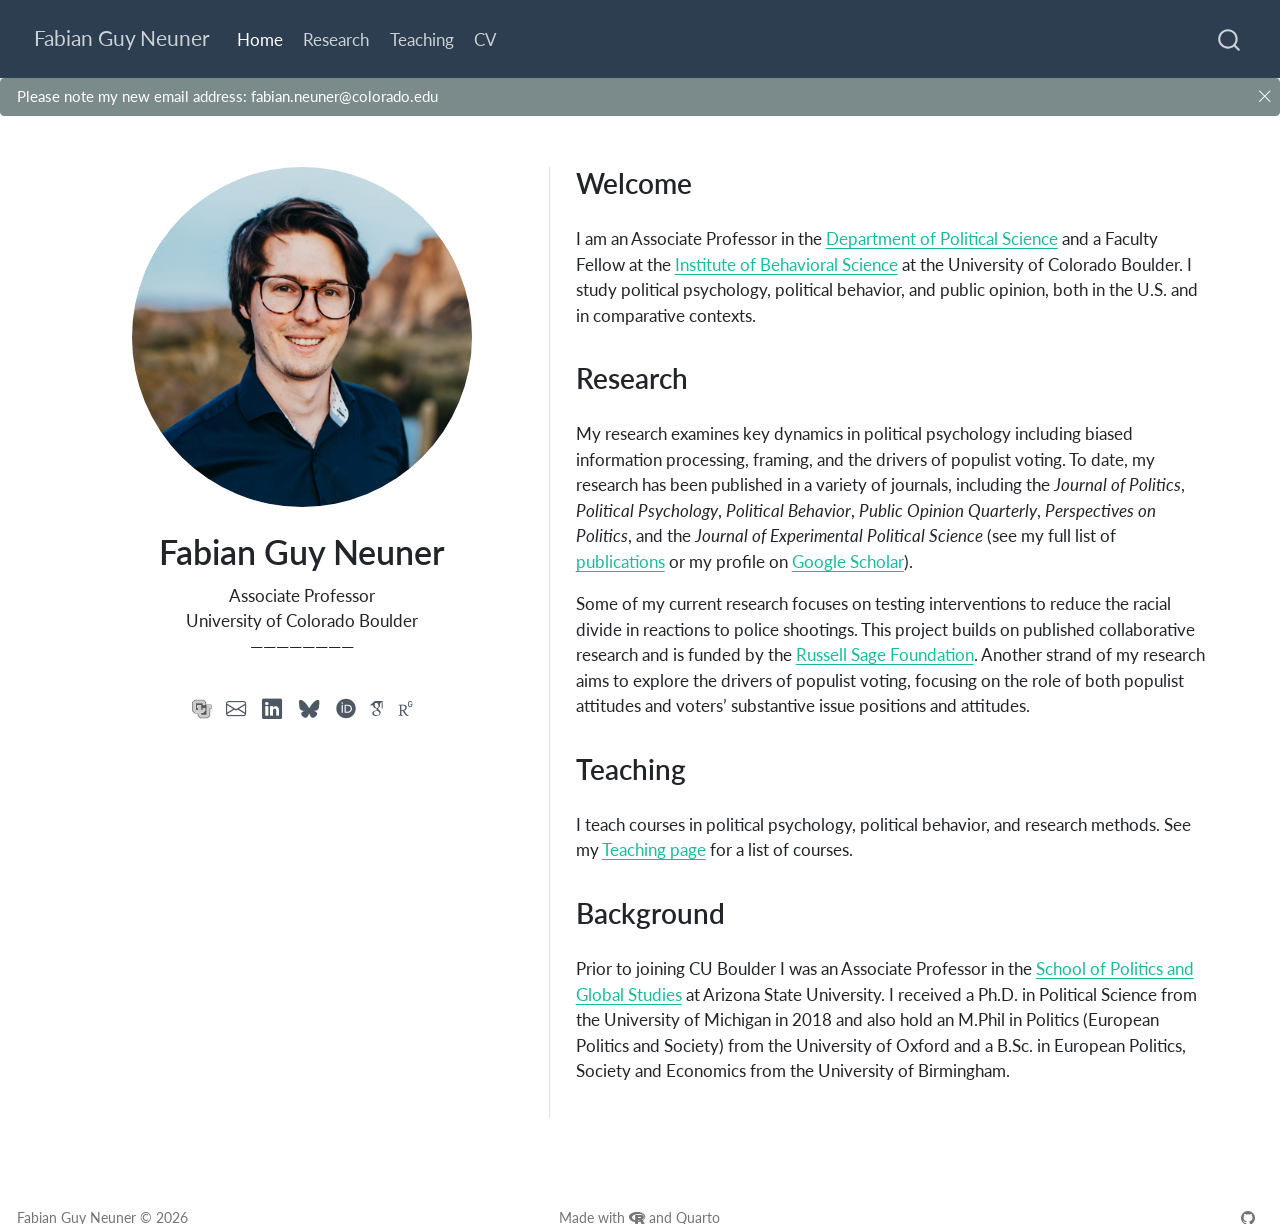
<file: docs/index.html>
<!DOCTYPE html>
<html xmlns="http://www.w3.org/1999/xhtml" lang="en" xml:lang="en"><head>

<meta charset="utf-8">
<meta name="generator" content="quarto-1.8.25">

<meta name="viewport" content="width=device-width, initial-scale=1.0, user-scalable=yes">


<title>Redirecting… – Fabian Guy Neuner</title>
<style>
code{white-space: pre-wrap;}
span.smallcaps{font-variant: small-caps;}
div.columns{display: flex; gap: min(4vw, 1.5em);}
div.column{flex: auto; overflow-x: auto;}
div.hanging-indent{margin-left: 1.5em; text-indent: -1.5em;}
ul.task-list{list-style: none;}
ul.task-list li input[type="checkbox"] {
  width: 0.8em;
  margin: 0 0.8em 0.2em -1em; /* quarto-specific, see https://github.com/quarto-dev/quarto-cli/issues/4556 */ 
  vertical-align: middle;
}
</style>


<script src="site_libs/quarto-nav/quarto-nav.js"></script>
<script src="site_libs/clipboard/clipboard.min.js"></script>
<script src="site_libs/quarto-search/autocomplete.umd.js"></script>
<script src="site_libs/quarto-search/fuse.min.js"></script>
<script src="site_libs/quarto-search/quarto-search.js"></script>
<meta name="quarto:offset" content="./">
<script src="site_libs/quarto-html/quarto.js" type="module"></script>
<script src="site_libs/quarto-html/tabsets/tabsets.js" type="module"></script>
<script src="site_libs/quarto-html/axe/axe-check.js" type="module"></script>
<script src="site_libs/quarto-html/popper.min.js"></script>
<script src="site_libs/quarto-html/tippy.umd.min.js"></script>
<script src="site_libs/quarto-html/anchor.min.js"></script>
<link href="site_libs/quarto-html/tippy.css" rel="stylesheet">
<link href="site_libs/quarto-html/quarto-syntax-highlighting-7b89279ff1a6dce999919e0e67d4d9ec.css" rel="stylesheet" id="quarto-text-highlighting-styles">
<script src="site_libs/bootstrap/bootstrap.min.js"></script>
<link href="site_libs/bootstrap/bootstrap-icons.css" rel="stylesheet">
<link href="site_libs/bootstrap/bootstrap-f93c2b1f3f0577f377aefa4848a86a36.min.css" rel="stylesheet" append-hash="true" id="quarto-bootstrap" data-mode="light">
<link href="site_libs/quarto-contrib/fontawesome6-6.7.2/all.min.css" rel="stylesheet">
<link href="site_libs/quarto-contrib/fontawesome6-6.7.2/latex-fontsize.css" rel="stylesheet">
<script id="quarto-search-options" type="application/json">{
  "location": "navbar",
  "copy-button": false,
  "collapse-after": 3,
  "panel-placement": "end",
  "type": "overlay",
  "limit": 50,
  "keyboard-shortcut": [
    "f",
    "/",
    "s"
  ],
  "show-item-context": false,
  "language": {
    "search-no-results-text": "No results",
    "search-matching-documents-text": "matching documents",
    "search-copy-link-title": "Copy link to search",
    "search-hide-matches-text": "Hide additional matches",
    "search-more-match-text": "more match in this document",
    "search-more-matches-text": "more matches in this document",
    "search-clear-button-title": "Clear",
    "search-text-placeholder": "",
    "search-detached-cancel-button-title": "Cancel",
    "search-submit-button-title": "Submit",
    "search-label": "Search"
  }
}</script>


<link rel="stylesheet" href="styles.css">
</head>

<body class="nav-fixed quarto-light">

<div id="quarto-search-results"></div>
  <header id="quarto-header" class="headroom fixed-top">
    <nav class="navbar navbar-expand-lg " data-bs-theme="dark">
      <div class="navbar-container container-fluid">
      <div class="navbar-brand-container mx-auto">
    <a href="./about.html" class="navbar-brand navbar-brand-logo">
    </a>
    <a class="navbar-brand" href="./about.html">
    <span class="navbar-title">Fabian Guy Neuner</span>
    </a>
  </div>
            <div id="quarto-search" class="" title="Search"></div>
          <button class="navbar-toggler" type="button" data-bs-toggle="collapse" data-bs-target="#navbarCollapse" aria-controls="navbarCollapse" role="menu" aria-expanded="false" aria-label="Toggle navigation" onclick="if (window.quartoToggleHeadroom) { window.quartoToggleHeadroom(); }">
  <span class="navbar-toggler-icon"></span>
</button>
          <div class="collapse navbar-collapse" id="navbarCollapse">
            <ul class="navbar-nav navbar-nav-scroll me-auto">
  <li class="nav-item">
    <a class="nav-link" href="./about.html"> 
<span class="menu-text">Home</span></a>
  </li>  
  <li class="nav-item">
    <a class="nav-link" href="./research.html"> 
<span class="menu-text">Research</span></a>
  </li>  
  <li class="nav-item">
    <a class="nav-link" href="./teaching.html"> 
<span class="menu-text">Teaching</span></a>
  </li>  
  <li class="nav-item">
    <a class="nav-link" href="./files/Neuner_CV.pdf" target="_blank"> 
<span class="menu-text">CV</span></a>
  </li>  
</ul>
          </div> <!-- /navcollapse -->
            <div class="quarto-navbar-tools">
</div>
      </div> <!-- /container-fluid -->
    </nav>
  <div id="quarto-announcement" data-announcement-id="9d5ee8ebecd3e4b2340bfb129167e5f5" class="alert alert-dark hidden"><i class="bi bi-email quarto-announcement-icon"></i><div class="quarto-announcement-content">
<p>Please note my new email address: fabian.neuner@colorado.edu</p>
</div><i class="bi bi-x-lg quarto-announcement-action"></i></div>
</header>
<!-- content -->
<div id="quarto-content" class="quarto-container page-columns page-rows-contents page-layout-article page-navbar">
<!-- sidebar -->
<!-- margin-sidebar -->
    <div id="quarto-margin-sidebar" class="sidebar margin-sidebar zindex-bottom">
        
    </div>
<!-- main -->
<main class="content" id="quarto-document-content">

<header id="title-block-header" class="quarto-title-block default">
<div class="quarto-title">
<h1 class="title">Fabian Guy Neuner</h1>
</div>



<div class="quarto-title-meta">

    
  
    
  </div>
  


</header>


<meta http-equiv="refresh" content="0; url=about.html">
<p>Redirecting to the <a href="about.html">About page</a>…</p>



</main> <!-- /main -->
<script id="quarto-html-after-body" type="application/javascript">
  window.document.addEventListener("DOMContentLoaded", function (event) {
    const icon = "";
    const anchorJS = new window.AnchorJS();
    anchorJS.options = {
      placement: 'right',
      icon: icon
    };
    anchorJS.add('.anchored');
    const isCodeAnnotation = (el) => {
      for (const clz of el.classList) {
        if (clz.startsWith('code-annotation-')) {                     
          return true;
        }
      }
      return false;
    }
    const onCopySuccess = function(e) {
      // button target
      const button = e.trigger;
      // don't keep focus
      button.blur();
      // flash "checked"
      button.classList.add('code-copy-button-checked');
      var currentTitle = button.getAttribute("title");
      button.setAttribute("title", "Copied!");
      let tooltip;
      if (window.bootstrap) {
        button.setAttribute("data-bs-toggle", "tooltip");
        button.setAttribute("data-bs-placement", "left");
        button.setAttribute("data-bs-title", "Copied!");
        tooltip = new bootstrap.Tooltip(button, 
          { trigger: "manual", 
            customClass: "code-copy-button-tooltip",
            offset: [0, -8]});
        tooltip.show();    
      }
      setTimeout(function() {
        if (tooltip) {
          tooltip.hide();
          button.removeAttribute("data-bs-title");
          button.removeAttribute("data-bs-toggle");
          button.removeAttribute("data-bs-placement");
        }
        button.setAttribute("title", currentTitle);
        button.classList.remove('code-copy-button-checked');
      }, 1000);
      // clear code selection
      e.clearSelection();
    }
    const getTextToCopy = function(trigger) {
      const outerScaffold = trigger.parentElement.cloneNode(true);
      const codeEl = outerScaffold.querySelector('code');
      for (const childEl of codeEl.children) {
        if (isCodeAnnotation(childEl)) {
          childEl.remove();
        }
      }
      return codeEl.innerText;
    }
    const clipboard = new window.ClipboardJS('.code-copy-button:not([data-in-quarto-modal])', {
      text: getTextToCopy
    });
    clipboard.on('success', onCopySuccess);
    if (window.document.getElementById('quarto-embedded-source-code-modal')) {
      const clipboardModal = new window.ClipboardJS('.code-copy-button[data-in-quarto-modal]', {
        text: getTextToCopy,
        container: window.document.getElementById('quarto-embedded-source-code-modal')
      });
      clipboardModal.on('success', onCopySuccess);
    }
      var localhostRegex = new RegExp(/^(?:http|https):\/\/localhost\:?[0-9]*\//);
      var mailtoRegex = new RegExp(/^mailto:/);
        var filterRegex = new RegExp('/' + window.location.host + '/');
      var isInternal = (href) => {
          return filterRegex.test(href) || localhostRegex.test(href) || mailtoRegex.test(href);
      }
      // Inspect non-navigation links and adorn them if external
     var links = window.document.querySelectorAll('a[href]:not(.nav-link):not(.navbar-brand):not(.toc-action):not(.sidebar-link):not(.sidebar-item-toggle):not(.pagination-link):not(.no-external):not([aria-hidden]):not(.dropdown-item):not(.quarto-navigation-tool):not(.about-link)');
      for (var i=0; i<links.length; i++) {
        const link = links[i];
        if (!isInternal(link.href)) {
          // undo the damage that might have been done by quarto-nav.js in the case of
          // links that we want to consider external
          if (link.dataset.originalHref !== undefined) {
            link.href = link.dataset.originalHref;
          }
        }
      }
    function tippyHover(el, contentFn, onTriggerFn, onUntriggerFn) {
      const config = {
        allowHTML: true,
        maxWidth: 500,
        delay: 100,
        arrow: false,
        appendTo: function(el) {
            return el.parentElement;
        },
        interactive: true,
        interactiveBorder: 10,
        theme: 'quarto',
        placement: 'bottom-start',
      };
      if (contentFn) {
        config.content = contentFn;
      }
      if (onTriggerFn) {
        config.onTrigger = onTriggerFn;
      }
      if (onUntriggerFn) {
        config.onUntrigger = onUntriggerFn;
      }
      window.tippy(el, config); 
    }
    const noterefs = window.document.querySelectorAll('a[role="doc-noteref"]');
    for (var i=0; i<noterefs.length; i++) {
      const ref = noterefs[i];
      tippyHover(ref, function() {
        // use id or data attribute instead here
        let href = ref.getAttribute('data-footnote-href') || ref.getAttribute('href');
        try { href = new URL(href).hash; } catch {}
        const id = href.replace(/^#\/?/, "");
        const note = window.document.getElementById(id);
        if (note) {
          return note.innerHTML;
        } else {
          return "";
        }
      });
    }
    const xrefs = window.document.querySelectorAll('a.quarto-xref');
    const processXRef = (id, note) => {
      // Strip column container classes
      const stripColumnClz = (el) => {
        el.classList.remove("page-full", "page-columns");
        if (el.children) {
          for (const child of el.children) {
            stripColumnClz(child);
          }
        }
      }
      stripColumnClz(note)
      if (id === null || id.startsWith('sec-')) {
        // Special case sections, only their first couple elements
        const container = document.createElement("div");
        if (note.children && note.children.length > 2) {
          container.appendChild(note.children[0].cloneNode(true));
          for (let i = 1; i < note.children.length; i++) {
            const child = note.children[i];
            if (child.tagName === "P" && child.innerText === "") {
              continue;
            } else {
              container.appendChild(child.cloneNode(true));
              break;
            }
          }
          if (window.Quarto?.typesetMath) {
            window.Quarto.typesetMath(container);
          }
          return container.innerHTML
        } else {
          if (window.Quarto?.typesetMath) {
            window.Quarto.typesetMath(note);
          }
          return note.innerHTML;
        }
      } else {
        // Remove any anchor links if they are present
        const anchorLink = note.querySelector('a.anchorjs-link');
        if (anchorLink) {
          anchorLink.remove();
        }
        if (window.Quarto?.typesetMath) {
          window.Quarto.typesetMath(note);
        }
        if (note.classList.contains("callout")) {
          return note.outerHTML;
        } else {
          return note.innerHTML;
        }
      }
    }
    for (var i=0; i<xrefs.length; i++) {
      const xref = xrefs[i];
      tippyHover(xref, undefined, function(instance) {
        instance.disable();
        let url = xref.getAttribute('href');
        let hash = undefined; 
        if (url.startsWith('#')) {
          hash = url;
        } else {
          try { hash = new URL(url).hash; } catch {}
        }
        if (hash) {
          const id = hash.replace(/^#\/?/, "");
          const note = window.document.getElementById(id);
          if (note !== null) {
            try {
              const html = processXRef(id, note.cloneNode(true));
              instance.setContent(html);
            } finally {
              instance.enable();
              instance.show();
            }
          } else {
            // See if we can fetch this
            fetch(url.split('#')[0])
            .then(res => res.text())
            .then(html => {
              const parser = new DOMParser();
              const htmlDoc = parser.parseFromString(html, "text/html");
              const note = htmlDoc.getElementById(id);
              if (note !== null) {
                const html = processXRef(id, note);
                instance.setContent(html);
              } 
            }).finally(() => {
              instance.enable();
              instance.show();
            });
          }
        } else {
          // See if we can fetch a full url (with no hash to target)
          // This is a special case and we should probably do some content thinning / targeting
          fetch(url)
          .then(res => res.text())
          .then(html => {
            const parser = new DOMParser();
            const htmlDoc = parser.parseFromString(html, "text/html");
            const note = htmlDoc.querySelector('main.content');
            if (note !== null) {
              // This should only happen for chapter cross references
              // (since there is no id in the URL)
              // remove the first header
              if (note.children.length > 0 && note.children[0].tagName === "HEADER") {
                note.children[0].remove();
              }
              const html = processXRef(null, note);
              instance.setContent(html);
            } 
          }).finally(() => {
            instance.enable();
            instance.show();
          });
        }
      }, function(instance) {
      });
    }
        let selectedAnnoteEl;
        const selectorForAnnotation = ( cell, annotation) => {
          let cellAttr = 'data-code-cell="' + cell + '"';
          let lineAttr = 'data-code-annotation="' +  annotation + '"';
          const selector = 'span[' + cellAttr + '][' + lineAttr + ']';
          return selector;
        }
        const selectCodeLines = (annoteEl) => {
          const doc = window.document;
          const targetCell = annoteEl.getAttribute("data-target-cell");
          const targetAnnotation = annoteEl.getAttribute("data-target-annotation");
          const annoteSpan = window.document.querySelector(selectorForAnnotation(targetCell, targetAnnotation));
          const lines = annoteSpan.getAttribute("data-code-lines").split(",");
          const lineIds = lines.map((line) => {
            return targetCell + "-" + line;
          })
          let top = null;
          let height = null;
          let parent = null;
          if (lineIds.length > 0) {
              //compute the position of the single el (top and bottom and make a div)
              const el = window.document.getElementById(lineIds[0]);
              top = el.offsetTop;
              height = el.offsetHeight;
              parent = el.parentElement.parentElement;
            if (lineIds.length > 1) {
              const lastEl = window.document.getElementById(lineIds[lineIds.length - 1]);
              const bottom = lastEl.offsetTop + lastEl.offsetHeight;
              height = bottom - top;
            }
            if (top !== null && height !== null && parent !== null) {
              // cook up a div (if necessary) and position it 
              let div = window.document.getElementById("code-annotation-line-highlight");
              if (div === null) {
                div = window.document.createElement("div");
                div.setAttribute("id", "code-annotation-line-highlight");
                div.style.position = 'absolute';
                parent.appendChild(div);
              }
              div.style.top = top - 2 + "px";
              div.style.height = height + 4 + "px";
              div.style.left = 0;
              let gutterDiv = window.document.getElementById("code-annotation-line-highlight-gutter");
              if (gutterDiv === null) {
                gutterDiv = window.document.createElement("div");
                gutterDiv.setAttribute("id", "code-annotation-line-highlight-gutter");
                gutterDiv.style.position = 'absolute';
                const codeCell = window.document.getElementById(targetCell);
                const gutter = codeCell.querySelector('.code-annotation-gutter');
                gutter.appendChild(gutterDiv);
              }
              gutterDiv.style.top = top - 2 + "px";
              gutterDiv.style.height = height + 4 + "px";
            }
            selectedAnnoteEl = annoteEl;
          }
        };
        const unselectCodeLines = () => {
          const elementsIds = ["code-annotation-line-highlight", "code-annotation-line-highlight-gutter"];
          elementsIds.forEach((elId) => {
            const div = window.document.getElementById(elId);
            if (div) {
              div.remove();
            }
          });
          selectedAnnoteEl = undefined;
        };
          // Handle positioning of the toggle
      window.addEventListener(
        "resize",
        throttle(() => {
          elRect = undefined;
          if (selectedAnnoteEl) {
            selectCodeLines(selectedAnnoteEl);
          }
        }, 10)
      );
      function throttle(fn, ms) {
      let throttle = false;
      let timer;
        return (...args) => {
          if(!throttle) { // first call gets through
              fn.apply(this, args);
              throttle = true;
          } else { // all the others get throttled
              if(timer) clearTimeout(timer); // cancel #2
              timer = setTimeout(() => {
                fn.apply(this, args);
                timer = throttle = false;
              }, ms);
          }
        };
      }
        // Attach click handler to the DT
        const annoteDls = window.document.querySelectorAll('dt[data-target-cell]');
        for (const annoteDlNode of annoteDls) {
          annoteDlNode.addEventListener('click', (event) => {
            const clickedEl = event.target;
            if (clickedEl !== selectedAnnoteEl) {
              unselectCodeLines();
              const activeEl = window.document.querySelector('dt[data-target-cell].code-annotation-active');
              if (activeEl) {
                activeEl.classList.remove('code-annotation-active');
              }
              selectCodeLines(clickedEl);
              clickedEl.classList.add('code-annotation-active');
            } else {
              // Unselect the line
              unselectCodeLines();
              clickedEl.classList.remove('code-annotation-active');
            }
          });
        }
    const findCites = (el) => {
      const parentEl = el.parentElement;
      if (parentEl) {
        const cites = parentEl.dataset.cites;
        if (cites) {
          return {
            el,
            cites: cites.split(' ')
          };
        } else {
          return findCites(el.parentElement)
        }
      } else {
        return undefined;
      }
    };
    var bibliorefs = window.document.querySelectorAll('a[role="doc-biblioref"]');
    for (var i=0; i<bibliorefs.length; i++) {
      const ref = bibliorefs[i];
      const citeInfo = findCites(ref);
      if (citeInfo) {
        tippyHover(citeInfo.el, function() {
          var popup = window.document.createElement('div');
          citeInfo.cites.forEach(function(cite) {
            var citeDiv = window.document.createElement('div');
            citeDiv.classList.add('hanging-indent');
            citeDiv.classList.add('csl-entry');
            var biblioDiv = window.document.getElementById('ref-' + cite);
            if (biblioDiv) {
              citeDiv.innerHTML = biblioDiv.innerHTML;
            }
            popup.appendChild(citeDiv);
          });
          return popup.innerHTML;
        });
      }
    }
  });
  </script>
</div> <!-- /content -->
<footer class="footer">
  <div class="nav-footer">
    <div class="nav-footer-left">
Fabian Guy Neuner ©
<script>document.write(new Date().getFullYear())</script>
</div>   
    <div class="nav-footer-center">
<p><span>Made with <i class="fa-brands fa-r-project" aria-label="r-project"></i> and <a href="https://quarto.org/">Quarto</a></span></p>
</div>
    <div class="nav-footer-right">
      <ul class="footer-items list-unstyled">
    <li class="nav-item compact">
    <a class="nav-link" href="https://github.com/fgneuner" target="_blank">
      <i class="bi bi-github" role="img">
</i> 
    </a>
  </li>  
</ul>
    </div>
  </div>
</footer>




</body></html>
</file>
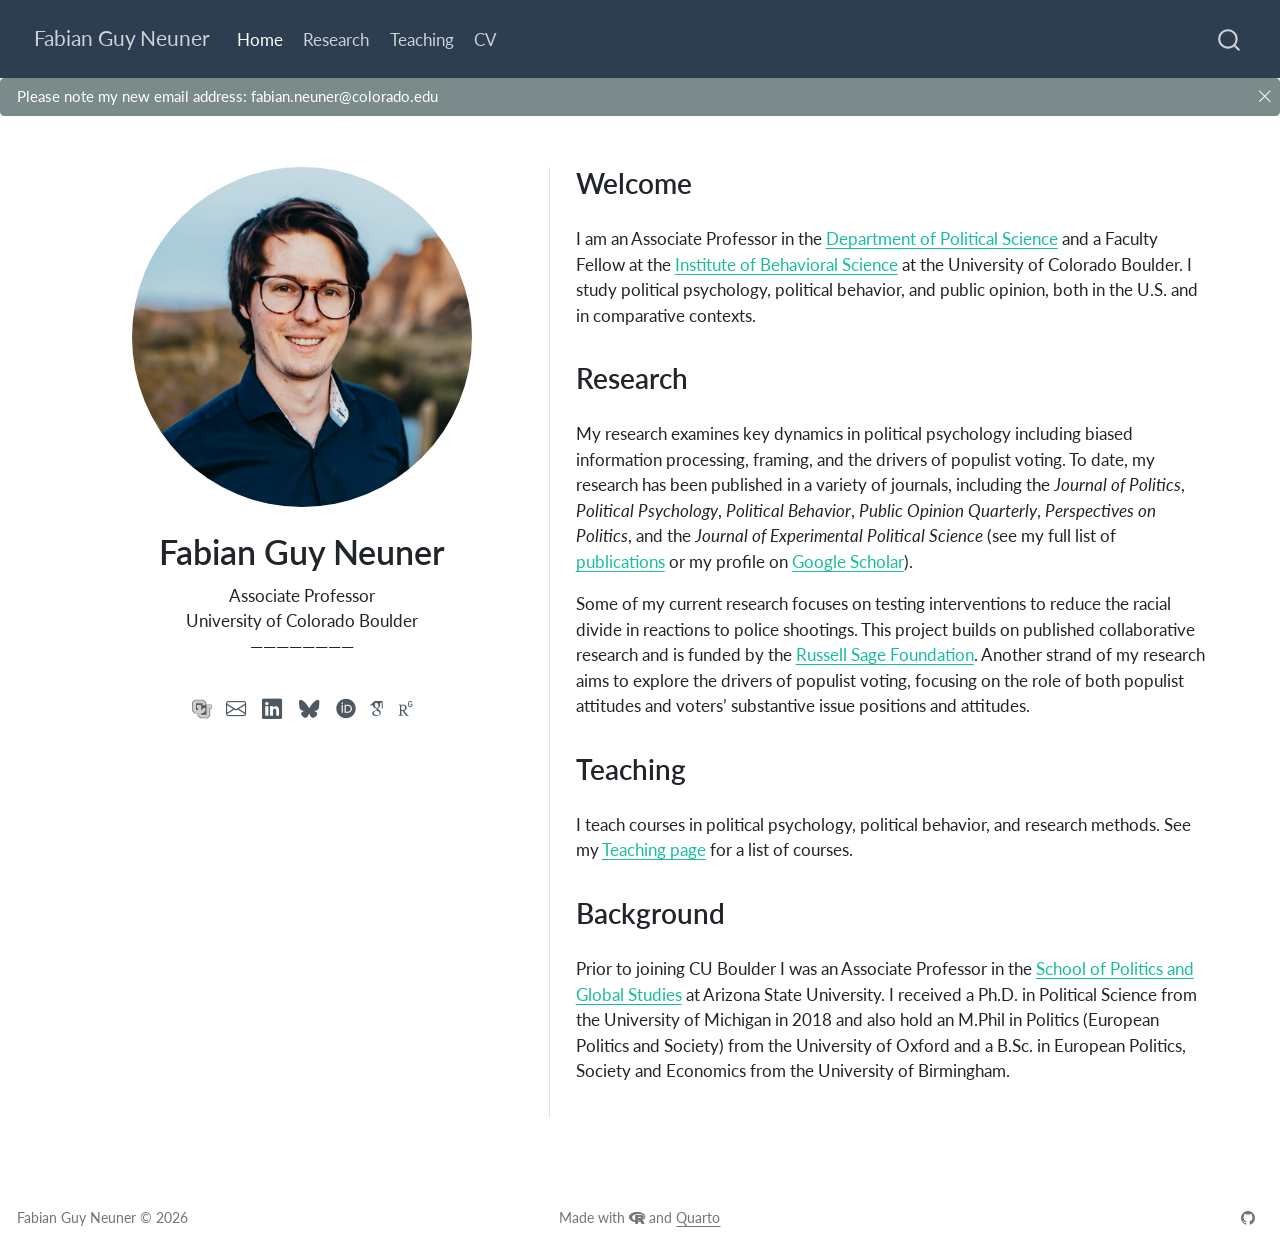
<file: docs/about.html>
<!DOCTYPE html>
<html xmlns="http://www.w3.org/1999/xhtml" lang="en" xml:lang="en"><head>

<meta charset="utf-8">
<meta name="generator" content="quarto-1.8.25">

<meta name="viewport" content="width=device-width, initial-scale=1.0, user-scalable=yes">


<title>Home – Fabian Guy Neuner</title>
<style>
code{white-space: pre-wrap;}
span.smallcaps{font-variant: small-caps;}
div.columns{display: flex; gap: min(4vw, 1.5em);}
div.column{flex: auto; overflow-x: auto;}
div.hanging-indent{margin-left: 1.5em; text-indent: -1.5em;}
ul.task-list{list-style: none;}
ul.task-list li input[type="checkbox"] {
  width: 0.8em;
  margin: 0 0.8em 0.2em -1em; /* quarto-specific, see https://github.com/quarto-dev/quarto-cli/issues/4556 */ 
  vertical-align: middle;
}
</style>


<script src="site_libs/quarto-nav/quarto-nav.js"></script>
<script src="site_libs/clipboard/clipboard.min.js"></script>
<script src="site_libs/quarto-search/autocomplete.umd.js"></script>
<script src="site_libs/quarto-search/fuse.min.js"></script>
<script src="site_libs/quarto-search/quarto-search.js"></script>
<meta name="quarto:offset" content="./">
<script src="site_libs/quarto-html/quarto.js" type="module"></script>
<script src="site_libs/quarto-html/tabsets/tabsets.js" type="module"></script>
<script src="site_libs/quarto-html/axe/axe-check.js" type="module"></script>
<script src="site_libs/quarto-html/popper.min.js"></script>
<script src="site_libs/quarto-html/tippy.umd.min.js"></script>
<link href="site_libs/quarto-html/tippy.css" rel="stylesheet">
<link href="site_libs/quarto-html/quarto-syntax-highlighting-7b89279ff1a6dce999919e0e67d4d9ec.css" rel="stylesheet" id="quarto-text-highlighting-styles">
<script src="site_libs/bootstrap/bootstrap.min.js"></script>
<link href="site_libs/bootstrap/bootstrap-icons.css" rel="stylesheet">
<link href="site_libs/bootstrap/bootstrap-f93c2b1f3f0577f377aefa4848a86a36.min.css" rel="stylesheet" append-hash="true" id="quarto-bootstrap" data-mode="light">
<link href="site_libs/quarto-contrib/fontawesome6-6.7.2/all.min.css" rel="stylesheet">
<link href="site_libs/quarto-contrib/fontawesome6-6.7.2/latex-fontsize.css" rel="stylesheet">
<link href="site_libs/quarto-contrib/academicons-1.9.4/all.css" rel="stylesheet">
<link href="site_libs/quarto-contrib/academicons-1.9.4/size.css" rel="stylesheet">
<script id="quarto-search-options" type="application/json">{
  "location": "navbar",
  "copy-button": false,
  "collapse-after": 3,
  "panel-placement": "end",
  "type": "overlay",
  "limit": 50,
  "keyboard-shortcut": [
    "f",
    "/",
    "s"
  ],
  "show-item-context": false,
  "language": {
    "search-no-results-text": "No results",
    "search-matching-documents-text": "matching documents",
    "search-copy-link-title": "Copy link to search",
    "search-hide-matches-text": "Hide additional matches",
    "search-more-match-text": "more match in this document",
    "search-more-matches-text": "more matches in this document",
    "search-clear-button-title": "Clear",
    "search-text-placeholder": "",
    "search-detached-cancel-button-title": "Cancel",
    "search-submit-button-title": "Submit",
    "search-label": "Search"
  }
}</script>


<link rel="stylesheet" href="styles.css">
</head>

<body class="nav-fixed quarto-light">

<div id="quarto-search-results"></div>
  <header id="quarto-header" class="headroom fixed-top">
    <nav class="navbar navbar-expand-lg " data-bs-theme="dark">
      <div class="navbar-container container-fluid">
      <div class="navbar-brand-container mx-auto">
    <a href="./about.html" class="navbar-brand navbar-brand-logo">
    </a>
    <a class="navbar-brand" href="./about.html">
    <span class="navbar-title">Fabian Guy Neuner</span>
    </a>
  </div>
            <div id="quarto-search" class="" title="Search"></div>
          <button class="navbar-toggler" type="button" data-bs-toggle="collapse" data-bs-target="#navbarCollapse" aria-controls="navbarCollapse" role="menu" aria-expanded="false" aria-label="Toggle navigation" onclick="if (window.quartoToggleHeadroom) { window.quartoToggleHeadroom(); }">
  <span class="navbar-toggler-icon"></span>
</button>
          <div class="collapse navbar-collapse" id="navbarCollapse">
            <ul class="navbar-nav navbar-nav-scroll me-auto">
  <li class="nav-item">
    <a class="nav-link active" href="./about.html" aria-current="page"> 
<span class="menu-text">Home</span></a>
  </li>  
  <li class="nav-item">
    <a class="nav-link" href="./research.html"> 
<span class="menu-text">Research</span></a>
  </li>  
  <li class="nav-item">
    <a class="nav-link" href="./teaching.html"> 
<span class="menu-text">Teaching</span></a>
  </li>  
  <li class="nav-item">
    <a class="nav-link" href="./files/Neuner_CV.pdf" target="_blank"> 
<span class="menu-text">CV</span></a>
  </li>  
</ul>
          </div> <!-- /navcollapse -->
            <div class="quarto-navbar-tools">
</div>
      </div> <!-- /container-fluid -->
    </nav>
  <div id="quarto-announcement" data-announcement-id="9d5ee8ebecd3e4b2340bfb129167e5f5" class="alert alert-dark hidden"><i class="bi bi-email quarto-announcement-icon"></i><div class="quarto-announcement-content">
<p>Please note my new email address: fabian.neuner@colorado.edu</p>
</div><i class="bi bi-x-lg quarto-announcement-action"></i></div>
</header>
<!-- content -->
<div id="quarto-content" class="quarto-container page-columns page-rows-contents page-layout-full page-navbar">
<!-- sidebar -->
<!-- margin-sidebar -->
    
<!-- main -->
<div class="quarto-about-trestles column-page">
  <div class="about-entity">
    <img src="files/Neuner_Headshot.JPG" class="about-image
  round " style="height: 20rem; width: 20rem;">
<header id="title-block-header" class="quarto-title-block default">
<div class="quarto-title">
<h1 class="title">Fabian Guy Neuner</h1>
<p class="subtitle lead"></p><p>Associate Professor<br>
University of Colorado Boulder<br>
————————</p><p></p>
</div>
<div class="quarto-title-meta column-page">
  </div>
</header>
    <div class="about-links">
  <a href="https://www.colorado.edu/polisci/fabian-neuner" class="about-link" rel="" target="_blank">
     <span class="about-link-text"><img src="files/cu-logo.png" alt="CU Boulder faculty profile" class="about-link-cu-logo"></span>
  </a>
  <a href="mailto:fabian.neuner@colorado.edu" class="about-link" rel="" target="">
    <i class="bi bi-envelope"></i>
     <span class="about-link-text"></span>
  </a>
  <a href="https://www.linkedin.com/in/fabian-neuner-b8799a402/" class="about-link" rel="" target="_blank">
    <i class="bi bi-linkedin"></i>
     <span class="about-link-text"></span>
  </a>
  <a href="https://bsky.app/profile/fabianneuner.bsky.social" class="about-link" rel="" target="_blank">
    <i class="bi bi-bluesky"></i>
     <span class="about-link-text"></span>
  </a>
  <a href="https://orcid.org/0000-0001-9357-0552" class="about-link" rel="" target="_blank">
     <span class="about-link-text"><i class="ai  ai-orcid" aria-label="orcid"></i></span>
  </a>
  <a href="https://scholar.google.com/citations?user=1XK6nFAAAAAJ&amp;hl=en&amp;oi=ao" class="about-link" rel="" target="_blank">
     <span class="about-link-text"><i class="ai  ai-google-scholar" aria-label="google-scholar"></i></span>
  </a>
  <a href="https://www.researchgate.net/profile/Fabian-Neuner?ev=hdr_xprf" class="about-link" rel="" target="_blank">
     <span class="about-link-text"><i class="ai  ai-researchgate" aria-label="researchgate"></i></span>
  </a>
</div>
  </div>
  <div class="about-contents"><main class="content column-page" id="quarto-document-content">
<section id="welcome" class="level2">
<h2 data-anchor-id="welcome">Welcome</h2>
<p>I am an Associate Professor in the <a href="https://www.colorado.edu/polisci/">Department of Political Science</a> and a Faculty Fellow at the <a href="https://ibs.colorado.edu/">Institute of Behavioral Science</a> at the University of Colorado Boulder. I study political psychology, political behavior, and public opinion, both in the U.S. and in comparative contexts.</p>
</section>
<section id="research" class="level2">
<h2 data-anchor-id="research">Research</h2>
<p>My research examines key dynamics in political psychology including biased information processing, framing, and the drivers of populist voting. To date, my research has been published in a variety of journals, including the <em>Journal of Politics</em>, <em>Political Psychology</em>, <em>Political Behavior</em>, <em>Public Opinion Quarterly</em>, <em>Perspectives on Politics</em>, and the <em>Journal of Experimental Political Science</em> (see my full list of <a href="./research.html">publications</a> or my profile on <a href="https://scholar.google.com/citations?user=1XK6nFAAAAAJ&amp;hl=en&amp;oi=ao">Google Scholar</a>).</p>
<p>Some of my current research focuses on testing interventions to reduce the racial divide in reactions to police shootings. This project builds on published collaborative research and is funded by the <a href="https://www.russellsage.org/awarded-project/reducing-racial-polarization-reactions-police-use-force-identifying-mechanisms-and">Russell Sage Foundation</a>. Another strand of my research aims to explore the drivers of populist voting, focusing on the role of both populist attitudes and voters’ substantive issue positions and attitudes.</p>
</section>
<section id="teaching" class="level2">
<h2 data-anchor-id="teaching">Teaching</h2>
<p>I teach courses in political psychology, political behavior, and research methods. See my <a href="./teaching.html">Teaching page</a> for a list of courses.</p>
</section>
<section id="background" class="level2">
<h2 data-anchor-id="background">Background</h2>
<p>Prior to joining CU Boulder I was an Associate Professor in the <a href="https://spgs.asu.edu/">School of Politics and Global Studies</a> at Arizona State University. I received a Ph.D.&nbsp;in Political Science from the University of Michigan in 2018 and also hold an M.Phil in Politics (European Politics and Society) from the University of Oxford and a B.Sc. in European Politics, Society and Economics from the University of Birmingham.</p>


</section>
</main></div>
</div>
 <!-- /main -->
<script id="quarto-html-after-body" type="application/javascript">
  window.document.addEventListener("DOMContentLoaded", function (event) {
    const isCodeAnnotation = (el) => {
      for (const clz of el.classList) {
        if (clz.startsWith('code-annotation-')) {                     
          return true;
        }
      }
      return false;
    }
    const onCopySuccess = function(e) {
      // button target
      const button = e.trigger;
      // don't keep focus
      button.blur();
      // flash "checked"
      button.classList.add('code-copy-button-checked');
      var currentTitle = button.getAttribute("title");
      button.setAttribute("title", "Copied!");
      let tooltip;
      if (window.bootstrap) {
        button.setAttribute("data-bs-toggle", "tooltip");
        button.setAttribute("data-bs-placement", "left");
        button.setAttribute("data-bs-title", "Copied!");
        tooltip = new bootstrap.Tooltip(button, 
          { trigger: "manual", 
            customClass: "code-copy-button-tooltip",
            offset: [0, -8]});
        tooltip.show();    
      }
      setTimeout(function() {
        if (tooltip) {
          tooltip.hide();
          button.removeAttribute("data-bs-title");
          button.removeAttribute("data-bs-toggle");
          button.removeAttribute("data-bs-placement");
        }
        button.setAttribute("title", currentTitle);
        button.classList.remove('code-copy-button-checked');
      }, 1000);
      // clear code selection
      e.clearSelection();
    }
    const getTextToCopy = function(trigger) {
      const outerScaffold = trigger.parentElement.cloneNode(true);
      const codeEl = outerScaffold.querySelector('code');
      for (const childEl of codeEl.children) {
        if (isCodeAnnotation(childEl)) {
          childEl.remove();
        }
      }
      return codeEl.innerText;
    }
    const clipboard = new window.ClipboardJS('.code-copy-button:not([data-in-quarto-modal])', {
      text: getTextToCopy
    });
    clipboard.on('success', onCopySuccess);
    if (window.document.getElementById('quarto-embedded-source-code-modal')) {
      const clipboardModal = new window.ClipboardJS('.code-copy-button[data-in-quarto-modal]', {
        text: getTextToCopy,
        container: window.document.getElementById('quarto-embedded-source-code-modal')
      });
      clipboardModal.on('success', onCopySuccess);
    }
      var localhostRegex = new RegExp(/^(?:http|https):\/\/localhost\:?[0-9]*\//);
      var mailtoRegex = new RegExp(/^mailto:/);
        var filterRegex = new RegExp('/' + window.location.host + '/');
      var isInternal = (href) => {
          return filterRegex.test(href) || localhostRegex.test(href) || mailtoRegex.test(href);
      }
      // Inspect non-navigation links and adorn them if external
     var links = window.document.querySelectorAll('a[href]:not(.nav-link):not(.navbar-brand):not(.toc-action):not(.sidebar-link):not(.sidebar-item-toggle):not(.pagination-link):not(.no-external):not([aria-hidden]):not(.dropdown-item):not(.quarto-navigation-tool):not(.about-link)');
      for (var i=0; i<links.length; i++) {
        const link = links[i];
        if (!isInternal(link.href)) {
          // undo the damage that might have been done by quarto-nav.js in the case of
          // links that we want to consider external
          if (link.dataset.originalHref !== undefined) {
            link.href = link.dataset.originalHref;
          }
        }
      }
    function tippyHover(el, contentFn, onTriggerFn, onUntriggerFn) {
      const config = {
        allowHTML: true,
        maxWidth: 500,
        delay: 100,
        arrow: false,
        appendTo: function(el) {
            return el.parentElement;
        },
        interactive: true,
        interactiveBorder: 10,
        theme: 'quarto',
        placement: 'bottom-start',
      };
      if (contentFn) {
        config.content = contentFn;
      }
      if (onTriggerFn) {
        config.onTrigger = onTriggerFn;
      }
      if (onUntriggerFn) {
        config.onUntrigger = onUntriggerFn;
      }
      window.tippy(el, config); 
    }
    const noterefs = window.document.querySelectorAll('a[role="doc-noteref"]');
    for (var i=0; i<noterefs.length; i++) {
      const ref = noterefs[i];
      tippyHover(ref, function() {
        // use id or data attribute instead here
        let href = ref.getAttribute('data-footnote-href') || ref.getAttribute('href');
        try { href = new URL(href).hash; } catch {}
        const id = href.replace(/^#\/?/, "");
        const note = window.document.getElementById(id);
        if (note) {
          return note.innerHTML;
        } else {
          return "";
        }
      });
    }
    const xrefs = window.document.querySelectorAll('a.quarto-xref');
    const processXRef = (id, note) => {
      // Strip column container classes
      const stripColumnClz = (el) => {
        el.classList.remove("page-full", "page-columns");
        if (el.children) {
          for (const child of el.children) {
            stripColumnClz(child);
          }
        }
      }
      stripColumnClz(note)
      if (id === null || id.startsWith('sec-')) {
        // Special case sections, only their first couple elements
        const container = document.createElement("div");
        if (note.children && note.children.length > 2) {
          container.appendChild(note.children[0].cloneNode(true));
          for (let i = 1; i < note.children.length; i++) {
            const child = note.children[i];
            if (child.tagName === "P" && child.innerText === "") {
              continue;
            } else {
              container.appendChild(child.cloneNode(true));
              break;
            }
          }
          if (window.Quarto?.typesetMath) {
            window.Quarto.typesetMath(container);
          }
          return container.innerHTML
        } else {
          if (window.Quarto?.typesetMath) {
            window.Quarto.typesetMath(note);
          }
          return note.innerHTML;
        }
      } else {
        // Remove any anchor links if they are present
        const anchorLink = note.querySelector('a.anchorjs-link');
        if (anchorLink) {
          anchorLink.remove();
        }
        if (window.Quarto?.typesetMath) {
          window.Quarto.typesetMath(note);
        }
        if (note.classList.contains("callout")) {
          return note.outerHTML;
        } else {
          return note.innerHTML;
        }
      }
    }
    for (var i=0; i<xrefs.length; i++) {
      const xref = xrefs[i];
      tippyHover(xref, undefined, function(instance) {
        instance.disable();
        let url = xref.getAttribute('href');
        let hash = undefined; 
        if (url.startsWith('#')) {
          hash = url;
        } else {
          try { hash = new URL(url).hash; } catch {}
        }
        if (hash) {
          const id = hash.replace(/^#\/?/, "");
          const note = window.document.getElementById(id);
          if (note !== null) {
            try {
              const html = processXRef(id, note.cloneNode(true));
              instance.setContent(html);
            } finally {
              instance.enable();
              instance.show();
            }
          } else {
            // See if we can fetch this
            fetch(url.split('#')[0])
            .then(res => res.text())
            .then(html => {
              const parser = new DOMParser();
              const htmlDoc = parser.parseFromString(html, "text/html");
              const note = htmlDoc.getElementById(id);
              if (note !== null) {
                const html = processXRef(id, note);
                instance.setContent(html);
              } 
            }).finally(() => {
              instance.enable();
              instance.show();
            });
          }
        } else {
          // See if we can fetch a full url (with no hash to target)
          // This is a special case and we should probably do some content thinning / targeting
          fetch(url)
          .then(res => res.text())
          .then(html => {
            const parser = new DOMParser();
            const htmlDoc = parser.parseFromString(html, "text/html");
            const note = htmlDoc.querySelector('main.content');
            if (note !== null) {
              // This should only happen for chapter cross references
              // (since there is no id in the URL)
              // remove the first header
              if (note.children.length > 0 && note.children[0].tagName === "HEADER") {
                note.children[0].remove();
              }
              const html = processXRef(null, note);
              instance.setContent(html);
            } 
          }).finally(() => {
            instance.enable();
            instance.show();
          });
        }
      }, function(instance) {
      });
    }
        let selectedAnnoteEl;
        const selectorForAnnotation = ( cell, annotation) => {
          let cellAttr = 'data-code-cell="' + cell + '"';
          let lineAttr = 'data-code-annotation="' +  annotation + '"';
          const selector = 'span[' + cellAttr + '][' + lineAttr + ']';
          return selector;
        }
        const selectCodeLines = (annoteEl) => {
          const doc = window.document;
          const targetCell = annoteEl.getAttribute("data-target-cell");
          const targetAnnotation = annoteEl.getAttribute("data-target-annotation");
          const annoteSpan = window.document.querySelector(selectorForAnnotation(targetCell, targetAnnotation));
          const lines = annoteSpan.getAttribute("data-code-lines").split(",");
          const lineIds = lines.map((line) => {
            return targetCell + "-" + line;
          })
          let top = null;
          let height = null;
          let parent = null;
          if (lineIds.length > 0) {
              //compute the position of the single el (top and bottom and make a div)
              const el = window.document.getElementById(lineIds[0]);
              top = el.offsetTop;
              height = el.offsetHeight;
              parent = el.parentElement.parentElement;
            if (lineIds.length > 1) {
              const lastEl = window.document.getElementById(lineIds[lineIds.length - 1]);
              const bottom = lastEl.offsetTop + lastEl.offsetHeight;
              height = bottom - top;
            }
            if (top !== null && height !== null && parent !== null) {
              // cook up a div (if necessary) and position it 
              let div = window.document.getElementById("code-annotation-line-highlight");
              if (div === null) {
                div = window.document.createElement("div");
                div.setAttribute("id", "code-annotation-line-highlight");
                div.style.position = 'absolute';
                parent.appendChild(div);
              }
              div.style.top = top - 2 + "px";
              div.style.height = height + 4 + "px";
              div.style.left = 0;
              let gutterDiv = window.document.getElementById("code-annotation-line-highlight-gutter");
              if (gutterDiv === null) {
                gutterDiv = window.document.createElement("div");
                gutterDiv.setAttribute("id", "code-annotation-line-highlight-gutter");
                gutterDiv.style.position = 'absolute';
                const codeCell = window.document.getElementById(targetCell);
                const gutter = codeCell.querySelector('.code-annotation-gutter');
                gutter.appendChild(gutterDiv);
              }
              gutterDiv.style.top = top - 2 + "px";
              gutterDiv.style.height = height + 4 + "px";
            }
            selectedAnnoteEl = annoteEl;
          }
        };
        const unselectCodeLines = () => {
          const elementsIds = ["code-annotation-line-highlight", "code-annotation-line-highlight-gutter"];
          elementsIds.forEach((elId) => {
            const div = window.document.getElementById(elId);
            if (div) {
              div.remove();
            }
          });
          selectedAnnoteEl = undefined;
        };
          // Handle positioning of the toggle
      window.addEventListener(
        "resize",
        throttle(() => {
          elRect = undefined;
          if (selectedAnnoteEl) {
            selectCodeLines(selectedAnnoteEl);
          }
        }, 10)
      );
      function throttle(fn, ms) {
      let throttle = false;
      let timer;
        return (...args) => {
          if(!throttle) { // first call gets through
              fn.apply(this, args);
              throttle = true;
          } else { // all the others get throttled
              if(timer) clearTimeout(timer); // cancel #2
              timer = setTimeout(() => {
                fn.apply(this, args);
                timer = throttle = false;
              }, ms);
          }
        };
      }
        // Attach click handler to the DT
        const annoteDls = window.document.querySelectorAll('dt[data-target-cell]');
        for (const annoteDlNode of annoteDls) {
          annoteDlNode.addEventListener('click', (event) => {
            const clickedEl = event.target;
            if (clickedEl !== selectedAnnoteEl) {
              unselectCodeLines();
              const activeEl = window.document.querySelector('dt[data-target-cell].code-annotation-active');
              if (activeEl) {
                activeEl.classList.remove('code-annotation-active');
              }
              selectCodeLines(clickedEl);
              clickedEl.classList.add('code-annotation-active');
            } else {
              // Unselect the line
              unselectCodeLines();
              clickedEl.classList.remove('code-annotation-active');
            }
          });
        }
    const findCites = (el) => {
      const parentEl = el.parentElement;
      if (parentEl) {
        const cites = parentEl.dataset.cites;
        if (cites) {
          return {
            el,
            cites: cites.split(' ')
          };
        } else {
          return findCites(el.parentElement)
        }
      } else {
        return undefined;
      }
    };
    var bibliorefs = window.document.querySelectorAll('a[role="doc-biblioref"]');
    for (var i=0; i<bibliorefs.length; i++) {
      const ref = bibliorefs[i];
      const citeInfo = findCites(ref);
      if (citeInfo) {
        tippyHover(citeInfo.el, function() {
          var popup = window.document.createElement('div');
          citeInfo.cites.forEach(function(cite) {
            var citeDiv = window.document.createElement('div');
            citeDiv.classList.add('hanging-indent');
            citeDiv.classList.add('csl-entry');
            var biblioDiv = window.document.getElementById('ref-' + cite);
            if (biblioDiv) {
              citeDiv.innerHTML = biblioDiv.innerHTML;
            }
            popup.appendChild(citeDiv);
          });
          return popup.innerHTML;
        });
      }
    }
  });
  </script>
</div> <!-- /content -->
<footer class="footer">
  <div class="nav-footer">
    <div class="nav-footer-left">
Fabian Guy Neuner ©
<script>document.write(new Date().getFullYear())</script>
</div>   
    <div class="nav-footer-center">
<p><span>Made with <i class="fa-brands fa-r-project" aria-label="r-project"></i> and <a href="https://quarto.org/">Quarto</a></span></p>
</div>
    <div class="nav-footer-right">
      <ul class="footer-items list-unstyled">
    <li class="nav-item compact">
    <a class="nav-link" href="https://github.com/fgneuner" target="_blank">
      <i class="bi bi-github" role="img">
</i> 
    </a>
  </li>  
</ul>
    </div>
  </div>
</footer>




</body></html>
</file>
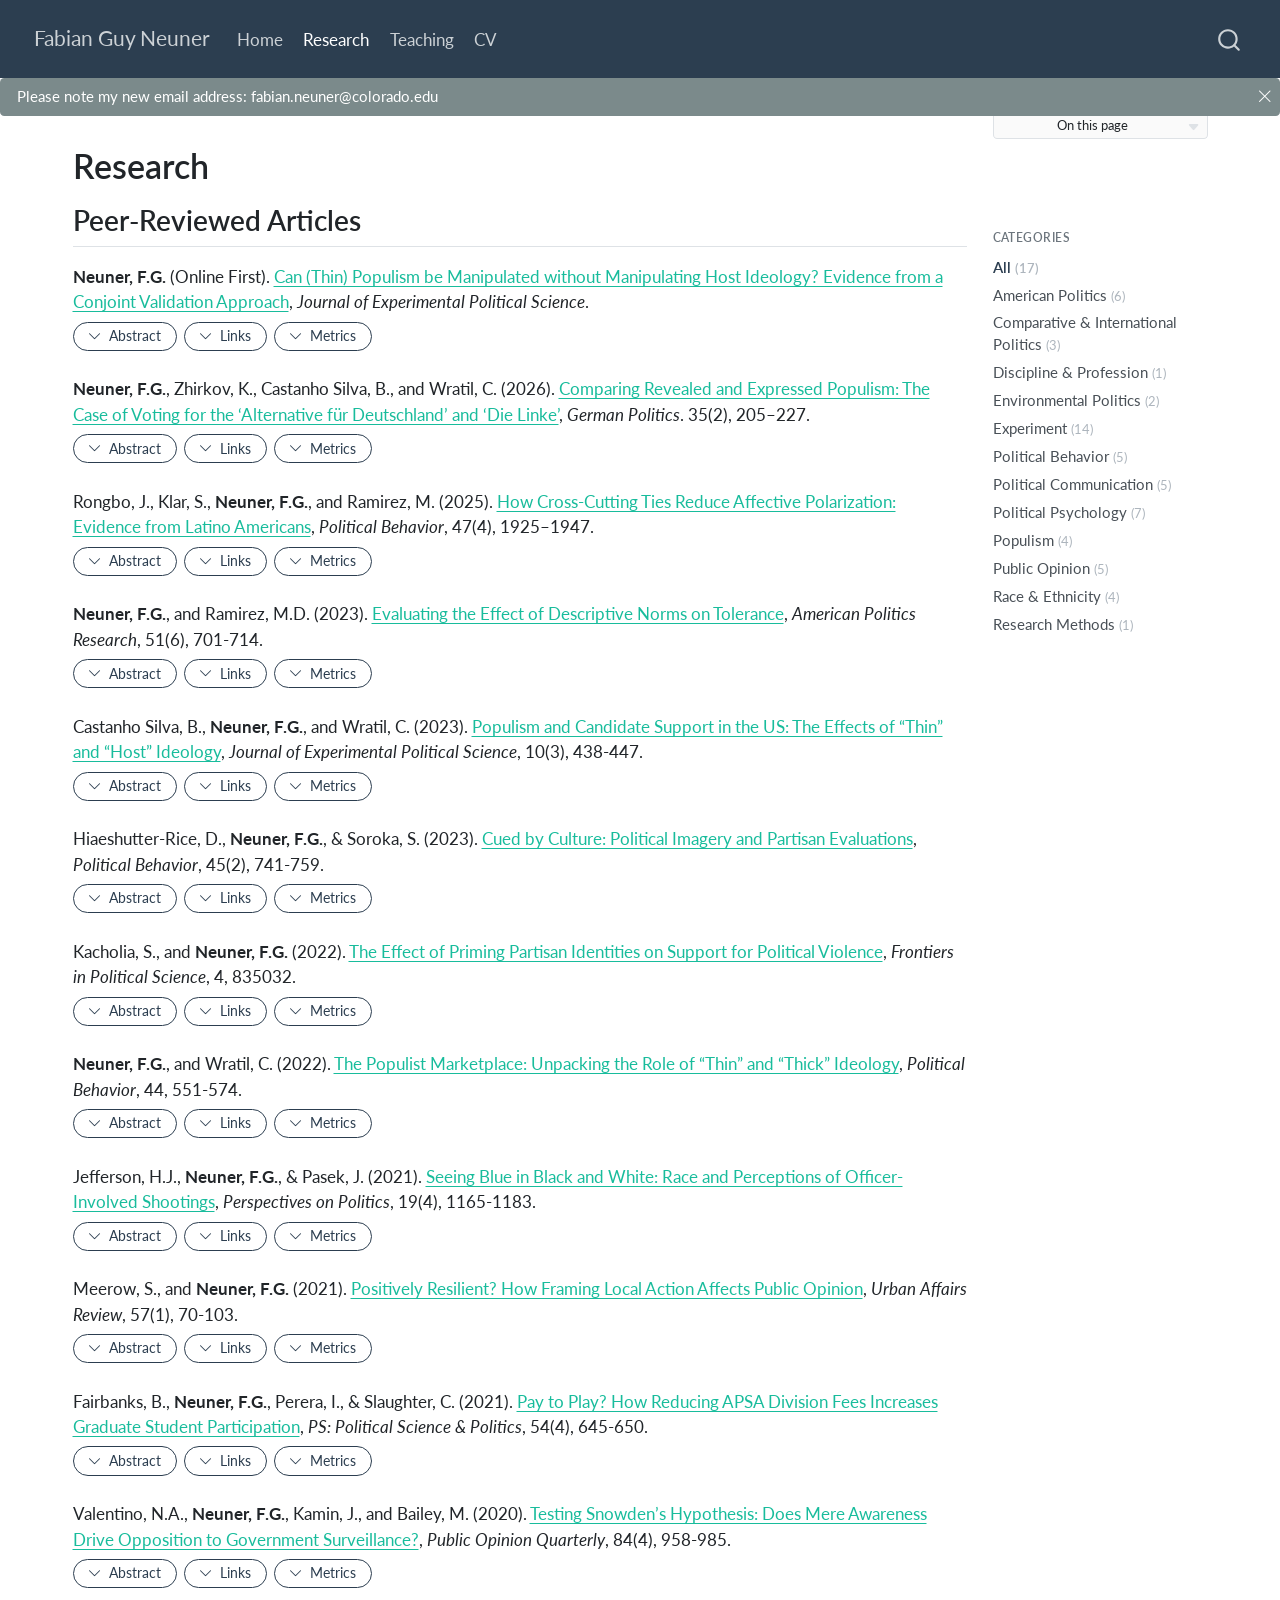
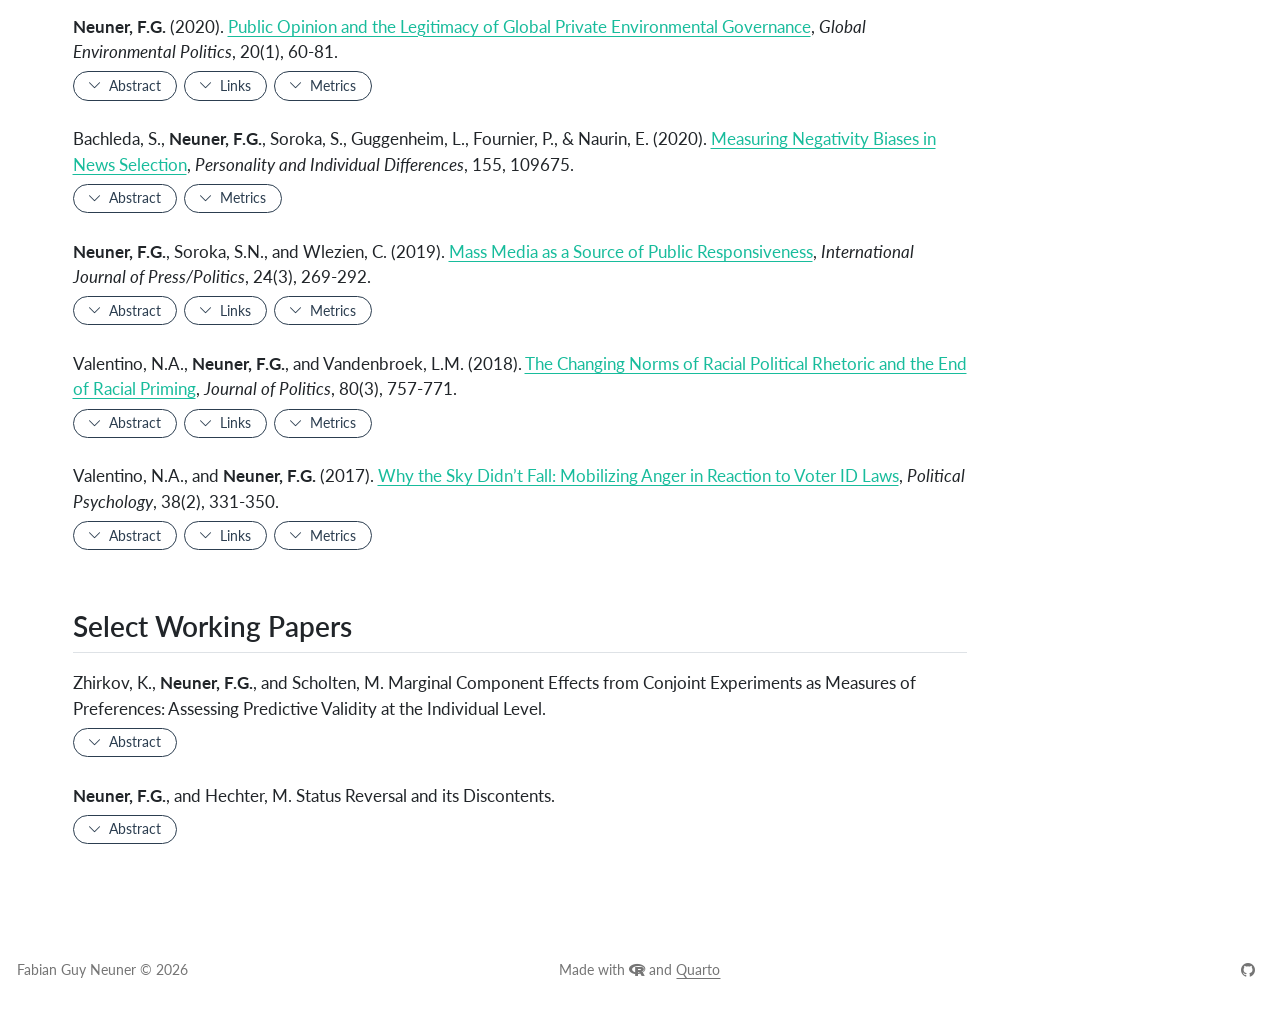
<file: docs/research.html>
<!DOCTYPE html>
<html xmlns="http://www.w3.org/1999/xhtml" lang="en" xml:lang="en"><head>

<meta charset="utf-8">
<meta name="generator" content="quarto-1.8.25">

<meta name="viewport" content="width=device-width, initial-scale=1.0, user-scalable=yes">


<title>Research – Fabian Guy Neuner</title>
<style>
code{white-space: pre-wrap;}
span.smallcaps{font-variant: small-caps;}
div.columns{display: flex; gap: min(4vw, 1.5em);}
div.column{flex: auto; overflow-x: auto;}
div.hanging-indent{margin-left: 1.5em; text-indent: -1.5em;}
ul.task-list{list-style: none;}
ul.task-list li input[type="checkbox"] {
  width: 0.8em;
  margin: 0 0.8em 0.2em -1em; /* quarto-specific, see https://github.com/quarto-dev/quarto-cli/issues/4556 */ 
  vertical-align: middle;
}
</style>


<script src="site_libs/quarto-nav/quarto-nav.js"></script>
<script src="site_libs/clipboard/clipboard.min.js"></script>
<script src="site_libs/quarto-search/autocomplete.umd.js"></script>
<script src="site_libs/quarto-search/fuse.min.js"></script>
<script src="site_libs/quarto-search/quarto-search.js"></script>
<meta name="quarto:offset" content="./">
<script src="site_libs/quarto-html/quarto.js" type="module"></script>
<script src="site_libs/quarto-html/tabsets/tabsets.js" type="module"></script>
<script src="site_libs/quarto-html/axe/axe-check.js" type="module"></script>
<script src="site_libs/quarto-html/popper.min.js"></script>
<script src="site_libs/quarto-html/tippy.umd.min.js"></script>
<script src="site_libs/quarto-html/anchor.min.js"></script>
<link href="site_libs/quarto-html/tippy.css" rel="stylesheet">
<link href="site_libs/quarto-html/quarto-syntax-highlighting-7b89279ff1a6dce999919e0e67d4d9ec.css" rel="stylesheet" id="quarto-text-highlighting-styles">
<script src="site_libs/bootstrap/bootstrap.min.js"></script>
<link href="site_libs/bootstrap/bootstrap-icons.css" rel="stylesheet">
<link href="site_libs/bootstrap/bootstrap-f93c2b1f3f0577f377aefa4848a86a36.min.css" rel="stylesheet" append-hash="true" id="quarto-bootstrap" data-mode="light">
<link href="site_libs/quarto-contrib/fontawesome6-6.7.2/all.min.css" rel="stylesheet">
<link href="site_libs/quarto-contrib/fontawesome6-6.7.2/latex-fontsize.css" rel="stylesheet">
<script id="quarto-search-options" type="application/json">{
  "location": "navbar",
  "copy-button": false,
  "collapse-after": 3,
  "panel-placement": "end",
  "type": "overlay",
  "limit": 50,
  "keyboard-shortcut": [
    "f",
    "/",
    "s"
  ],
  "show-item-context": false,
  "language": {
    "search-no-results-text": "No results",
    "search-matching-documents-text": "matching documents",
    "search-copy-link-title": "Copy link to search",
    "search-hide-matches-text": "Hide additional matches",
    "search-more-match-text": "more match in this document",
    "search-more-matches-text": "more matches in this document",
    "search-clear-button-title": "Clear",
    "search-text-placeholder": "",
    "search-detached-cancel-button-title": "Cancel",
    "search-submit-button-title": "Submit",
    "search-label": "Search"
  }
}</script>


<link rel="stylesheet" href="styles.css">
</head>

<body class="nav-fixed quarto-light">

<div id="quarto-search-results"></div>
  <header id="quarto-header" class="headroom fixed-top">
    <nav class="navbar navbar-expand-lg " data-bs-theme="dark">
      <div class="navbar-container container-fluid">
      <div class="navbar-brand-container mx-auto">
    <a href="./about.html" class="navbar-brand navbar-brand-logo">
    </a>
    <a class="navbar-brand" href="./about.html">
    <span class="navbar-title">Fabian Guy Neuner</span>
    </a>
  </div>
            <div id="quarto-search" class="" title="Search"></div>
          <button class="navbar-toggler" type="button" data-bs-toggle="collapse" data-bs-target="#navbarCollapse" aria-controls="navbarCollapse" role="menu" aria-expanded="false" aria-label="Toggle navigation" onclick="if (window.quartoToggleHeadroom) { window.quartoToggleHeadroom(); }">
  <span class="navbar-toggler-icon"></span>
</button>
          <div class="collapse navbar-collapse" id="navbarCollapse">
            <ul class="navbar-nav navbar-nav-scroll me-auto">
  <li class="nav-item">
    <a class="nav-link" href="./about.html"> 
<span class="menu-text">Home</span></a>
  </li>  
  <li class="nav-item">
    <a class="nav-link active" href="./research.html" aria-current="page"> 
<span class="menu-text">Research</span></a>
  </li>  
  <li class="nav-item">
    <a class="nav-link" href="./teaching.html"> 
<span class="menu-text">Teaching</span></a>
  </li>  
  <li class="nav-item">
    <a class="nav-link" href="./files/Neuner_CV.pdf" target="_blank"> 
<span class="menu-text">CV</span></a>
  </li>  
</ul>
          </div> <!-- /navcollapse -->
            <div class="quarto-navbar-tools">
</div>
      </div> <!-- /container-fluid -->
    </nav>
  <div id="quarto-announcement" data-announcement-id="9d5ee8ebecd3e4b2340bfb129167e5f5" class="alert alert-dark hidden"><i class="bi bi-email quarto-announcement-icon"></i><div class="quarto-announcement-content">
<p>Please note my new email address: fabian.neuner@colorado.edu</p>
</div><i class="bi bi-x-lg quarto-announcement-action"></i></div>
</header>
<!-- content -->
<div id="quarto-content" class="quarto-container page-columns page-rows-contents page-layout-full page-navbar">
<!-- sidebar -->
<!-- margin-sidebar -->
    <div id="quarto-margin-sidebar" class="sidebar margin-sidebar">
        <nav id="TOC" role="doc-toc" class="toc-active">
    <h2 id="toc-title">On this page</h2>
   
  <ul>
  <li><a href="#peer-reviewed-articles" id="toc-peer-reviewed-articles" class="nav-link active" data-scroll-target="#peer-reviewed-articles">Peer-Reviewed Articles</a></li>
  <li><a href="#select-working-papers" id="toc-select-working-papers" class="nav-link" data-scroll-target="#select-working-papers">Select Working Papers</a></li>
  </ul>
</nav>
    </div>
<!-- main -->
<main class="content page-columns page-full column-page-left" id="quarto-document-content">

<header id="title-block-header" class="quarto-title-block default">
<div class="quarto-title">
<h1 class="title">Research</h1>
</div>



<div class="quarto-title-meta column-page-left">

    
  
    
  </div>
  


</header>


<section id="peer-reviewed-articles" class="level2 page-columns page-full">
<h2 class="anchored" data-anchor-id="peer-reviewed-articles">Peer-Reviewed Articles</h2>

<div class="no-row-height column-margin column-container"><div class="">
<div class="pub-filter-bar" data-target="#pub-article-list">
<div class="pub-filter-heading">
Categories
</div>
<ul class="pub-filter-list">
<li>
<button type="button" class="pub-filter-btn active" data-filter="all">
All <span class="pub-filter-count">(17)</span>
</button>
</li>
<li>
<button type="button" class="pub-filter-btn" data-filter="american-politics">
American Politics <span class="pub-filter-count">(6)</span>
</button>
</li>
<li>
<button type="button" class="pub-filter-btn" data-filter="comparative-international-politics">
Comparative &amp; International Politics <span class="pub-filter-count">(3)</span>
</button>
</li>
<li>
<button type="button" class="pub-filter-btn" data-filter="discipline-profession">
Discipline &amp; Profession <span class="pub-filter-count">(1)</span>
</button>
</li>
<li>
<button type="button" class="pub-filter-btn" data-filter="environmental-politics">
Environmental Politics <span class="pub-filter-count">(2)</span>
</button>
</li>
<li>
<button type="button" class="pub-filter-btn" data-filter="experiment">
Experiment <span class="pub-filter-count">(14)</span>
</button>
</li>
<li>
<button type="button" class="pub-filter-btn" data-filter="political-behavior">
Political Behavior <span class="pub-filter-count">(5)</span>
</button>
</li>
<li>
<button type="button" class="pub-filter-btn" data-filter="political-communication">
Political Communication <span class="pub-filter-count">(5)</span>
</button>
</li>
<li>
<button type="button" class="pub-filter-btn" data-filter="political-psychology">
Political Psychology <span class="pub-filter-count">(7)</span>
</button>
</li>
<li>
<button type="button" class="pub-filter-btn" data-filter="populism">
Populism <span class="pub-filter-count">(4)</span>
</button>
</li>
<li>
<button type="button" class="pub-filter-btn" data-filter="public-opinion">
Public Opinion <span class="pub-filter-count">(5)</span>
</button>
</li>
<li>
<button type="button" class="pub-filter-btn" data-filter="race-ethnicity">
Race &amp; Ethnicity <span class="pub-filter-count">(4)</span>
</button>
</li>
<li>
<button type="button" class="pub-filter-btn" data-filter="research-methods">
Research Methods <span class="pub-filter-count">(1)</span>
</button>
</li>
</ul>
</div>
</div></div><div id="pub-article-list">
<div class="pub-entry" data-category="populism|political-behavior|experiment|research-methods">
<p class="pub-citation">
<strong>Neuner, F.G.</strong> (Online First). <a href="https://doi.org/10.1017/XPS.2025.10018" target="_blank" rel="noopener">Can (Thin) Populism be Manipulated without Manipulating Host Ideology? Evidence from a Conjoint Validation Approach</a>, <em>Journal of Experimental Political Science</em>.
</p>
<div class="pub-links">
<button class="btn btn-sm btn-outline-primary rounded-pill" type="button" data-bs-toggle="collapse" data-bs-target="#abs-p17" aria-expanded="false" aria-controls="abs-p17">
<i class="bi bi-chevron-down"></i> Abstract
</button>
<button class="btn btn-sm btn-outline-primary rounded-pill" type="button" data-bs-toggle="collapse" data-bs-target="#links-p17" aria-expanded="false" aria-controls="links-p17">
<i class="bi bi-chevron-down"></i> Links
</button>
<button class="btn btn-sm btn-outline-primary rounded-pill" type="button" data-bs-toggle="collapse" data-bs-target="#metrics-p17" aria-expanded="false" aria-controls="metrics-p17">
<i class="bi bi-chevron-down"></i> Metrics
</button>
</div>
<div id="abs-p17" class="collapse pub-abstract">
<div class="card card-body">
<p>Scholars increasingly conceptualize populism through “thin” ideology — people-centric and anti-elite appeals — which politicians pair with “host” ideologies like nativism or socialism. This study validates whether populism treatments in conjoint experiments successfully manipulate thin ideology without also affecting host ideology perceptions. The research conducted three conjoint validation experiments in the United States and United Kingdom. Results show that thin ideology treatments effectively manipulate underlying concepts, but some operationalizations also influence host ideology perceptions. Specifically, treatments explicitly invoking “American people” or “British people” increased perceptions of conservatism and anti-immigration stance, while generic “the people” appeals did not. The “corrupt elite” treatment most effectively moved anti-elitism perceptions without substantially affecting host ideology. When explicit partisan information was provided, some effects on host ideology diminished. These findings highlight the importance of validating conjoint treatments and the difficulty of isolating thin ideology from host ideology in experimental designs.</p>
</div>
</div>
<div id="links-p17" class="collapse pub-box">
<div class="pub-links">
<a class="btn btn-sm btn-outline-secondary rounded-pill" href="https://www.cambridge.org/core/services/aop-cambridge-core/content/view/S2052263025100183" target="_blank" rel="noopener"> <i class="bi bi-file-earmark-pdf"></i> PDF </a> <a class="btn btn-sm btn-outline-secondary rounded-pill" href="https://static.cambridge.org/content/id/urn:cambridge.org:id:article:S2052263025100183/resource/name/S2052263025100183sup001.pdf" target="_blank" rel="noopener"> <i class="bi bi-file-earmark-text"></i> Supplementary Material </a> <a class="btn btn-sm btn-outline-secondary rounded-pill" href="https://doi.org/10.7910/DVN/JIUPOU" target="_blank" rel="noopener"> <i class="bi bi-box-seam"></i> Replication Data </a> <a class="btn btn-sm btn-outline-secondary rounded-pill" href="https://doi.org/10.17605/OSF.IO/NUAVW" target="_blank" rel="noopener"> <i class="bi bi-archive"></i> Study Materials (OSF) </a> <a class="btn btn-sm btn-outline-secondary rounded-pill" href="https://doi.org/10.17605/OSF.IO/ZMUHQ" target="_blank" rel="noopener"> <i class="bi bi-clipboard-check"></i> Pre-Registration (US) </a> <a class="btn btn-sm btn-outline-secondary rounded-pill" href="https://doi.org/10.17605/OSF.IO/RCDTX" target="_blank" rel="noopener"> <i class="bi bi-clipboard-check"></i> Pre-Registration (UK) </a>
</div>
</div>
<div id="metrics-p17" class="collapse pub-box">
<div class="pub-links pub-metrics">
<div class="altmetric-embed pub-metric-widget" data-badge-type="2" data-badge-popover="right" data-doi="10.1017/XPS.2025.10018" data-hide-no-mentions="true">

</div>
<span class="__dimensions_badge_embed__ pub-metric-widget" data-doi="10.1017/XPS.2025.10018" data-style="small_rectangle" data-hide-zero-citations="true"></span> <a class="pub-scholar-badge pub-metric-widget" href="https://scholar.google.com/scholar?q=%22Can%20%28Thin%29%20Populism%20be%20Manipulated%20without%20Manipulating%20Host%20Ideology%3F%20Evidence%20from%20a%20Conjoint%20Validation%20Approach%22" target="_blank" rel="noopener"> <span class="pub-scholar-badge-icon"><img src="data:image/svg+xml;charset=utf-8,%3Csvg%20xmlns%3D%22http%3A%2F%2Fwww.w3.org%2F2000%2Fsvg%22%20viewBox%3D%220%200%20384%20512%22%3E%3Cpath%20transform%3D%22translate%280%2C448%29%20scale%281%2C-1%29%22%20fill%3D%22%23ffffff%22%20d%3D%22M343.759%20341.338c7.33887%20-0.942383%206.56152%20-5.35449%206.56152%20-10.6309v-128.667c0%20-5.95898%20-4.875%20-10.834%20-10.834%20-10.834h-3.98828c-5.95898%200%20-10.834%204.87598%20-10.834%2010.834v128.667c0%205.28906%20-0.769531%209.70605%206.62402%2010.6357v17.1182l-56.9072%20-46.6719c0.657227%20-1.21875%201.28125%20-2%201.875%20-3.02246c5%20-8.85254%207.54785%20-19.8613%207.54785%20-33.3135c0%20-10.3115%20-1.71875%20-19.5781%20-5.2041%20-27.7568c-3.46875%20-8.18066%20-7.6875%20-14.8613%20-12.6094%20-20.0078c-4.9209%20-5.16602%20-9.85938%20-9.88379%20-14.7969%20-14.1338c-4.93555%20-4.25781%20-9.15527%20-8.69629%20-12.6094%20-13.3057c-3.48145%20-4.59375%20-5.21582%20-9.34375%20-5.21582%20-14.2656c0%20-4.92969%202.25%20-9.9375%206.73438%20-14.9834c4.46875%20-5.0625%209.96777%20-9.96777%2016.4688%20-14.8135c6.51562%20-4.8125%2013.0146%20-10.1553%2019.5156%20-15.9678c6.51465%20-5.80273%2011.9834%20-13.2715%2016.4521%20-22.3438c4.50098%20-9.10254%206.75%20-19.125%206.75%20-30.1406c0%20-14.5312%20-3.7041%20-27.6562%20-11.0938%20-39.3359c-7.40723%20-11.6318%20-17.0625%20-20.9141%20-28.9219%20-27.7188c-11.8916%20-6.85156%20-24.6094%20-12.0078%20-38.1719%20-15.4922c-13.5928%20-3.45312%20-27.0781%20-5.1875%20-40.5469%20-5.1875c-8.50098%200%20-17.0781%200.65625%20-25.7061%201.99805c-8.6543%201.34473%20-17.3262%203.71973%20-26.0605%207.06348c-8.75%203.36719%20-16.501%207.5%20-23.2188%2012.4688c-6.73438%204.91309%20-12.1563%2011.2578%20-16.3125%2018.9834c-4.15723%207.72656%20-6.21875%2016.4141%20-6.21875%2026.0625c0%2011.4463%203.18652%2022.0625%209.57715%2031.9619c6.39062%209.82715%2014.8594%2018.0322%2025.3906%2024.5313c18.376%2011.4297%2047.2031%2018.4922%2086.4365%2021.1631c-8.96777%2011.2109%20-13.4668%2021.7666%20-13.4668%2031.6416c0%205.61914%201.46777%2011.6416%204.375%2018.1426c-4.68848%20-0.65625%20-9.51562%20-1.02441%20-14.4385%20-1.02441c-21.0752%200%20-38.874%206.85059%20-53.3271%2020.6475c-14.4521%2013.7744%20-21.6719%2031.0166%20-21.6719%2051.8613c0%202.17871%200.0644531%204.10059%200.219727%206.22559h-85.6562l129.157%20112.273h213.89l-19.7646%20-15.4307v-27.2314zM236.398%20118.858h0.000976562c-1.125%200.789062%20-4.04688%202.92188%20-8.75098%206.38477c-4.70215%203.49316%20-7.28027%205.34375%20-7.73438%205.5625c-2.46875%200.445312%20-5.93555%200.696289%20-10.4043%200.696289c-9.6416%200%20-19.127%20-0.852539%20-28.4385%20-2.55469c-9.3125%20-1.65625%20-18.5%20-4.45215%20-27.5615%20-8.39844c-9.09473%20-3.92383%20-16.4395%20-9.68945%20-22.0322%20-17.3154c-5.62598%20-7.61621%20-8.42285%20-16.5859%20-8.42285%20-26.9053c0%20-9.83594%202.46875%20-18.6104%207.40625%20-26.25c4.92383%20-7.59375%2011.4229%20-13.5391%2019.501%20-17.7969c8.0791%20-4.26562%2016.5469%20-7.48535%2025.3906%20-9.60156c8.85938%20-2.10254%2017.875%20-3.19531%2027.0625%20-3.19531c18.1709%200%2033.8125%204.09277%2046.9375%2012.2734c13.0928%208.17969%2019.6562%2020.8115%2019.6562%2037.8594c0%203.58594%20-0.499023%207.11719%20-1.48535%2010.5615c-1.03027%203.48535%20-2.0459%206.46875%20-3.0459%208.94629c-1%202.42969%20-2.90625%205.35938%20-5.71875%208.7334c-2.79688%203.38281%20-4.9375%205.88379%20-6.37598%207.54785c-1.46875%201.71875%20-4.21582%204.1709%20-8.26562%207.41406c-4.01465%203.25781%20-6.57715%205.28809%20-7.71875%206.03809zM233.04%20219.437h0.000976563c7.37402%208.84473%2011.0762%2020.0078%2011.0762%2033.4551c0%2011.4541%20-1.95117%2023.4443%20-5.87305%2035.9834c-3.90723%2012.5547%20-10.4229%2023.8828%20-19.5166%2033.9678c-9.06348%2010.1191%20-19.5625%2015.1572%20-31.4375%2015.1572c-13.4385%200%20-23.751%20-4.83496%20-30.9375%20-14.4854c-7.18555%20-9.62402%20-10.7812%20-21.2812%20-10.7812%20-34.9756c0%20-11.6641%201.96875%20-23.5391%205.90625%20-35.6475c3.9209%20-12.1035%2010.3438%20-22.9082%2019.3438%20-32.4307c8.96777%20-9.54785%2019.4062%20-14.3125%2031.2656%20-14.3125c13.2188%200%2023.5469%204.42871%2030.9531%2013.2881z%22%2F%3E%3C%2Fsvg%3E" width="13" height="13" alt=""></span> <span class="pub-scholar-badge-label">Scholar</span> </a>
</div>
</div>
</div>
<div class="pub-entry" data-category="populism|political-behavior|comparative-international-politics|experiment">
<p class="pub-citation">
<strong>Neuner, F.G.</strong>, Zhirkov, K., Castanho Silva, B., and Wratil, C. (2026). <a href="https://www.tandfonline.com/doi/full/10.1080/09644008.2025.2483225" target="_blank" rel="noopener">Comparing Revealed and Expressed Populism: The Case of Voting for the ‘Alternative für Deutschland’ and ‘Die Linke’</a>, <em>German Politics</em>. 35(2), 205–227.
</p>
<div class="pub-links">
<button class="btn btn-sm btn-outline-primary rounded-pill" type="button" data-bs-toggle="collapse" data-bs-target="#abs-p16" aria-expanded="false" aria-controls="abs-p16">
<i class="bi bi-chevron-down"></i> Abstract
</button>
<button class="btn btn-sm btn-outline-primary rounded-pill" type="button" data-bs-toggle="collapse" data-bs-target="#links-p16" aria-expanded="false" aria-controls="links-p16">
<i class="bi bi-chevron-down"></i> Links
</button>
<button class="btn btn-sm btn-outline-primary rounded-pill" type="button" data-bs-toggle="collapse" data-bs-target="#metrics-p16" aria-expanded="false" aria-controls="metrics-p16">
<i class="bi bi-chevron-down"></i> Metrics
</button>
</div>
<div id="abs-p16" class="collapse pub-abstract">
<div class="card card-body">
<p>A growing literature suggests that individuals’ populist attitudes are key drivers of voting for both left-wing and right-wing populist parties. However, in contrast to these observational studies, results from recent conjoint experiments suggest that the effect of “thin” populist attitudes (e.g.&nbsp;support for referendums, distrust of elites) is overstated and that populist forces’ “host” ideology (e.g.&nbsp;their anti-immigration or anti-globalisation positions) drive support. Turning to the case of Germany, featuring both electorally successful left-wing and right-wing populist parties, we thus reevaluate why voters support these parties. We use a new method that allows us to estimate individual-level, revealed preferences from people’s choices in conjoint experiments, which allows us to compare the effects of expressed attitudes measured through standard survey scales to revealed preferences measured from conjoint tasks. Results show that support for the populist Alternative für Deutschland and Die Linke is not driven by voters’ revealed thin populist preferences but rather by revealed issue preferences. Both parties primarily benefit from their distinct policy positions rather than their “thin” populist ideology.</p>
</div>
</div>
<div id="links-p16" class="collapse pub-box">
<div class="pub-links">
<a class="btn btn-sm btn-outline-secondary rounded-pill" href="https://www.tandfonline.com/doi/pdf/10.1080/09644008.2025.2483225" target="_blank" rel="noopener"> <i class="bi bi-file-earmark-pdf"></i> PDF </a> <a class="btn btn-sm btn-outline-secondary rounded-pill" href="https://www.tandfonline.com/action/downloadSupplement?doi=10.1080%2F09644008.2025.2483225&amp;file=fgrp_a_2483225_sm6522.pdf" target="_blank" rel="noopener"> <i class="bi bi-file-earmark-text"></i> Supplementary Material </a> <a class="btn btn-sm btn-outline-secondary rounded-pill" href="https://doi.org/10.7910/DVN/IQNJ5M" target="_blank" rel="noopener"> <i class="bi bi-box-seam"></i> Replication Data </a>
</div>
</div>
<div id="metrics-p16" class="collapse pub-box">
<div class="pub-links pub-metrics">
<div class="altmetric-embed pub-metric-widget" data-badge-type="2" data-badge-popover="right" data-doi="10.1080/09644008.2025.2483225" data-hide-no-mentions="true">

</div>
<span class="__dimensions_badge_embed__ pub-metric-widget" data-doi="10.1080/09644008.2025.2483225" data-style="small_rectangle" data-hide-zero-citations="true"></span> <a class="pub-scholar-badge pub-metric-widget" href="https://scholar.google.com/scholar?q=%22Comparing%20Revealed%20and%20Expressed%20Populism%3A%20The%20Case%20of%20Voting%20for%20the%20%27Alternative%20f%C3%BCr%20Deutschland%27%20and%20%27Die%20Linke%27%22" target="_blank" rel="noopener"> <span class="pub-scholar-badge-icon"><img src="data:image/svg+xml;charset=utf-8,%3Csvg%20xmlns%3D%22http%3A%2F%2Fwww.w3.org%2F2000%2Fsvg%22%20viewBox%3D%220%200%20384%20512%22%3E%3Cpath%20transform%3D%22translate%280%2C448%29%20scale%281%2C-1%29%22%20fill%3D%22%23ffffff%22%20d%3D%22M343.759%20341.338c7.33887%20-0.942383%206.56152%20-5.35449%206.56152%20-10.6309v-128.667c0%20-5.95898%20-4.875%20-10.834%20-10.834%20-10.834h-3.98828c-5.95898%200%20-10.834%204.87598%20-10.834%2010.834v128.667c0%205.28906%20-0.769531%209.70605%206.62402%2010.6357v17.1182l-56.9072%20-46.6719c0.657227%20-1.21875%201.28125%20-2%201.875%20-3.02246c5%20-8.85254%207.54785%20-19.8613%207.54785%20-33.3135c0%20-10.3115%20-1.71875%20-19.5781%20-5.2041%20-27.7568c-3.46875%20-8.18066%20-7.6875%20-14.8613%20-12.6094%20-20.0078c-4.9209%20-5.16602%20-9.85938%20-9.88379%20-14.7969%20-14.1338c-4.93555%20-4.25781%20-9.15527%20-8.69629%20-12.6094%20-13.3057c-3.48145%20-4.59375%20-5.21582%20-9.34375%20-5.21582%20-14.2656c0%20-4.92969%202.25%20-9.9375%206.73438%20-14.9834c4.46875%20-5.0625%209.96777%20-9.96777%2016.4688%20-14.8135c6.51562%20-4.8125%2013.0146%20-10.1553%2019.5156%20-15.9678c6.51465%20-5.80273%2011.9834%20-13.2715%2016.4521%20-22.3438c4.50098%20-9.10254%206.75%20-19.125%206.75%20-30.1406c0%20-14.5312%20-3.7041%20-27.6562%20-11.0938%20-39.3359c-7.40723%20-11.6318%20-17.0625%20-20.9141%20-28.9219%20-27.7188c-11.8916%20-6.85156%20-24.6094%20-12.0078%20-38.1719%20-15.4922c-13.5928%20-3.45312%20-27.0781%20-5.1875%20-40.5469%20-5.1875c-8.50098%200%20-17.0781%200.65625%20-25.7061%201.99805c-8.6543%201.34473%20-17.3262%203.71973%20-26.0605%207.06348c-8.75%203.36719%20-16.501%207.5%20-23.2188%2012.4688c-6.73438%204.91309%20-12.1563%2011.2578%20-16.3125%2018.9834c-4.15723%207.72656%20-6.21875%2016.4141%20-6.21875%2026.0625c0%2011.4463%203.18652%2022.0625%209.57715%2031.9619c6.39062%209.82715%2014.8594%2018.0322%2025.3906%2024.5313c18.376%2011.4297%2047.2031%2018.4922%2086.4365%2021.1631c-8.96777%2011.2109%20-13.4668%2021.7666%20-13.4668%2031.6416c0%205.61914%201.46777%2011.6416%204.375%2018.1426c-4.68848%20-0.65625%20-9.51562%20-1.02441%20-14.4385%20-1.02441c-21.0752%200%20-38.874%206.85059%20-53.3271%2020.6475c-14.4521%2013.7744%20-21.6719%2031.0166%20-21.6719%2051.8613c0%202.17871%200.0644531%204.10059%200.219727%206.22559h-85.6562l129.157%20112.273h213.89l-19.7646%20-15.4307v-27.2314zM236.398%20118.858h0.000976562c-1.125%200.789062%20-4.04688%202.92188%20-8.75098%206.38477c-4.70215%203.49316%20-7.28027%205.34375%20-7.73438%205.5625c-2.46875%200.445312%20-5.93555%200.696289%20-10.4043%200.696289c-9.6416%200%20-19.127%20-0.852539%20-28.4385%20-2.55469c-9.3125%20-1.65625%20-18.5%20-4.45215%20-27.5615%20-8.39844c-9.09473%20-3.92383%20-16.4395%20-9.68945%20-22.0322%20-17.3154c-5.62598%20-7.61621%20-8.42285%20-16.5859%20-8.42285%20-26.9053c0%20-9.83594%202.46875%20-18.6104%207.40625%20-26.25c4.92383%20-7.59375%2011.4229%20-13.5391%2019.501%20-17.7969c8.0791%20-4.26562%2016.5469%20-7.48535%2025.3906%20-9.60156c8.85938%20-2.10254%2017.875%20-3.19531%2027.0625%20-3.19531c18.1709%200%2033.8125%204.09277%2046.9375%2012.2734c13.0928%208.17969%2019.6562%2020.8115%2019.6562%2037.8594c0%203.58594%20-0.499023%207.11719%20-1.48535%2010.5615c-1.03027%203.48535%20-2.0459%206.46875%20-3.0459%208.94629c-1%202.42969%20-2.90625%205.35938%20-5.71875%208.7334c-2.79688%203.38281%20-4.9375%205.88379%20-6.37598%207.54785c-1.46875%201.71875%20-4.21582%204.1709%20-8.26562%207.41406c-4.01465%203.25781%20-6.57715%205.28809%20-7.71875%206.03809zM233.04%20219.437h0.000976563c7.37402%208.84473%2011.0762%2020.0078%2011.0762%2033.4551c0%2011.4541%20-1.95117%2023.4443%20-5.87305%2035.9834c-3.90723%2012.5547%20-10.4229%2023.8828%20-19.5166%2033.9678c-9.06348%2010.1191%20-19.5625%2015.1572%20-31.4375%2015.1572c-13.4385%200%20-23.751%20-4.83496%20-30.9375%20-14.4854c-7.18555%20-9.62402%20-10.7812%20-21.2812%20-10.7812%20-34.9756c0%20-11.6641%201.96875%20-23.5391%205.90625%20-35.6475c3.9209%20-12.1035%2010.3438%20-22.9082%2019.3438%20-32.4307c8.96777%20-9.54785%2019.4062%20-14.3125%2031.2656%20-14.3125c13.2188%200%2023.5469%204.42871%2030.9531%2013.2881z%22%2F%3E%3C%2Fsvg%3E" width="13" height="13" alt=""></span> <span class="pub-scholar-badge-label">Scholar</span> </a>
</div>
</div>
</div>
<div class="pub-entry" data-category="political-psychology|race-ethnicity|american-politics">
<p class="pub-citation">
Rongbo, J., Klar, S., <strong>Neuner, F.G.</strong>, and Ramirez, M. (2025). <a href="https://link.springer.com/article/10.1007/s11109-025-10019-5" target="_blank" rel="noopener">How Cross-Cutting Ties Reduce Affective Polarization: Evidence from Latino Americans</a>, <em>Political Behavior</em>, 47(4), 1925–1947.
</p>
<div class="pub-links">
<button class="btn btn-sm btn-outline-primary rounded-pill" type="button" data-bs-toggle="collapse" data-bs-target="#abs-p15" aria-expanded="false" aria-controls="abs-p15">
<i class="bi bi-chevron-down"></i> Abstract
</button>
<button class="btn btn-sm btn-outline-primary rounded-pill" type="button" data-bs-toggle="collapse" data-bs-target="#links-p15" aria-expanded="false" aria-controls="links-p15">
<i class="bi bi-chevron-down"></i> Links
</button>
<button class="btn btn-sm btn-outline-primary rounded-pill" type="button" data-bs-toggle="collapse" data-bs-target="#metrics-p15" aria-expanded="false" aria-controls="metrics-p15">
<i class="bi bi-chevron-down"></i> Metrics
</button>
</div>
<div id="abs-p15" class="collapse pub-abstract">
<div class="card card-body">
<p>Affective polarization—that is, personal dislike and distrust between Democrats and Republicans—is argued to arise, at least in part, from fewer cross-cutting ties that bridge Democrats and Republicans. We argue that this phenomenon might be specifically relevant to non-Latino white Americans, but less so to Latinos who form a politically diverse group with strong social ties that unite them. Across six years of American National Election Studies data and original survey data from twelve different states across the country, we first show that cross-cutting group memberships predict warmer out-party affect. We then show, across our multiple datasets, that Latinos hold more cross-cutting ties than do non-Latino whites. Further, our data reveal that Latinos consistently hold warmer views of the out-party. Finally, we show with novel survey data that Latinos are especially warm toward out-partisans from within the Latino community. We conclude that affective polarization is less prevalent among Latino Americans who make up the fastest-growing proportion of the American electorate. More broadly, we argue that political behavior among white Americans should not be generalized across ethnic groups without considering unique characteristics of each group.</p>
</div>
</div>
<div id="links-p15" class="collapse pub-box">
<div class="pub-links">
<a class="btn btn-sm btn-outline-secondary rounded-pill" href="https://link.springer.com/content/pdf/10.1007/s11109-025-10019-5.pdf" target="_blank" rel="noopener"> <i class="bi bi-file-earmark-pdf"></i> PDF </a> <a class="btn btn-sm btn-outline-secondary rounded-pill" href="https://static-content.springer.com/esm/art%3A10.1007%2Fs11109-025-10019-5/MediaObjects/11109_2025_10019_MOESM2_ESM.pdf" target="_blank" rel="noopener"> <i class="bi bi-file-earmark-text"></i> Supplementary Material </a> <a class="btn btn-sm btn-outline-secondary rounded-pill" href="https://doi.org/10.7910/DVN/CCNJO8" target="_blank" rel="noopener"> <i class="bi bi-box-seam"></i> Replication Data </a>
</div>
</div>
<div id="metrics-p15" class="collapse pub-box">
<div class="pub-links pub-metrics">
<div class="altmetric-embed pub-metric-widget" data-badge-type="2" data-badge-popover="right" data-doi="10.1007/s11109-025-10019-5" data-hide-no-mentions="true">

</div>
<span class="__dimensions_badge_embed__ pub-metric-widget" data-doi="10.1007/s11109-025-10019-5" data-style="small_rectangle" data-hide-zero-citations="true"></span> <a class="pub-scholar-badge pub-metric-widget" href="https://scholar.google.com/scholar?q=%22How%20Cross-Cutting%20Ties%20Reduce%20Affective%20Polarization%3A%20Evidence%20from%20Latino%20Americans%22" target="_blank" rel="noopener"> <span class="pub-scholar-badge-icon"><img src="data:image/svg+xml;charset=utf-8,%3Csvg%20xmlns%3D%22http%3A%2F%2Fwww.w3.org%2F2000%2Fsvg%22%20viewBox%3D%220%200%20384%20512%22%3E%3Cpath%20transform%3D%22translate%280%2C448%29%20scale%281%2C-1%29%22%20fill%3D%22%23ffffff%22%20d%3D%22M343.759%20341.338c7.33887%20-0.942383%206.56152%20-5.35449%206.56152%20-10.6309v-128.667c0%20-5.95898%20-4.875%20-10.834%20-10.834%20-10.834h-3.98828c-5.95898%200%20-10.834%204.87598%20-10.834%2010.834v128.667c0%205.28906%20-0.769531%209.70605%206.62402%2010.6357v17.1182l-56.9072%20-46.6719c0.657227%20-1.21875%201.28125%20-2%201.875%20-3.02246c5%20-8.85254%207.54785%20-19.8613%207.54785%20-33.3135c0%20-10.3115%20-1.71875%20-19.5781%20-5.2041%20-27.7568c-3.46875%20-8.18066%20-7.6875%20-14.8613%20-12.6094%20-20.0078c-4.9209%20-5.16602%20-9.85938%20-9.88379%20-14.7969%20-14.1338c-4.93555%20-4.25781%20-9.15527%20-8.69629%20-12.6094%20-13.3057c-3.48145%20-4.59375%20-5.21582%20-9.34375%20-5.21582%20-14.2656c0%20-4.92969%202.25%20-9.9375%206.73438%20-14.9834c4.46875%20-5.0625%209.96777%20-9.96777%2016.4688%20-14.8135c6.51562%20-4.8125%2013.0146%20-10.1553%2019.5156%20-15.9678c6.51465%20-5.80273%2011.9834%20-13.2715%2016.4521%20-22.3438c4.50098%20-9.10254%206.75%20-19.125%206.75%20-30.1406c0%20-14.5312%20-3.7041%20-27.6562%20-11.0938%20-39.3359c-7.40723%20-11.6318%20-17.0625%20-20.9141%20-28.9219%20-27.7188c-11.8916%20-6.85156%20-24.6094%20-12.0078%20-38.1719%20-15.4922c-13.5928%20-3.45312%20-27.0781%20-5.1875%20-40.5469%20-5.1875c-8.50098%200%20-17.0781%200.65625%20-25.7061%201.99805c-8.6543%201.34473%20-17.3262%203.71973%20-26.0605%207.06348c-8.75%203.36719%20-16.501%207.5%20-23.2188%2012.4688c-6.73438%204.91309%20-12.1563%2011.2578%20-16.3125%2018.9834c-4.15723%207.72656%20-6.21875%2016.4141%20-6.21875%2026.0625c0%2011.4463%203.18652%2022.0625%209.57715%2031.9619c6.39062%209.82715%2014.8594%2018.0322%2025.3906%2024.5313c18.376%2011.4297%2047.2031%2018.4922%2086.4365%2021.1631c-8.96777%2011.2109%20-13.4668%2021.7666%20-13.4668%2031.6416c0%205.61914%201.46777%2011.6416%204.375%2018.1426c-4.68848%20-0.65625%20-9.51562%20-1.02441%20-14.4385%20-1.02441c-21.0752%200%20-38.874%206.85059%20-53.3271%2020.6475c-14.4521%2013.7744%20-21.6719%2031.0166%20-21.6719%2051.8613c0%202.17871%200.0644531%204.10059%200.219727%206.22559h-85.6562l129.157%20112.273h213.89l-19.7646%20-15.4307v-27.2314zM236.398%20118.858h0.000976562c-1.125%200.789062%20-4.04688%202.92188%20-8.75098%206.38477c-4.70215%203.49316%20-7.28027%205.34375%20-7.73438%205.5625c-2.46875%200.445312%20-5.93555%200.696289%20-10.4043%200.696289c-9.6416%200%20-19.127%20-0.852539%20-28.4385%20-2.55469c-9.3125%20-1.65625%20-18.5%20-4.45215%20-27.5615%20-8.39844c-9.09473%20-3.92383%20-16.4395%20-9.68945%20-22.0322%20-17.3154c-5.62598%20-7.61621%20-8.42285%20-16.5859%20-8.42285%20-26.9053c0%20-9.83594%202.46875%20-18.6104%207.40625%20-26.25c4.92383%20-7.59375%2011.4229%20-13.5391%2019.501%20-17.7969c8.0791%20-4.26562%2016.5469%20-7.48535%2025.3906%20-9.60156c8.85938%20-2.10254%2017.875%20-3.19531%2027.0625%20-3.19531c18.1709%200%2033.8125%204.09277%2046.9375%2012.2734c13.0928%208.17969%2019.6562%2020.8115%2019.6562%2037.8594c0%203.58594%20-0.499023%207.11719%20-1.48535%2010.5615c-1.03027%203.48535%20-2.0459%206.46875%20-3.0459%208.94629c-1%202.42969%20-2.90625%205.35938%20-5.71875%208.7334c-2.79688%203.38281%20-4.9375%205.88379%20-6.37598%207.54785c-1.46875%201.71875%20-4.21582%204.1709%20-8.26562%207.41406c-4.01465%203.25781%20-6.57715%205.28809%20-7.71875%206.03809zM233.04%20219.437h0.000976563c7.37402%208.84473%2011.0762%2020.0078%2011.0762%2033.4551c0%2011.4541%20-1.95117%2023.4443%20-5.87305%2035.9834c-3.90723%2012.5547%20-10.4229%2023.8828%20-19.5166%2033.9678c-9.06348%2010.1191%20-19.5625%2015.1572%20-31.4375%2015.1572c-13.4385%200%20-23.751%20-4.83496%20-30.9375%20-14.4854c-7.18555%20-9.62402%20-10.7812%20-21.2812%20-10.7812%20-34.9756c0%20-11.6641%201.96875%20-23.5391%205.90625%20-35.6475c3.9209%20-12.1035%2010.3438%20-22.9082%2019.3438%20-32.4307c8.96777%20-9.54785%2019.4062%20-14.3125%2031.2656%20-14.3125c13.2188%200%2023.5469%204.42871%2030.9531%2013.2881z%22%2F%3E%3C%2Fsvg%3E" width="13" height="13" alt=""></span> <span class="pub-scholar-badge-label">Scholar</span> </a>
</div>
</div>
</div>
<div class="pub-entry" data-category="political-psychology|experiment">
<p class="pub-citation">
<strong>Neuner, F.G.</strong>, and Ramirez, M.D.&nbsp;(2023). <a href="https://journals.sagepub.com/doi/full/10.1177/1532673X231168347" target="_blank" rel="noopener">Evaluating the Effect of Descriptive Norms on Tolerance</a>, <em>American Politics Research</em>, 51(6), 701-714.
</p>
<div class="pub-links">
<button class="btn btn-sm btn-outline-primary rounded-pill" type="button" data-bs-toggle="collapse" data-bs-target="#abs-p14" aria-expanded="false" aria-controls="abs-p14">
<i class="bi bi-chevron-down"></i> Abstract
</button>
<button class="btn btn-sm btn-outline-primary rounded-pill" type="button" data-bs-toggle="collapse" data-bs-target="#links-p14" aria-expanded="false" aria-controls="links-p14">
<i class="bi bi-chevron-down"></i> Links
</button>
<button class="btn btn-sm btn-outline-primary rounded-pill" type="button" data-bs-toggle="collapse" data-bs-target="#metrics-p14" aria-expanded="false" aria-controls="metrics-p14">
<i class="bi bi-chevron-down"></i> Metrics
</button>
</div>
<div id="abs-p14" class="collapse pub-abstract">
<div class="card card-body">
<p>Recent scholarship has documented changing norms toward political tolerance and an increase in intolerant beliefs in the United States. Descriptive norm theory attributes attitudinal and behavioral changes to beliefs about how we perceive other people think and act. Applied to political tolerance, increasing the perception that society is more or less tolerant should result in corresponding changes among individuals. Neglected from this discussion, however, is the distinction between norms that are applied universally and norms that are applied to specific targets. Four studies show mixed support for descriptive norm theory with norms altering individual tolerance judgments mostly when applied universally. Norms aimed at a particularistic group fail to change tolerance judgments suggesting an important limitation to norm influence. Contrary to expectations, we uncover a reversal effect among Democrats whereby exposure to universalistic norms of intolerance leads to higher levels of tolerance.</p>
</div>
</div>
<div id="links-p14" class="collapse pub-box">
<div class="pub-links">
<a class="btn btn-sm btn-outline-secondary rounded-pill" href="https://journals.sagepub.com/doi/pdf/10.1177/1532673X231168347" target="_blank" rel="noopener"> <i class="bi bi-file-earmark-pdf"></i> PDF </a> <a class="btn btn-sm btn-outline-secondary rounded-pill" href="https://journals.sagepub.com/doi/supp/10.1177/1532673X231168347" target="_blank" rel="noopener"> <i class="bi bi-file-earmark-text"></i> Supplementary Material </a> <a class="btn btn-sm btn-outline-secondary rounded-pill" href="https://doi.org/10.7910/DVN/MZIZ6H" target="_blank" rel="noopener"> <i class="bi bi-box-seam"></i> Replication Data </a>
</div>
</div>
<div id="metrics-p14" class="collapse pub-box">
<div class="pub-links pub-metrics">
<div class="altmetric-embed pub-metric-widget" data-badge-type="2" data-badge-popover="right" data-doi="10.1177/1532673X231168347" data-hide-no-mentions="true">

</div>
<span class="__dimensions_badge_embed__ pub-metric-widget" data-doi="10.1177/1532673X231168347" data-style="small_rectangle" data-hide-zero-citations="true"></span> <a class="pub-scholar-badge pub-metric-widget" href="https://scholar.google.com/scholar?q=%22Evaluating%20the%20Effect%20of%20Descriptive%20Norms%20on%20Tolerance%22" target="_blank" rel="noopener"> <span class="pub-scholar-badge-icon"><img src="data:image/svg+xml;charset=utf-8,%3Csvg%20xmlns%3D%22http%3A%2F%2Fwww.w3.org%2F2000%2Fsvg%22%20viewBox%3D%220%200%20384%20512%22%3E%3Cpath%20transform%3D%22translate%280%2C448%29%20scale%281%2C-1%29%22%20fill%3D%22%23ffffff%22%20d%3D%22M343.759%20341.338c7.33887%20-0.942383%206.56152%20-5.35449%206.56152%20-10.6309v-128.667c0%20-5.95898%20-4.875%20-10.834%20-10.834%20-10.834h-3.98828c-5.95898%200%20-10.834%204.87598%20-10.834%2010.834v128.667c0%205.28906%20-0.769531%209.70605%206.62402%2010.6357v17.1182l-56.9072%20-46.6719c0.657227%20-1.21875%201.28125%20-2%201.875%20-3.02246c5%20-8.85254%207.54785%20-19.8613%207.54785%20-33.3135c0%20-10.3115%20-1.71875%20-19.5781%20-5.2041%20-27.7568c-3.46875%20-8.18066%20-7.6875%20-14.8613%20-12.6094%20-20.0078c-4.9209%20-5.16602%20-9.85938%20-9.88379%20-14.7969%20-14.1338c-4.93555%20-4.25781%20-9.15527%20-8.69629%20-12.6094%20-13.3057c-3.48145%20-4.59375%20-5.21582%20-9.34375%20-5.21582%20-14.2656c0%20-4.92969%202.25%20-9.9375%206.73438%20-14.9834c4.46875%20-5.0625%209.96777%20-9.96777%2016.4688%20-14.8135c6.51562%20-4.8125%2013.0146%20-10.1553%2019.5156%20-15.9678c6.51465%20-5.80273%2011.9834%20-13.2715%2016.4521%20-22.3438c4.50098%20-9.10254%206.75%20-19.125%206.75%20-30.1406c0%20-14.5312%20-3.7041%20-27.6562%20-11.0938%20-39.3359c-7.40723%20-11.6318%20-17.0625%20-20.9141%20-28.9219%20-27.7188c-11.8916%20-6.85156%20-24.6094%20-12.0078%20-38.1719%20-15.4922c-13.5928%20-3.45312%20-27.0781%20-5.1875%20-40.5469%20-5.1875c-8.50098%200%20-17.0781%200.65625%20-25.7061%201.99805c-8.6543%201.34473%20-17.3262%203.71973%20-26.0605%207.06348c-8.75%203.36719%20-16.501%207.5%20-23.2188%2012.4688c-6.73438%204.91309%20-12.1563%2011.2578%20-16.3125%2018.9834c-4.15723%207.72656%20-6.21875%2016.4141%20-6.21875%2026.0625c0%2011.4463%203.18652%2022.0625%209.57715%2031.9619c6.39062%209.82715%2014.8594%2018.0322%2025.3906%2024.5313c18.376%2011.4297%2047.2031%2018.4922%2086.4365%2021.1631c-8.96777%2011.2109%20-13.4668%2021.7666%20-13.4668%2031.6416c0%205.61914%201.46777%2011.6416%204.375%2018.1426c-4.68848%20-0.65625%20-9.51562%20-1.02441%20-14.4385%20-1.02441c-21.0752%200%20-38.874%206.85059%20-53.3271%2020.6475c-14.4521%2013.7744%20-21.6719%2031.0166%20-21.6719%2051.8613c0%202.17871%200.0644531%204.10059%200.219727%206.22559h-85.6562l129.157%20112.273h213.89l-19.7646%20-15.4307v-27.2314zM236.398%20118.858h0.000976562c-1.125%200.789062%20-4.04688%202.92188%20-8.75098%206.38477c-4.70215%203.49316%20-7.28027%205.34375%20-7.73438%205.5625c-2.46875%200.445312%20-5.93555%200.696289%20-10.4043%200.696289c-9.6416%200%20-19.127%20-0.852539%20-28.4385%20-2.55469c-9.3125%20-1.65625%20-18.5%20-4.45215%20-27.5615%20-8.39844c-9.09473%20-3.92383%20-16.4395%20-9.68945%20-22.0322%20-17.3154c-5.62598%20-7.61621%20-8.42285%20-16.5859%20-8.42285%20-26.9053c0%20-9.83594%202.46875%20-18.6104%207.40625%20-26.25c4.92383%20-7.59375%2011.4229%20-13.5391%2019.501%20-17.7969c8.0791%20-4.26562%2016.5469%20-7.48535%2025.3906%20-9.60156c8.85938%20-2.10254%2017.875%20-3.19531%2027.0625%20-3.19531c18.1709%200%2033.8125%204.09277%2046.9375%2012.2734c13.0928%208.17969%2019.6562%2020.8115%2019.6562%2037.8594c0%203.58594%20-0.499023%207.11719%20-1.48535%2010.5615c-1.03027%203.48535%20-2.0459%206.46875%20-3.0459%208.94629c-1%202.42969%20-2.90625%205.35938%20-5.71875%208.7334c-2.79688%203.38281%20-4.9375%205.88379%20-6.37598%207.54785c-1.46875%201.71875%20-4.21582%204.1709%20-8.26562%207.41406c-4.01465%203.25781%20-6.57715%205.28809%20-7.71875%206.03809zM233.04%20219.437h0.000976563c7.37402%208.84473%2011.0762%2020.0078%2011.0762%2033.4551c0%2011.4541%20-1.95117%2023.4443%20-5.87305%2035.9834c-3.90723%2012.5547%20-10.4229%2023.8828%20-19.5166%2033.9678c-9.06348%2010.1191%20-19.5625%2015.1572%20-31.4375%2015.1572c-13.4385%200%20-23.751%20-4.83496%20-30.9375%20-14.4854c-7.18555%20-9.62402%20-10.7812%20-21.2812%20-10.7812%20-34.9756c0%20-11.6641%201.96875%20-23.5391%205.90625%20-35.6475c3.9209%20-12.1035%2010.3438%20-22.9082%2019.3438%20-32.4307c8.96777%20-9.54785%2019.4062%20-14.3125%2031.2656%20-14.3125c13.2188%200%2023.5469%204.42871%2030.9531%2013.2881z%22%2F%3E%3C%2Fsvg%3E" width="13" height="13" alt=""></span> <span class="pub-scholar-badge-label">Scholar</span> </a>
</div>
</div>
</div>
<div class="pub-entry" data-category="populism|political-behavior|american-politics|experiment">
<p class="pub-citation">
Castanho Silva, B., <strong>Neuner, F.G.</strong>, and Wratil, C. (2023). <a href="https://www.cambridge.org/core/journals/journal-of-experimental-political-science/article/populism-and-candidate-support-in-the-us-the-effects-of-thin-and-host-ideology/315C0660F29FBEC870D11DC73E6328D7" target="_blank" rel="noopener">Populism and Candidate Support in the US: The Effects of “Thin” and “Host” Ideology</a>, <em>Journal of Experimental Political Science</em>, 10(3), 438-447.
</p>
<div class="pub-links">
<button class="btn btn-sm btn-outline-primary rounded-pill" type="button" data-bs-toggle="collapse" data-bs-target="#abs-p13" aria-expanded="false" aria-controls="abs-p13">
<i class="bi bi-chevron-down"></i> Abstract
</button>
<button class="btn btn-sm btn-outline-primary rounded-pill" type="button" data-bs-toggle="collapse" data-bs-target="#links-p13" aria-expanded="false" aria-controls="links-p13">
<i class="bi bi-chevron-down"></i> Links
</button>
<button class="btn btn-sm btn-outline-primary rounded-pill" type="button" data-bs-toggle="collapse" data-bs-target="#metrics-p13" aria-expanded="false" aria-controls="metrics-p13">
<i class="bi bi-chevron-down"></i> Metrics
</button>
</div>
<div id="abs-p13" class="collapse pub-abstract">
<div class="card card-body">
<p>Much of the contemporary literature on populism focuses on its status as a “thin” ideology comprising three key components: people-centrism, anti-elitism, and anti-pluralism. Populist politicians pair this “thin” ideology with extreme positions on policy issues such as immigration or taxation (referred to as “host” or “thick” ideologies). A recent study using German samples leveraged conjoint experiments to disentangle the effects of these appeals on vote choice. The results not only showed that extreme host-ideological positions mattered more than so-called “thin” populist appeals, but also that effects of populist appeals were nearly identical among populist and non-populist voters. Our replication in the US context reaffirms both the importance of host-ideological positions and the lack of heterogeneous effects by voters’ “thin” populist attitudes. Furthermore, by uncovering some divergence from the German case (e.g.&nbsp;anti-elite appeals trumping people-centric appeals), we highlight the need to experimentally examine the effects of populism’s constituent components across contexts.</p>
</div>
</div>
<div id="links-p13" class="collapse pub-box">
<div class="pub-links">
<a class="btn btn-sm btn-outline-secondary rounded-pill" href="https://www.cambridge.org/core/services/aop-cambridge-core/content/view/S2052263022000094" target="_blank" rel="noopener"> <i class="bi bi-file-earmark-pdf"></i> PDF </a> <a class="btn btn-sm btn-outline-secondary rounded-pill" href="https://static.cambridge.org/content/id/urn:cambridge.org:id:article:S2052263022000094/resource/name/S2052263022000094sup001.pdf" target="_blank" rel="noopener"> <i class="bi bi-file-earmark-text"></i> Supplementary Material </a> <a class="btn btn-sm btn-outline-secondary rounded-pill" href="https://doi.org/10.7910/DVN/5AEGPM" target="_blank" rel="noopener"> <i class="bi bi-box-seam"></i> Replication Data </a>
</div>
</div>
<div id="metrics-p13" class="collapse pub-box">
<div class="pub-links pub-metrics">
<div class="altmetric-embed pub-metric-widget" data-badge-type="2" data-badge-popover="right" data-doi="10.1017/xps.2022.9" data-hide-no-mentions="true">

</div>
<span class="__dimensions_badge_embed__ pub-metric-widget" data-doi="10.1017/xps.2022.9" data-style="small_rectangle" data-hide-zero-citations="true"></span> <a class="pub-scholar-badge pub-metric-widget" href="https://scholar.google.com/scholar?q=%22Populism%20and%20Candidate%20Support%20in%20the%20US%3A%20The%20Effects%20of%20%22Thin%22%20and%20%22Host%22%20Ideology%22" target="_blank" rel="noopener"> <span class="pub-scholar-badge-icon"><img src="data:image/svg+xml;charset=utf-8,%3Csvg%20xmlns%3D%22http%3A%2F%2Fwww.w3.org%2F2000%2Fsvg%22%20viewBox%3D%220%200%20384%20512%22%3E%3Cpath%20transform%3D%22translate%280%2C448%29%20scale%281%2C-1%29%22%20fill%3D%22%23ffffff%22%20d%3D%22M343.759%20341.338c7.33887%20-0.942383%206.56152%20-5.35449%206.56152%20-10.6309v-128.667c0%20-5.95898%20-4.875%20-10.834%20-10.834%20-10.834h-3.98828c-5.95898%200%20-10.834%204.87598%20-10.834%2010.834v128.667c0%205.28906%20-0.769531%209.70605%206.62402%2010.6357v17.1182l-56.9072%20-46.6719c0.657227%20-1.21875%201.28125%20-2%201.875%20-3.02246c5%20-8.85254%207.54785%20-19.8613%207.54785%20-33.3135c0%20-10.3115%20-1.71875%20-19.5781%20-5.2041%20-27.7568c-3.46875%20-8.18066%20-7.6875%20-14.8613%20-12.6094%20-20.0078c-4.9209%20-5.16602%20-9.85938%20-9.88379%20-14.7969%20-14.1338c-4.93555%20-4.25781%20-9.15527%20-8.69629%20-12.6094%20-13.3057c-3.48145%20-4.59375%20-5.21582%20-9.34375%20-5.21582%20-14.2656c0%20-4.92969%202.25%20-9.9375%206.73438%20-14.9834c4.46875%20-5.0625%209.96777%20-9.96777%2016.4688%20-14.8135c6.51562%20-4.8125%2013.0146%20-10.1553%2019.5156%20-15.9678c6.51465%20-5.80273%2011.9834%20-13.2715%2016.4521%20-22.3438c4.50098%20-9.10254%206.75%20-19.125%206.75%20-30.1406c0%20-14.5312%20-3.7041%20-27.6562%20-11.0938%20-39.3359c-7.40723%20-11.6318%20-17.0625%20-20.9141%20-28.9219%20-27.7188c-11.8916%20-6.85156%20-24.6094%20-12.0078%20-38.1719%20-15.4922c-13.5928%20-3.45312%20-27.0781%20-5.1875%20-40.5469%20-5.1875c-8.50098%200%20-17.0781%200.65625%20-25.7061%201.99805c-8.6543%201.34473%20-17.3262%203.71973%20-26.0605%207.06348c-8.75%203.36719%20-16.501%207.5%20-23.2188%2012.4688c-6.73438%204.91309%20-12.1563%2011.2578%20-16.3125%2018.9834c-4.15723%207.72656%20-6.21875%2016.4141%20-6.21875%2026.0625c0%2011.4463%203.18652%2022.0625%209.57715%2031.9619c6.39062%209.82715%2014.8594%2018.0322%2025.3906%2024.5313c18.376%2011.4297%2047.2031%2018.4922%2086.4365%2021.1631c-8.96777%2011.2109%20-13.4668%2021.7666%20-13.4668%2031.6416c0%205.61914%201.46777%2011.6416%204.375%2018.1426c-4.68848%20-0.65625%20-9.51562%20-1.02441%20-14.4385%20-1.02441c-21.0752%200%20-38.874%206.85059%20-53.3271%2020.6475c-14.4521%2013.7744%20-21.6719%2031.0166%20-21.6719%2051.8613c0%202.17871%200.0644531%204.10059%200.219727%206.22559h-85.6562l129.157%20112.273h213.89l-19.7646%20-15.4307v-27.2314zM236.398%20118.858h0.000976562c-1.125%200.789062%20-4.04688%202.92188%20-8.75098%206.38477c-4.70215%203.49316%20-7.28027%205.34375%20-7.73438%205.5625c-2.46875%200.445312%20-5.93555%200.696289%20-10.4043%200.696289c-9.6416%200%20-19.127%20-0.852539%20-28.4385%20-2.55469c-9.3125%20-1.65625%20-18.5%20-4.45215%20-27.5615%20-8.39844c-9.09473%20-3.92383%20-16.4395%20-9.68945%20-22.0322%20-17.3154c-5.62598%20-7.61621%20-8.42285%20-16.5859%20-8.42285%20-26.9053c0%20-9.83594%202.46875%20-18.6104%207.40625%20-26.25c4.92383%20-7.59375%2011.4229%20-13.5391%2019.501%20-17.7969c8.0791%20-4.26562%2016.5469%20-7.48535%2025.3906%20-9.60156c8.85938%20-2.10254%2017.875%20-3.19531%2027.0625%20-3.19531c18.1709%200%2033.8125%204.09277%2046.9375%2012.2734c13.0928%208.17969%2019.6562%2020.8115%2019.6562%2037.8594c0%203.58594%20-0.499023%207.11719%20-1.48535%2010.5615c-1.03027%203.48535%20-2.0459%206.46875%20-3.0459%208.94629c-1%202.42969%20-2.90625%205.35938%20-5.71875%208.7334c-2.79688%203.38281%20-4.9375%205.88379%20-6.37598%207.54785c-1.46875%201.71875%20-4.21582%204.1709%20-8.26562%207.41406c-4.01465%203.25781%20-6.57715%205.28809%20-7.71875%206.03809zM233.04%20219.437h0.000976563c7.37402%208.84473%2011.0762%2020.0078%2011.0762%2033.4551c0%2011.4541%20-1.95117%2023.4443%20-5.87305%2035.9834c-3.90723%2012.5547%20-10.4229%2023.8828%20-19.5166%2033.9678c-9.06348%2010.1191%20-19.5625%2015.1572%20-31.4375%2015.1572c-13.4385%200%20-23.751%20-4.83496%20-30.9375%20-14.4854c-7.18555%20-9.62402%20-10.7812%20-21.2812%20-10.7812%20-34.9756c0%20-11.6641%201.96875%20-23.5391%205.90625%20-35.6475c3.9209%20-12.1035%2010.3438%20-22.9082%2019.3438%20-32.4307c8.96777%20-9.54785%2019.4062%20-14.3125%2031.2656%20-14.3125c13.2188%200%2023.5469%204.42871%2030.9531%2013.2881z%22%2F%3E%3C%2Fsvg%3E" width="13" height="13" alt=""></span> <span class="pub-scholar-badge-label">Scholar</span> </a>
</div>
</div>
</div>
<div class="pub-entry" data-category="political-psychology|political-communication|experiment">
<p class="pub-citation">
Hiaeshutter-Rice, D., <strong>Neuner, F.G.</strong>, &amp; Soroka, S. (2023). <a href="https://doi.org/10.1007/s11109-021-09726-6" target="_blank" rel="noopener">Cued by Culture: Political Imagery and Partisan Evaluations</a>, <em>Political Behavior</em>, 45(2), 741-759.
</p>
<div class="pub-links">
<button class="btn btn-sm btn-outline-primary rounded-pill" type="button" data-bs-toggle="collapse" data-bs-target="#abs-p12" aria-expanded="false" aria-controls="abs-p12">
<i class="bi bi-chevron-down"></i> Abstract
</button>
<button class="btn btn-sm btn-outline-primary rounded-pill" type="button" data-bs-toggle="collapse" data-bs-target="#links-p12" aria-expanded="false" aria-controls="links-p12">
<i class="bi bi-chevron-down"></i> Links
</button>
<button class="btn btn-sm btn-outline-primary rounded-pill" type="button" data-bs-toggle="collapse" data-bs-target="#metrics-p12" aria-expanded="false" aria-controls="metrics-p12">
<i class="bi bi-chevron-down"></i> Metrics
</button>
</div>
<div id="abs-p12" class="collapse pub-abstract">
<div class="card card-body">
<p>There is a popular perception that politics is increasingly permeating the everyday lives of Americans. Ostensibly non-political objects and activities are becoming “partisan,” and there is accordingly talk of a cultural divide between Latte-drinking, Volvo-driving Liberals and NASCAR-watching, truck-driving Conservatives. This study examines the extent to which this perception is accurate. We first find that survey respondents have no trouble assigning partisan leaning to non-political activities and objects. We then explore whether voters use such non-political objects as heuristics in candidate evaluations. We show that exposure to images of candidates featuring such objects can affect perceptions of candidates’ partisanship, but that these cues only very rarely shift perceptions in the face of clear policy information. These findings have important implications for understanding the way that citizens evaluate politics in changing political and media environments.</p>
</div>
</div>
<div id="links-p12" class="collapse pub-box">
<div class="pub-links">
<a class="btn btn-sm btn-outline-secondary rounded-pill" href="https://link.springer.com/content/pdf/10.1007/s11109-021-09726-6.pdf" target="_blank" rel="noopener"> <i class="bi bi-file-earmark-pdf"></i> PDF </a> <a class="btn btn-sm btn-outline-secondary rounded-pill" href="https://static-content.springer.com/esm/art%3A10.1007%2Fs11109-021-09726-6/MediaObjects/11109_2021_9726_MOESM1_ESM.docx" target="_blank" rel="noopener"> <i class="bi bi-file-earmark-text"></i> Supplementary Material </a> <a class="btn btn-sm btn-outline-secondary rounded-pill" href="https://doi.org/10.7910/DVN/NFAPEX" target="_blank" rel="noopener"> <i class="bi bi-box-seam"></i> Replication Data </a>
</div>
</div>
<div id="metrics-p12" class="collapse pub-box">
<div class="pub-links pub-metrics">
<div class="altmetric-embed pub-metric-widget" data-badge-type="2" data-badge-popover="right" data-doi="10.1007/s11109-021-09726-6" data-hide-no-mentions="true">

</div>
<span class="__dimensions_badge_embed__ pub-metric-widget" data-doi="10.1007/s11109-021-09726-6" data-style="small_rectangle" data-hide-zero-citations="true"></span> <a class="pub-scholar-badge pub-metric-widget" href="https://scholar.google.com/scholar?q=%22Cued%20by%20Culture%3A%20Political%20Imagery%20and%20Partisan%20Evaluations%22" target="_blank" rel="noopener"> <span class="pub-scholar-badge-icon"><img src="data:image/svg+xml;charset=utf-8,%3Csvg%20xmlns%3D%22http%3A%2F%2Fwww.w3.org%2F2000%2Fsvg%22%20viewBox%3D%220%200%20384%20512%22%3E%3Cpath%20transform%3D%22translate%280%2C448%29%20scale%281%2C-1%29%22%20fill%3D%22%23ffffff%22%20d%3D%22M343.759%20341.338c7.33887%20-0.942383%206.56152%20-5.35449%206.56152%20-10.6309v-128.667c0%20-5.95898%20-4.875%20-10.834%20-10.834%20-10.834h-3.98828c-5.95898%200%20-10.834%204.87598%20-10.834%2010.834v128.667c0%205.28906%20-0.769531%209.70605%206.62402%2010.6357v17.1182l-56.9072%20-46.6719c0.657227%20-1.21875%201.28125%20-2%201.875%20-3.02246c5%20-8.85254%207.54785%20-19.8613%207.54785%20-33.3135c0%20-10.3115%20-1.71875%20-19.5781%20-5.2041%20-27.7568c-3.46875%20-8.18066%20-7.6875%20-14.8613%20-12.6094%20-20.0078c-4.9209%20-5.16602%20-9.85938%20-9.88379%20-14.7969%20-14.1338c-4.93555%20-4.25781%20-9.15527%20-8.69629%20-12.6094%20-13.3057c-3.48145%20-4.59375%20-5.21582%20-9.34375%20-5.21582%20-14.2656c0%20-4.92969%202.25%20-9.9375%206.73438%20-14.9834c4.46875%20-5.0625%209.96777%20-9.96777%2016.4688%20-14.8135c6.51562%20-4.8125%2013.0146%20-10.1553%2019.5156%20-15.9678c6.51465%20-5.80273%2011.9834%20-13.2715%2016.4521%20-22.3438c4.50098%20-9.10254%206.75%20-19.125%206.75%20-30.1406c0%20-14.5312%20-3.7041%20-27.6562%20-11.0938%20-39.3359c-7.40723%20-11.6318%20-17.0625%20-20.9141%20-28.9219%20-27.7188c-11.8916%20-6.85156%20-24.6094%20-12.0078%20-38.1719%20-15.4922c-13.5928%20-3.45312%20-27.0781%20-5.1875%20-40.5469%20-5.1875c-8.50098%200%20-17.0781%200.65625%20-25.7061%201.99805c-8.6543%201.34473%20-17.3262%203.71973%20-26.0605%207.06348c-8.75%203.36719%20-16.501%207.5%20-23.2188%2012.4688c-6.73438%204.91309%20-12.1563%2011.2578%20-16.3125%2018.9834c-4.15723%207.72656%20-6.21875%2016.4141%20-6.21875%2026.0625c0%2011.4463%203.18652%2022.0625%209.57715%2031.9619c6.39062%209.82715%2014.8594%2018.0322%2025.3906%2024.5313c18.376%2011.4297%2047.2031%2018.4922%2086.4365%2021.1631c-8.96777%2011.2109%20-13.4668%2021.7666%20-13.4668%2031.6416c0%205.61914%201.46777%2011.6416%204.375%2018.1426c-4.68848%20-0.65625%20-9.51562%20-1.02441%20-14.4385%20-1.02441c-21.0752%200%20-38.874%206.85059%20-53.3271%2020.6475c-14.4521%2013.7744%20-21.6719%2031.0166%20-21.6719%2051.8613c0%202.17871%200.0644531%204.10059%200.219727%206.22559h-85.6562l129.157%20112.273h213.89l-19.7646%20-15.4307v-27.2314zM236.398%20118.858h0.000976562c-1.125%200.789062%20-4.04688%202.92188%20-8.75098%206.38477c-4.70215%203.49316%20-7.28027%205.34375%20-7.73438%205.5625c-2.46875%200.445312%20-5.93555%200.696289%20-10.4043%200.696289c-9.6416%200%20-19.127%20-0.852539%20-28.4385%20-2.55469c-9.3125%20-1.65625%20-18.5%20-4.45215%20-27.5615%20-8.39844c-9.09473%20-3.92383%20-16.4395%20-9.68945%20-22.0322%20-17.3154c-5.62598%20-7.61621%20-8.42285%20-16.5859%20-8.42285%20-26.9053c0%20-9.83594%202.46875%20-18.6104%207.40625%20-26.25c4.92383%20-7.59375%2011.4229%20-13.5391%2019.501%20-17.7969c8.0791%20-4.26562%2016.5469%20-7.48535%2025.3906%20-9.60156c8.85938%20-2.10254%2017.875%20-3.19531%2027.0625%20-3.19531c18.1709%200%2033.8125%204.09277%2046.9375%2012.2734c13.0928%208.17969%2019.6562%2020.8115%2019.6562%2037.8594c0%203.58594%20-0.499023%207.11719%20-1.48535%2010.5615c-1.03027%203.48535%20-2.0459%206.46875%20-3.0459%208.94629c-1%202.42969%20-2.90625%205.35938%20-5.71875%208.7334c-2.79688%203.38281%20-4.9375%205.88379%20-6.37598%207.54785c-1.46875%201.71875%20-4.21582%204.1709%20-8.26562%207.41406c-4.01465%203.25781%20-6.57715%205.28809%20-7.71875%206.03809zM233.04%20219.437h0.000976563c7.37402%208.84473%2011.0762%2020.0078%2011.0762%2033.4551c0%2011.4541%20-1.95117%2023.4443%20-5.87305%2035.9834c-3.90723%2012.5547%20-10.4229%2023.8828%20-19.5166%2033.9678c-9.06348%2010.1191%20-19.5625%2015.1572%20-31.4375%2015.1572c-13.4385%200%20-23.751%20-4.83496%20-30.9375%20-14.4854c-7.18555%20-9.62402%20-10.7812%20-21.2812%20-10.7812%20-34.9756c0%20-11.6641%201.96875%20-23.5391%205.90625%20-35.6475c3.9209%20-12.1035%2010.3438%20-22.9082%2019.3438%20-32.4307c8.96777%20-9.54785%2019.4062%20-14.3125%2031.2656%20-14.3125c13.2188%200%2023.5469%204.42871%2030.9531%2013.2881z%22%2F%3E%3C%2Fsvg%3E" width="13" height="13" alt=""></span> <span class="pub-scholar-badge-label">Scholar</span> </a>
</div>
</div>
</div>
<div class="pub-entry" data-category="political-psychology|political-behavior|american-politics|experiment">
<p class="pub-citation">
Kacholia, S., and <strong>Neuner, F.G.</strong> (2022). <a href="https://doi.org/10.3389/fpos.2022.835032" target="_blank" rel="noopener">The Effect of Priming Partisan Identities on Support for Political Violence</a>, <em>Frontiers in Political Science</em>, 4, 835032.
</p>
<div class="pub-links">
<button class="btn btn-sm btn-outline-primary rounded-pill" type="button" data-bs-toggle="collapse" data-bs-target="#abs-p11" aria-expanded="false" aria-controls="abs-p11">
<i class="bi bi-chevron-down"></i> Abstract
</button>
<button class="btn btn-sm btn-outline-primary rounded-pill" type="button" data-bs-toggle="collapse" data-bs-target="#links-p11" aria-expanded="false" aria-controls="links-p11">
<i class="bi bi-chevron-down"></i> Links
</button>
<button class="btn btn-sm btn-outline-primary rounded-pill" type="button" data-bs-toggle="collapse" data-bs-target="#metrics-p11" aria-expanded="false" aria-controls="metrics-p11">
<i class="bi bi-chevron-down"></i> Metrics
</button>
</div>
<div id="abs-p11" class="collapse pub-abstract">
<div class="card card-body">
<p>Individuals in the United States appear increasingly willing to support and justify political violence. This paper therefore examines whether making partisan identities salient increases support for political violence. We embed priming manipulations in a sample of roughly 850 U.S. adults to investigate whether activating positive partisan identity, negative partisan identity, instrumental partisan identity, and American national identity might lead to differences in reported support for political violence. While we uncover no effects of priming various identities on support for political violence, we replicate and extend previous research on its correlates. Specifically, we demonstrate how various measures of partisan identity strength as well as negative personality traits are correlated with acceptance of political violence.</p>
</div>
</div>
<div id="links-p11" class="collapse pub-box">
<div class="pub-links">
<a class="btn btn-sm btn-outline-secondary rounded-pill" href="https://www.frontiersin.org/journals/political-science/articles/10.3389/fpos.2022.835032/pdf" target="_blank" rel="noopener"> <i class="bi bi-file-earmark-pdf"></i> PDF </a> <a class="btn btn-sm btn-outline-secondary rounded-pill" href="https://www.frontiersin.org/articles/10.3389/fpos.2022.835032/full#supplementary-material" target="_blank" rel="noopener"> <i class="bi bi-file-earmark-text"></i> Supplementary Material </a> <a class="btn btn-sm btn-outline-secondary rounded-pill" href="https://doi.org/10.7910/DVN/GXGGGH" target="_blank" rel="noopener"> <i class="bi bi-box-seam"></i> Replication Data </a>
</div>
</div>
<div id="metrics-p11" class="collapse pub-box">
<div class="pub-links pub-metrics">
<div class="altmetric-embed pub-metric-widget" data-badge-type="2" data-badge-popover="right" data-doi="10.3389/fpos.2022.835032" data-hide-no-mentions="true">

</div>
<span class="__dimensions_badge_embed__ pub-metric-widget" data-doi="10.3389/fpos.2022.835032" data-style="small_rectangle" data-hide-zero-citations="true"></span> <a class="pub-scholar-badge pub-metric-widget" href="https://scholar.google.com/scholar?q=%22The%20Effect%20of%20Priming%20Partisan%20Identities%20on%20Support%20for%20Political%20Violence%22" target="_blank" rel="noopener"> <span class="pub-scholar-badge-icon"><img src="data:image/svg+xml;charset=utf-8,%3Csvg%20xmlns%3D%22http%3A%2F%2Fwww.w3.org%2F2000%2Fsvg%22%20viewBox%3D%220%200%20384%20512%22%3E%3Cpath%20transform%3D%22translate%280%2C448%29%20scale%281%2C-1%29%22%20fill%3D%22%23ffffff%22%20d%3D%22M343.759%20341.338c7.33887%20-0.942383%206.56152%20-5.35449%206.56152%20-10.6309v-128.667c0%20-5.95898%20-4.875%20-10.834%20-10.834%20-10.834h-3.98828c-5.95898%200%20-10.834%204.87598%20-10.834%2010.834v128.667c0%205.28906%20-0.769531%209.70605%206.62402%2010.6357v17.1182l-56.9072%20-46.6719c0.657227%20-1.21875%201.28125%20-2%201.875%20-3.02246c5%20-8.85254%207.54785%20-19.8613%207.54785%20-33.3135c0%20-10.3115%20-1.71875%20-19.5781%20-5.2041%20-27.7568c-3.46875%20-8.18066%20-7.6875%20-14.8613%20-12.6094%20-20.0078c-4.9209%20-5.16602%20-9.85938%20-9.88379%20-14.7969%20-14.1338c-4.93555%20-4.25781%20-9.15527%20-8.69629%20-12.6094%20-13.3057c-3.48145%20-4.59375%20-5.21582%20-9.34375%20-5.21582%20-14.2656c0%20-4.92969%202.25%20-9.9375%206.73438%20-14.9834c4.46875%20-5.0625%209.96777%20-9.96777%2016.4688%20-14.8135c6.51562%20-4.8125%2013.0146%20-10.1553%2019.5156%20-15.9678c6.51465%20-5.80273%2011.9834%20-13.2715%2016.4521%20-22.3438c4.50098%20-9.10254%206.75%20-19.125%206.75%20-30.1406c0%20-14.5312%20-3.7041%20-27.6562%20-11.0938%20-39.3359c-7.40723%20-11.6318%20-17.0625%20-20.9141%20-28.9219%20-27.7188c-11.8916%20-6.85156%20-24.6094%20-12.0078%20-38.1719%20-15.4922c-13.5928%20-3.45312%20-27.0781%20-5.1875%20-40.5469%20-5.1875c-8.50098%200%20-17.0781%200.65625%20-25.7061%201.99805c-8.6543%201.34473%20-17.3262%203.71973%20-26.0605%207.06348c-8.75%203.36719%20-16.501%207.5%20-23.2188%2012.4688c-6.73438%204.91309%20-12.1563%2011.2578%20-16.3125%2018.9834c-4.15723%207.72656%20-6.21875%2016.4141%20-6.21875%2026.0625c0%2011.4463%203.18652%2022.0625%209.57715%2031.9619c6.39062%209.82715%2014.8594%2018.0322%2025.3906%2024.5313c18.376%2011.4297%2047.2031%2018.4922%2086.4365%2021.1631c-8.96777%2011.2109%20-13.4668%2021.7666%20-13.4668%2031.6416c0%205.61914%201.46777%2011.6416%204.375%2018.1426c-4.68848%20-0.65625%20-9.51562%20-1.02441%20-14.4385%20-1.02441c-21.0752%200%20-38.874%206.85059%20-53.3271%2020.6475c-14.4521%2013.7744%20-21.6719%2031.0166%20-21.6719%2051.8613c0%202.17871%200.0644531%204.10059%200.219727%206.22559h-85.6562l129.157%20112.273h213.89l-19.7646%20-15.4307v-27.2314zM236.398%20118.858h0.000976562c-1.125%200.789062%20-4.04688%202.92188%20-8.75098%206.38477c-4.70215%203.49316%20-7.28027%205.34375%20-7.73438%205.5625c-2.46875%200.445312%20-5.93555%200.696289%20-10.4043%200.696289c-9.6416%200%20-19.127%20-0.852539%20-28.4385%20-2.55469c-9.3125%20-1.65625%20-18.5%20-4.45215%20-27.5615%20-8.39844c-9.09473%20-3.92383%20-16.4395%20-9.68945%20-22.0322%20-17.3154c-5.62598%20-7.61621%20-8.42285%20-16.5859%20-8.42285%20-26.9053c0%20-9.83594%202.46875%20-18.6104%207.40625%20-26.25c4.92383%20-7.59375%2011.4229%20-13.5391%2019.501%20-17.7969c8.0791%20-4.26562%2016.5469%20-7.48535%2025.3906%20-9.60156c8.85938%20-2.10254%2017.875%20-3.19531%2027.0625%20-3.19531c18.1709%200%2033.8125%204.09277%2046.9375%2012.2734c13.0928%208.17969%2019.6562%2020.8115%2019.6562%2037.8594c0%203.58594%20-0.499023%207.11719%20-1.48535%2010.5615c-1.03027%203.48535%20-2.0459%206.46875%20-3.0459%208.94629c-1%202.42969%20-2.90625%205.35938%20-5.71875%208.7334c-2.79688%203.38281%20-4.9375%205.88379%20-6.37598%207.54785c-1.46875%201.71875%20-4.21582%204.1709%20-8.26562%207.41406c-4.01465%203.25781%20-6.57715%205.28809%20-7.71875%206.03809zM233.04%20219.437h0.000976563c7.37402%208.84473%2011.0762%2020.0078%2011.0762%2033.4551c0%2011.4541%20-1.95117%2023.4443%20-5.87305%2035.9834c-3.90723%2012.5547%20-10.4229%2023.8828%20-19.5166%2033.9678c-9.06348%2010.1191%20-19.5625%2015.1572%20-31.4375%2015.1572c-13.4385%200%20-23.751%20-4.83496%20-30.9375%20-14.4854c-7.18555%20-9.62402%20-10.7812%20-21.2812%20-10.7812%20-34.9756c0%20-11.6641%201.96875%20-23.5391%205.90625%20-35.6475c3.9209%20-12.1035%2010.3438%20-22.9082%2019.3438%20-32.4307c8.96777%20-9.54785%2019.4062%20-14.3125%2031.2656%20-14.3125c13.2188%200%2023.5469%204.42871%2030.9531%2013.2881z%22%2F%3E%3C%2Fsvg%3E" width="13" height="13" alt=""></span> <span class="pub-scholar-badge-label">Scholar</span> </a>
</div>
</div>
</div>
<div class="pub-entry" data-category="populism|political-behavior|comparative-international-politics|experiment">
<p class="pub-citation">
<strong>Neuner, F.G.</strong>, and Wratil, C. (2022). <a href="https://link.springer.com/article/10.1007/s11109-020-09629-y" target="_blank" rel="noopener">The Populist Marketplace: Unpacking the Role of “Thin” and “Thick” Ideology</a>, <em>Political Behavior</em>, 44, 551-574.
</p>
<div class="pub-links">
<button class="btn btn-sm btn-outline-primary rounded-pill" type="button" data-bs-toggle="collapse" data-bs-target="#abs-p10" aria-expanded="false" aria-controls="abs-p10">
<i class="bi bi-chevron-down"></i> Abstract
</button>
<button class="btn btn-sm btn-outline-primary rounded-pill" type="button" data-bs-toggle="collapse" data-bs-target="#links-p10" aria-expanded="false" aria-controls="links-p10">
<i class="bi bi-chevron-down"></i> Links
</button>
<button class="btn btn-sm btn-outline-primary rounded-pill" type="button" data-bs-toggle="collapse" data-bs-target="#metrics-p10" aria-expanded="false" aria-controls="metrics-p10">
<i class="bi bi-chevron-down"></i> Metrics
</button>
</div>
<div id="abs-p10" class="collapse pub-abstract">
<div class="card card-body">
<p>A growing body of work adopts a “thin” ideology conception of populism, which attributes populist parties’ electoral success to anti-elite and people-centric appeals that resonate with voters holding populist attitudes. A second tradition, however, has attributed the success of populist parties to particular “thick” or “host” ideologies, such as anti-immigration, anti-globalization, or pro-redistribution positions. This creates a need to unpack which exact components of thin and/or thick populist ideology attract voters to these parties. We address this question by leveraging conjoint survey experiments that allow us to causally identify the effects of several thin and thick populist attributes on vote choice. Examining the case of Germany, results from experiments embedded in two high-quality panel surveys demonstrate that populist anti-immigration and pro-redistribution positions as well as people-centric political priorities are the most vote-maximizing components of populist ideology. In contrast, anti-elite priorities as well as Eurosceptic and anti-globalization positions do not boost support, not even among voters with strong populist attitudes. Our findings also call into question conventional wisdom about the interplay between supply and demand-side factors in explaining populist success.</p>
</div>
</div>
<div id="links-p10" class="collapse pub-box">
<div class="pub-links">
<a class="btn btn-sm btn-outline-secondary rounded-pill" href="https://discovery.ucl.ac.uk/10103131/1/Neuner_Wratil_RPS.pdf" target="_blank" rel="noopener"> <i class="bi bi-file-earmark-pdf"></i> PDF </a> <a class="btn btn-sm btn-outline-secondary rounded-pill" href="https://static-content.springer.com/esm/art%3A10.1007%2Fs11109-020-09629-y/MediaObjects/11109_2020_9629_MOESM1_ESM.pdf" target="_blank" rel="noopener"> <i class="bi bi-file-earmark-text"></i> Supplementary Material </a> <a class="btn btn-sm btn-outline-secondary rounded-pill" href="https://doi.org/10.7910/DVN/Z66XXP" target="_blank" rel="noopener"> <i class="bi bi-box-seam"></i> Replication Data </a>
</div>
</div>
<div id="metrics-p10" class="collapse pub-box">
<div class="pub-links pub-metrics">
<div class="altmetric-embed pub-metric-widget" data-badge-type="2" data-badge-popover="right" data-doi="10.1007/s11109-020-09629-y" data-hide-no-mentions="true">

</div>
<span class="__dimensions_badge_embed__ pub-metric-widget" data-doi="10.1007/s11109-020-09629-y" data-style="small_rectangle" data-hide-zero-citations="true"></span> <a class="pub-scholar-badge pub-metric-widget" href="https://scholar.google.com/scholar?q=%22The%20Populist%20Marketplace%3A%20Unpacking%20the%20Role%20of%20%22Thin%22%20and%20%22Thick%22%20Ideology%22" target="_blank" rel="noopener"> <span class="pub-scholar-badge-icon"><img src="data:image/svg+xml;charset=utf-8,%3Csvg%20xmlns%3D%22http%3A%2F%2Fwww.w3.org%2F2000%2Fsvg%22%20viewBox%3D%220%200%20384%20512%22%3E%3Cpath%20transform%3D%22translate%280%2C448%29%20scale%281%2C-1%29%22%20fill%3D%22%23ffffff%22%20d%3D%22M343.759%20341.338c7.33887%20-0.942383%206.56152%20-5.35449%206.56152%20-10.6309v-128.667c0%20-5.95898%20-4.875%20-10.834%20-10.834%20-10.834h-3.98828c-5.95898%200%20-10.834%204.87598%20-10.834%2010.834v128.667c0%205.28906%20-0.769531%209.70605%206.62402%2010.6357v17.1182l-56.9072%20-46.6719c0.657227%20-1.21875%201.28125%20-2%201.875%20-3.02246c5%20-8.85254%207.54785%20-19.8613%207.54785%20-33.3135c0%20-10.3115%20-1.71875%20-19.5781%20-5.2041%20-27.7568c-3.46875%20-8.18066%20-7.6875%20-14.8613%20-12.6094%20-20.0078c-4.9209%20-5.16602%20-9.85938%20-9.88379%20-14.7969%20-14.1338c-4.93555%20-4.25781%20-9.15527%20-8.69629%20-12.6094%20-13.3057c-3.48145%20-4.59375%20-5.21582%20-9.34375%20-5.21582%20-14.2656c0%20-4.92969%202.25%20-9.9375%206.73438%20-14.9834c4.46875%20-5.0625%209.96777%20-9.96777%2016.4688%20-14.8135c6.51562%20-4.8125%2013.0146%20-10.1553%2019.5156%20-15.9678c6.51465%20-5.80273%2011.9834%20-13.2715%2016.4521%20-22.3438c4.50098%20-9.10254%206.75%20-19.125%206.75%20-30.1406c0%20-14.5312%20-3.7041%20-27.6562%20-11.0938%20-39.3359c-7.40723%20-11.6318%20-17.0625%20-20.9141%20-28.9219%20-27.7188c-11.8916%20-6.85156%20-24.6094%20-12.0078%20-38.1719%20-15.4922c-13.5928%20-3.45312%20-27.0781%20-5.1875%20-40.5469%20-5.1875c-8.50098%200%20-17.0781%200.65625%20-25.7061%201.99805c-8.6543%201.34473%20-17.3262%203.71973%20-26.0605%207.06348c-8.75%203.36719%20-16.501%207.5%20-23.2188%2012.4688c-6.73438%204.91309%20-12.1563%2011.2578%20-16.3125%2018.9834c-4.15723%207.72656%20-6.21875%2016.4141%20-6.21875%2026.0625c0%2011.4463%203.18652%2022.0625%209.57715%2031.9619c6.39062%209.82715%2014.8594%2018.0322%2025.3906%2024.5313c18.376%2011.4297%2047.2031%2018.4922%2086.4365%2021.1631c-8.96777%2011.2109%20-13.4668%2021.7666%20-13.4668%2031.6416c0%205.61914%201.46777%2011.6416%204.375%2018.1426c-4.68848%20-0.65625%20-9.51562%20-1.02441%20-14.4385%20-1.02441c-21.0752%200%20-38.874%206.85059%20-53.3271%2020.6475c-14.4521%2013.7744%20-21.6719%2031.0166%20-21.6719%2051.8613c0%202.17871%200.0644531%204.10059%200.219727%206.22559h-85.6562l129.157%20112.273h213.89l-19.7646%20-15.4307v-27.2314zM236.398%20118.858h0.000976562c-1.125%200.789062%20-4.04688%202.92188%20-8.75098%206.38477c-4.70215%203.49316%20-7.28027%205.34375%20-7.73438%205.5625c-2.46875%200.445312%20-5.93555%200.696289%20-10.4043%200.696289c-9.6416%200%20-19.127%20-0.852539%20-28.4385%20-2.55469c-9.3125%20-1.65625%20-18.5%20-4.45215%20-27.5615%20-8.39844c-9.09473%20-3.92383%20-16.4395%20-9.68945%20-22.0322%20-17.3154c-5.62598%20-7.61621%20-8.42285%20-16.5859%20-8.42285%20-26.9053c0%20-9.83594%202.46875%20-18.6104%207.40625%20-26.25c4.92383%20-7.59375%2011.4229%20-13.5391%2019.501%20-17.7969c8.0791%20-4.26562%2016.5469%20-7.48535%2025.3906%20-9.60156c8.85938%20-2.10254%2017.875%20-3.19531%2027.0625%20-3.19531c18.1709%200%2033.8125%204.09277%2046.9375%2012.2734c13.0928%208.17969%2019.6562%2020.8115%2019.6562%2037.8594c0%203.58594%20-0.499023%207.11719%20-1.48535%2010.5615c-1.03027%203.48535%20-2.0459%206.46875%20-3.0459%208.94629c-1%202.42969%20-2.90625%205.35938%20-5.71875%208.7334c-2.79688%203.38281%20-4.9375%205.88379%20-6.37598%207.54785c-1.46875%201.71875%20-4.21582%204.1709%20-8.26562%207.41406c-4.01465%203.25781%20-6.57715%205.28809%20-7.71875%206.03809zM233.04%20219.437h0.000976563c7.37402%208.84473%2011.0762%2020.0078%2011.0762%2033.4551c0%2011.4541%20-1.95117%2023.4443%20-5.87305%2035.9834c-3.90723%2012.5547%20-10.4229%2023.8828%20-19.5166%2033.9678c-9.06348%2010.1191%20-19.5625%2015.1572%20-31.4375%2015.1572c-13.4385%200%20-23.751%20-4.83496%20-30.9375%20-14.4854c-7.18555%20-9.62402%20-10.7812%20-21.2812%20-10.7812%20-34.9756c0%20-11.6641%201.96875%20-23.5391%205.90625%20-35.6475c3.9209%20-12.1035%2010.3438%20-22.9082%2019.3438%20-32.4307c8.96777%20-9.54785%2019.4062%20-14.3125%2031.2656%20-14.3125c13.2188%200%2023.5469%204.42871%2030.9531%2013.2881z%22%2F%3E%3C%2Fsvg%3E" width="13" height="13" alt=""></span> <span class="pub-scholar-badge-label">Scholar</span> </a>
</div>
</div>
</div>
<div class="pub-entry" data-category="race-ethnicity|american-politics|public-opinion|experiment">
<p class="pub-citation">
Jefferson, H.J., <strong>Neuner, F.G.</strong>, &amp; Pasek, J. (2021). <a href="https://doi.org/10.1017/S1537592720003618" target="_blank" rel="noopener">Seeing Blue in Black and White: Race and Perceptions of Officer-Involved Shootings</a>, <em>Perspectives on Politics</em>, 19(4), 1165-1183.
</p>
<div class="pub-links">
<button class="btn btn-sm btn-outline-primary rounded-pill" type="button" data-bs-toggle="collapse" data-bs-target="#abs-p9" aria-expanded="false" aria-controls="abs-p9">
<i class="bi bi-chevron-down"></i> Abstract
</button>
<button class="btn btn-sm btn-outline-primary rounded-pill" type="button" data-bs-toggle="collapse" data-bs-target="#links-p9" aria-expanded="false" aria-controls="links-p9">
<i class="bi bi-chevron-down"></i> Links
</button>
<button class="btn btn-sm btn-outline-primary rounded-pill" type="button" data-bs-toggle="collapse" data-bs-target="#metrics-p9" aria-expanded="false" aria-controls="metrics-p9">
<i class="bi bi-chevron-down"></i> Metrics
</button>
</div>
<div id="abs-p9" class="collapse pub-abstract">
<div class="card card-body">
<p>Following racially charged events, individuals often diverge in perceptions of what happened and how justice should be served. Examining data gathered shortly after the 2014 shooting of Michael Brown in Ferguson, Missouri alongside reactions to a novel officer-involved shooting, we unpack the processes by which racial divisions emerge. Even in a controlled information environment, white Americans preferred information that supported claims of a justified shooting. Conversely, Black Americans preferred information that implied that the officer behaved inappropriately. These differences stemmed from two distinct processes: we find some evidence for a form of race-based motivated reasoning and strong evidence for belief updating based on racially distinct priors. Differences in summary judgments were larger when individuals identified strongly with their racial group or when expectations about the typical behaviors of Black Americans and police diverged. The findings elucidate processes whereby individuals in different social groups come to accept differing narratives about contentious events.</p>
</div>
</div>
<div id="links-p9" class="collapse pub-box">
<div class="pub-links">
<a class="btn btn-sm btn-outline-secondary rounded-pill" href="https://www.cambridge.org/core/services/aop-cambridge-core/content/view/S1537592720003618" target="_blank" rel="noopener"> <i class="bi bi-file-earmark-pdf"></i> PDF </a> <a class="btn btn-sm btn-outline-secondary rounded-pill" href="https://static.cambridge.org/content/id/urn:cambridge.org:id:article:S1537592720003618/resource/name/S1537592720003618sup001.docx" target="_blank" rel="noopener"> <i class="bi bi-file-earmark-text"></i> Supplementary Material </a> <a class="btn btn-sm btn-outline-secondary rounded-pill" href="https://doi.org/10.7910/DVN/FW7M6T" target="_blank" rel="noopener"> <i class="bi bi-box-seam"></i> Replication Data </a>
</div>
</div>
<div id="metrics-p9" class="collapse pub-box">
<div class="pub-links pub-metrics">
<div class="altmetric-embed pub-metric-widget" data-badge-type="2" data-badge-popover="right" data-doi="10.1017/S1537592720003618" data-hide-no-mentions="true">

</div>
<span class="__dimensions_badge_embed__ pub-metric-widget" data-doi="10.1017/S1537592720003618" data-style="small_rectangle" data-hide-zero-citations="true"></span> <a class="pub-scholar-badge pub-metric-widget" href="https://scholar.google.com/scholar?q=%22Seeing%20Blue%20in%20Black%20and%20White%3A%20Race%20and%20Perceptions%20of%20Officer-Involved%20Shootings%22" target="_blank" rel="noopener"> <span class="pub-scholar-badge-icon"><img src="data:image/svg+xml;charset=utf-8,%3Csvg%20xmlns%3D%22http%3A%2F%2Fwww.w3.org%2F2000%2Fsvg%22%20viewBox%3D%220%200%20384%20512%22%3E%3Cpath%20transform%3D%22translate%280%2C448%29%20scale%281%2C-1%29%22%20fill%3D%22%23ffffff%22%20d%3D%22M343.759%20341.338c7.33887%20-0.942383%206.56152%20-5.35449%206.56152%20-10.6309v-128.667c0%20-5.95898%20-4.875%20-10.834%20-10.834%20-10.834h-3.98828c-5.95898%200%20-10.834%204.87598%20-10.834%2010.834v128.667c0%205.28906%20-0.769531%209.70605%206.62402%2010.6357v17.1182l-56.9072%20-46.6719c0.657227%20-1.21875%201.28125%20-2%201.875%20-3.02246c5%20-8.85254%207.54785%20-19.8613%207.54785%20-33.3135c0%20-10.3115%20-1.71875%20-19.5781%20-5.2041%20-27.7568c-3.46875%20-8.18066%20-7.6875%20-14.8613%20-12.6094%20-20.0078c-4.9209%20-5.16602%20-9.85938%20-9.88379%20-14.7969%20-14.1338c-4.93555%20-4.25781%20-9.15527%20-8.69629%20-12.6094%20-13.3057c-3.48145%20-4.59375%20-5.21582%20-9.34375%20-5.21582%20-14.2656c0%20-4.92969%202.25%20-9.9375%206.73438%20-14.9834c4.46875%20-5.0625%209.96777%20-9.96777%2016.4688%20-14.8135c6.51562%20-4.8125%2013.0146%20-10.1553%2019.5156%20-15.9678c6.51465%20-5.80273%2011.9834%20-13.2715%2016.4521%20-22.3438c4.50098%20-9.10254%206.75%20-19.125%206.75%20-30.1406c0%20-14.5312%20-3.7041%20-27.6562%20-11.0938%20-39.3359c-7.40723%20-11.6318%20-17.0625%20-20.9141%20-28.9219%20-27.7188c-11.8916%20-6.85156%20-24.6094%20-12.0078%20-38.1719%20-15.4922c-13.5928%20-3.45312%20-27.0781%20-5.1875%20-40.5469%20-5.1875c-8.50098%200%20-17.0781%200.65625%20-25.7061%201.99805c-8.6543%201.34473%20-17.3262%203.71973%20-26.0605%207.06348c-8.75%203.36719%20-16.501%207.5%20-23.2188%2012.4688c-6.73438%204.91309%20-12.1563%2011.2578%20-16.3125%2018.9834c-4.15723%207.72656%20-6.21875%2016.4141%20-6.21875%2026.0625c0%2011.4463%203.18652%2022.0625%209.57715%2031.9619c6.39062%209.82715%2014.8594%2018.0322%2025.3906%2024.5313c18.376%2011.4297%2047.2031%2018.4922%2086.4365%2021.1631c-8.96777%2011.2109%20-13.4668%2021.7666%20-13.4668%2031.6416c0%205.61914%201.46777%2011.6416%204.375%2018.1426c-4.68848%20-0.65625%20-9.51562%20-1.02441%20-14.4385%20-1.02441c-21.0752%200%20-38.874%206.85059%20-53.3271%2020.6475c-14.4521%2013.7744%20-21.6719%2031.0166%20-21.6719%2051.8613c0%202.17871%200.0644531%204.10059%200.219727%206.22559h-85.6562l129.157%20112.273h213.89l-19.7646%20-15.4307v-27.2314zM236.398%20118.858h0.000976562c-1.125%200.789062%20-4.04688%202.92188%20-8.75098%206.38477c-4.70215%203.49316%20-7.28027%205.34375%20-7.73438%205.5625c-2.46875%200.445312%20-5.93555%200.696289%20-10.4043%200.696289c-9.6416%200%20-19.127%20-0.852539%20-28.4385%20-2.55469c-9.3125%20-1.65625%20-18.5%20-4.45215%20-27.5615%20-8.39844c-9.09473%20-3.92383%20-16.4395%20-9.68945%20-22.0322%20-17.3154c-5.62598%20-7.61621%20-8.42285%20-16.5859%20-8.42285%20-26.9053c0%20-9.83594%202.46875%20-18.6104%207.40625%20-26.25c4.92383%20-7.59375%2011.4229%20-13.5391%2019.501%20-17.7969c8.0791%20-4.26562%2016.5469%20-7.48535%2025.3906%20-9.60156c8.85938%20-2.10254%2017.875%20-3.19531%2027.0625%20-3.19531c18.1709%200%2033.8125%204.09277%2046.9375%2012.2734c13.0928%208.17969%2019.6562%2020.8115%2019.6562%2037.8594c0%203.58594%20-0.499023%207.11719%20-1.48535%2010.5615c-1.03027%203.48535%20-2.0459%206.46875%20-3.0459%208.94629c-1%202.42969%20-2.90625%205.35938%20-5.71875%208.7334c-2.79688%203.38281%20-4.9375%205.88379%20-6.37598%207.54785c-1.46875%201.71875%20-4.21582%204.1709%20-8.26562%207.41406c-4.01465%203.25781%20-6.57715%205.28809%20-7.71875%206.03809zM233.04%20219.437h0.000976563c7.37402%208.84473%2011.0762%2020.0078%2011.0762%2033.4551c0%2011.4541%20-1.95117%2023.4443%20-5.87305%2035.9834c-3.90723%2012.5547%20-10.4229%2023.8828%20-19.5166%2033.9678c-9.06348%2010.1191%20-19.5625%2015.1572%20-31.4375%2015.1572c-13.4385%200%20-23.751%20-4.83496%20-30.9375%20-14.4854c-7.18555%20-9.62402%20-10.7812%20-21.2812%20-10.7812%20-34.9756c0%20-11.6641%201.96875%20-23.5391%205.90625%20-35.6475c3.9209%20-12.1035%2010.3438%20-22.9082%2019.3438%20-32.4307c8.96777%20-9.54785%2019.4062%20-14.3125%2031.2656%20-14.3125c13.2188%200%2023.5469%204.42871%2030.9531%2013.2881z%22%2F%3E%3C%2Fsvg%3E" width="13" height="13" alt=""></span> <span class="pub-scholar-badge-label">Scholar</span> </a>
</div>
</div>
</div>
<div class="pub-entry" data-category="environmental-politics|political-communication|public-opinion|experiment">
<p class="pub-citation">
Meerow, S., and <strong>Neuner, F.G.</strong> (2021). <a href="https://doi.org/10.1177/1078087420905655" target="_blank" rel="noopener">Positively Resilient? How Framing Local Action Affects Public Opinion</a>, <em>Urban Affairs Review</em>, 57(1), 70-103.
</p>
<div class="pub-links">
<button class="btn btn-sm btn-outline-primary rounded-pill" type="button" data-bs-toggle="collapse" data-bs-target="#abs-p8" aria-expanded="false" aria-controls="abs-p8">
<i class="bi bi-chevron-down"></i> Abstract
</button>
<button class="btn btn-sm btn-outline-primary rounded-pill" type="button" data-bs-toggle="collapse" data-bs-target="#links-p8" aria-expanded="false" aria-controls="links-p8">
<i class="bi bi-chevron-down"></i> Links
</button>
<button class="btn btn-sm btn-outline-primary rounded-pill" type="button" data-bs-toggle="collapse" data-bs-target="#metrics-p8" aria-expanded="false" aria-controls="metrics-p8">
<i class="bi bi-chevron-down"></i> Metrics
</button>
</div>
<div id="abs-p8" class="collapse pub-abstract">
<div class="card card-body">
<p>Cities face numerous environmental challenges. Local governments need the public’s support to tackle these problems, and scholars and practitioners have suggested that framing initiatives around resilience, as opposed to sustainability, reducing vulnerability, or adaptation, may increase public support for local action. Resilience, they argue, has a better social connotation, is more positive, and less polarizing than related concepts. Empirical evidence supporting these claims is lacking. In three online survey experiments, we test whether the public is more likely to support policies when they are framed in terms of “resilience.” We also examine public conceptualizations of these different terms and whether resilience has a more positive connotation. We find significant differences in policy support, perceived importance, and interpretations of the concepts. The study confirms that framing affects policy support, but complicates claims that resilience is inherently more appealing. These findings have implications for urban research and policymaking.</p>
</div>
</div>
<div id="links-p8" class="collapse pub-box">
<div class="pub-links">
<a class="btn btn-sm btn-outline-secondary rounded-pill" href="https://journals.sagepub.com/doi/pdf/10.1177/1078087420905655" target="_blank" rel="noopener"> <i class="bi bi-file-earmark-pdf"></i> PDF </a> <a class="btn btn-sm btn-outline-secondary rounded-pill" href="https://journals.sagepub.com/doi/supp/10.1177/1078087420905655" target="_blank" rel="noopener"> <i class="bi bi-file-earmark-text"></i> Supplementary Material </a>
</div>
</div>
<div id="metrics-p8" class="collapse pub-box">
<div class="pub-links pub-metrics">
<div class="altmetric-embed pub-metric-widget" data-badge-type="2" data-badge-popover="right" data-doi="10.1177/1078087420905655" data-hide-no-mentions="true">

</div>
<span class="__dimensions_badge_embed__ pub-metric-widget" data-doi="10.1177/1078087420905655" data-style="small_rectangle" data-hide-zero-citations="true"></span> <a class="pub-scholar-badge pub-metric-widget" href="https://scholar.google.com/scholar?q=%22Positively%20Resilient%3F%20How%20Framing%20Local%20Action%20Affects%20Public%20Opinion%22" target="_blank" rel="noopener"> <span class="pub-scholar-badge-icon"><img src="data:image/svg+xml;charset=utf-8,%3Csvg%20xmlns%3D%22http%3A%2F%2Fwww.w3.org%2F2000%2Fsvg%22%20viewBox%3D%220%200%20384%20512%22%3E%3Cpath%20transform%3D%22translate%280%2C448%29%20scale%281%2C-1%29%22%20fill%3D%22%23ffffff%22%20d%3D%22M343.759%20341.338c7.33887%20-0.942383%206.56152%20-5.35449%206.56152%20-10.6309v-128.667c0%20-5.95898%20-4.875%20-10.834%20-10.834%20-10.834h-3.98828c-5.95898%200%20-10.834%204.87598%20-10.834%2010.834v128.667c0%205.28906%20-0.769531%209.70605%206.62402%2010.6357v17.1182l-56.9072%20-46.6719c0.657227%20-1.21875%201.28125%20-2%201.875%20-3.02246c5%20-8.85254%207.54785%20-19.8613%207.54785%20-33.3135c0%20-10.3115%20-1.71875%20-19.5781%20-5.2041%20-27.7568c-3.46875%20-8.18066%20-7.6875%20-14.8613%20-12.6094%20-20.0078c-4.9209%20-5.16602%20-9.85938%20-9.88379%20-14.7969%20-14.1338c-4.93555%20-4.25781%20-9.15527%20-8.69629%20-12.6094%20-13.3057c-3.48145%20-4.59375%20-5.21582%20-9.34375%20-5.21582%20-14.2656c0%20-4.92969%202.25%20-9.9375%206.73438%20-14.9834c4.46875%20-5.0625%209.96777%20-9.96777%2016.4688%20-14.8135c6.51562%20-4.8125%2013.0146%20-10.1553%2019.5156%20-15.9678c6.51465%20-5.80273%2011.9834%20-13.2715%2016.4521%20-22.3438c4.50098%20-9.10254%206.75%20-19.125%206.75%20-30.1406c0%20-14.5312%20-3.7041%20-27.6562%20-11.0938%20-39.3359c-7.40723%20-11.6318%20-17.0625%20-20.9141%20-28.9219%20-27.7188c-11.8916%20-6.85156%20-24.6094%20-12.0078%20-38.1719%20-15.4922c-13.5928%20-3.45312%20-27.0781%20-5.1875%20-40.5469%20-5.1875c-8.50098%200%20-17.0781%200.65625%20-25.7061%201.99805c-8.6543%201.34473%20-17.3262%203.71973%20-26.0605%207.06348c-8.75%203.36719%20-16.501%207.5%20-23.2188%2012.4688c-6.73438%204.91309%20-12.1563%2011.2578%20-16.3125%2018.9834c-4.15723%207.72656%20-6.21875%2016.4141%20-6.21875%2026.0625c0%2011.4463%203.18652%2022.0625%209.57715%2031.9619c6.39062%209.82715%2014.8594%2018.0322%2025.3906%2024.5313c18.376%2011.4297%2047.2031%2018.4922%2086.4365%2021.1631c-8.96777%2011.2109%20-13.4668%2021.7666%20-13.4668%2031.6416c0%205.61914%201.46777%2011.6416%204.375%2018.1426c-4.68848%20-0.65625%20-9.51562%20-1.02441%20-14.4385%20-1.02441c-21.0752%200%20-38.874%206.85059%20-53.3271%2020.6475c-14.4521%2013.7744%20-21.6719%2031.0166%20-21.6719%2051.8613c0%202.17871%200.0644531%204.10059%200.219727%206.22559h-85.6562l129.157%20112.273h213.89l-19.7646%20-15.4307v-27.2314zM236.398%20118.858h0.000976562c-1.125%200.789062%20-4.04688%202.92188%20-8.75098%206.38477c-4.70215%203.49316%20-7.28027%205.34375%20-7.73438%205.5625c-2.46875%200.445312%20-5.93555%200.696289%20-10.4043%200.696289c-9.6416%200%20-19.127%20-0.852539%20-28.4385%20-2.55469c-9.3125%20-1.65625%20-18.5%20-4.45215%20-27.5615%20-8.39844c-9.09473%20-3.92383%20-16.4395%20-9.68945%20-22.0322%20-17.3154c-5.62598%20-7.61621%20-8.42285%20-16.5859%20-8.42285%20-26.9053c0%20-9.83594%202.46875%20-18.6104%207.40625%20-26.25c4.92383%20-7.59375%2011.4229%20-13.5391%2019.501%20-17.7969c8.0791%20-4.26562%2016.5469%20-7.48535%2025.3906%20-9.60156c8.85938%20-2.10254%2017.875%20-3.19531%2027.0625%20-3.19531c18.1709%200%2033.8125%204.09277%2046.9375%2012.2734c13.0928%208.17969%2019.6562%2020.8115%2019.6562%2037.8594c0%203.58594%20-0.499023%207.11719%20-1.48535%2010.5615c-1.03027%203.48535%20-2.0459%206.46875%20-3.0459%208.94629c-1%202.42969%20-2.90625%205.35938%20-5.71875%208.7334c-2.79688%203.38281%20-4.9375%205.88379%20-6.37598%207.54785c-1.46875%201.71875%20-4.21582%204.1709%20-8.26562%207.41406c-4.01465%203.25781%20-6.57715%205.28809%20-7.71875%206.03809zM233.04%20219.437h0.000976563c7.37402%208.84473%2011.0762%2020.0078%2011.0762%2033.4551c0%2011.4541%20-1.95117%2023.4443%20-5.87305%2035.9834c-3.90723%2012.5547%20-10.4229%2023.8828%20-19.5166%2033.9678c-9.06348%2010.1191%20-19.5625%2015.1572%20-31.4375%2015.1572c-13.4385%200%20-23.751%20-4.83496%20-30.9375%20-14.4854c-7.18555%20-9.62402%20-10.7812%20-21.2812%20-10.7812%20-34.9756c0%20-11.6641%201.96875%20-23.5391%205.90625%20-35.6475c3.9209%20-12.1035%2010.3438%20-22.9082%2019.3438%20-32.4307c8.96777%20-9.54785%2019.4062%20-14.3125%2031.2656%20-14.3125c13.2188%200%2023.5469%204.42871%2030.9531%2013.2881z%22%2F%3E%3C%2Fsvg%3E" width="13" height="13" alt=""></span> <span class="pub-scholar-badge-label">Scholar</span> </a>
</div>
</div>
</div>
<div class="pub-entry" data-category="discipline-profession">
<p class="pub-citation">
Fairbanks, B., <strong>Neuner, F.G.</strong>, Perera, I., &amp; Slaughter, C. (2021). <a href="https://doi.org/10.1017/S1049096521000408" target="_blank" rel="noopener">Pay to Play? How Reducing APSA Division Fees Increases Graduate Student Participation</a>, <em>PS: Political Science &amp; Politics</em>, 54(4), 645-650.
</p>
<div class="pub-links">
<button class="btn btn-sm btn-outline-primary rounded-pill" type="button" data-bs-toggle="collapse" data-bs-target="#abs-p7" aria-expanded="false" aria-controls="abs-p7">
<i class="bi bi-chevron-down"></i> Abstract
</button>
<button class="btn btn-sm btn-outline-primary rounded-pill" type="button" data-bs-toggle="collapse" data-bs-target="#links-p7" aria-expanded="false" aria-controls="links-p7">
<i class="bi bi-chevron-down"></i> Links
</button>
<button class="btn btn-sm btn-outline-primary rounded-pill" type="button" data-bs-toggle="collapse" data-bs-target="#metrics-p7" aria-expanded="false" aria-controls="metrics-p7">
<i class="bi bi-chevron-down"></i> Metrics
</button>
</div>
<div id="abs-p7" class="collapse pub-abstract">
<div class="card card-body">
<p>In 2017, the American Political Science Association (APSA) Committee on the Status of Graduate Students in the Profession launched an initiative to lower the cost of Division (i.e., organized section) membership for students to promote graduate students’ professional development and to advance Division interests. This article assesses the effect of this intervention on Division membership. Using APSA membership data, we find that almost two thirds of Divisions that charged fees in 2017 reduced or eliminated student fees between 2017 and 2019, nearly halving the average student dues (i.e., from $11.57 in 2017 to $5.84 in 2019). As a result, average student membership increased by more than 300% in Divisions that reduced fees (i.e., from 79.5 in 2017 to 248.7 in 2019), compared to a marginal 30% increase in those that did not reduce fees. These outcomes of the initiative support additional efforts to reduce the costs of APSA participation for graduate students.</p>
</div>
</div>
<div id="links-p7" class="collapse pub-box">
<div class="pub-links">
<a class="btn btn-sm btn-outline-secondary rounded-pill" href="https://www.cambridge.org/core/services/aop-cambridge-core/content/view/S1049096521000408" target="_blank" rel="noopener"> <i class="bi bi-file-earmark-pdf"></i> PDF </a> <a class="btn btn-sm btn-outline-secondary rounded-pill" href="https://static.cambridge.org/content/id/urn:cambridge.org:id:article:S1049096521000408/resource/name/S1049096521000408sup001.pdf" target="_blank" rel="noopener"> <i class="bi bi-file-earmark-text"></i> Supplementary Material </a> <a class="btn btn-sm btn-outline-secondary rounded-pill" href="https://doi.org/10.7910/DVN/X0NO0K" target="_blank" rel="noopener"> <i class="bi bi-box-seam"></i> Replication Data </a>
</div>
</div>
<div id="metrics-p7" class="collapse pub-box">
<div class="pub-links pub-metrics">
<div class="altmetric-embed pub-metric-widget" data-badge-type="2" data-badge-popover="right" data-doi="10.1017/S1049096521000408" data-hide-no-mentions="true">

</div>
<span class="__dimensions_badge_embed__ pub-metric-widget" data-doi="10.1017/S1049096521000408" data-style="small_rectangle" data-hide-zero-citations="true"></span> <a class="pub-scholar-badge pub-metric-widget" href="https://scholar.google.com/scholar?q=%22Pay%20to%20Play%3F%20How%20Reducing%20APSA%20Division%20Fees%20Increases%20Graduate%20Student%20Participation%22" target="_blank" rel="noopener"> <span class="pub-scholar-badge-icon"><img src="data:image/svg+xml;charset=utf-8,%3Csvg%20xmlns%3D%22http%3A%2F%2Fwww.w3.org%2F2000%2Fsvg%22%20viewBox%3D%220%200%20384%20512%22%3E%3Cpath%20transform%3D%22translate%280%2C448%29%20scale%281%2C-1%29%22%20fill%3D%22%23ffffff%22%20d%3D%22M343.759%20341.338c7.33887%20-0.942383%206.56152%20-5.35449%206.56152%20-10.6309v-128.667c0%20-5.95898%20-4.875%20-10.834%20-10.834%20-10.834h-3.98828c-5.95898%200%20-10.834%204.87598%20-10.834%2010.834v128.667c0%205.28906%20-0.769531%209.70605%206.62402%2010.6357v17.1182l-56.9072%20-46.6719c0.657227%20-1.21875%201.28125%20-2%201.875%20-3.02246c5%20-8.85254%207.54785%20-19.8613%207.54785%20-33.3135c0%20-10.3115%20-1.71875%20-19.5781%20-5.2041%20-27.7568c-3.46875%20-8.18066%20-7.6875%20-14.8613%20-12.6094%20-20.0078c-4.9209%20-5.16602%20-9.85938%20-9.88379%20-14.7969%20-14.1338c-4.93555%20-4.25781%20-9.15527%20-8.69629%20-12.6094%20-13.3057c-3.48145%20-4.59375%20-5.21582%20-9.34375%20-5.21582%20-14.2656c0%20-4.92969%202.25%20-9.9375%206.73438%20-14.9834c4.46875%20-5.0625%209.96777%20-9.96777%2016.4688%20-14.8135c6.51562%20-4.8125%2013.0146%20-10.1553%2019.5156%20-15.9678c6.51465%20-5.80273%2011.9834%20-13.2715%2016.4521%20-22.3438c4.50098%20-9.10254%206.75%20-19.125%206.75%20-30.1406c0%20-14.5312%20-3.7041%20-27.6562%20-11.0938%20-39.3359c-7.40723%20-11.6318%20-17.0625%20-20.9141%20-28.9219%20-27.7188c-11.8916%20-6.85156%20-24.6094%20-12.0078%20-38.1719%20-15.4922c-13.5928%20-3.45312%20-27.0781%20-5.1875%20-40.5469%20-5.1875c-8.50098%200%20-17.0781%200.65625%20-25.7061%201.99805c-8.6543%201.34473%20-17.3262%203.71973%20-26.0605%207.06348c-8.75%203.36719%20-16.501%207.5%20-23.2188%2012.4688c-6.73438%204.91309%20-12.1563%2011.2578%20-16.3125%2018.9834c-4.15723%207.72656%20-6.21875%2016.4141%20-6.21875%2026.0625c0%2011.4463%203.18652%2022.0625%209.57715%2031.9619c6.39062%209.82715%2014.8594%2018.0322%2025.3906%2024.5313c18.376%2011.4297%2047.2031%2018.4922%2086.4365%2021.1631c-8.96777%2011.2109%20-13.4668%2021.7666%20-13.4668%2031.6416c0%205.61914%201.46777%2011.6416%204.375%2018.1426c-4.68848%20-0.65625%20-9.51562%20-1.02441%20-14.4385%20-1.02441c-21.0752%200%20-38.874%206.85059%20-53.3271%2020.6475c-14.4521%2013.7744%20-21.6719%2031.0166%20-21.6719%2051.8613c0%202.17871%200.0644531%204.10059%200.219727%206.22559h-85.6562l129.157%20112.273h213.89l-19.7646%20-15.4307v-27.2314zM236.398%20118.858h0.000976562c-1.125%200.789062%20-4.04688%202.92188%20-8.75098%206.38477c-4.70215%203.49316%20-7.28027%205.34375%20-7.73438%205.5625c-2.46875%200.445312%20-5.93555%200.696289%20-10.4043%200.696289c-9.6416%200%20-19.127%20-0.852539%20-28.4385%20-2.55469c-9.3125%20-1.65625%20-18.5%20-4.45215%20-27.5615%20-8.39844c-9.09473%20-3.92383%20-16.4395%20-9.68945%20-22.0322%20-17.3154c-5.62598%20-7.61621%20-8.42285%20-16.5859%20-8.42285%20-26.9053c0%20-9.83594%202.46875%20-18.6104%207.40625%20-26.25c4.92383%20-7.59375%2011.4229%20-13.5391%2019.501%20-17.7969c8.0791%20-4.26562%2016.5469%20-7.48535%2025.3906%20-9.60156c8.85938%20-2.10254%2017.875%20-3.19531%2027.0625%20-3.19531c18.1709%200%2033.8125%204.09277%2046.9375%2012.2734c13.0928%208.17969%2019.6562%2020.8115%2019.6562%2037.8594c0%203.58594%20-0.499023%207.11719%20-1.48535%2010.5615c-1.03027%203.48535%20-2.0459%206.46875%20-3.0459%208.94629c-1%202.42969%20-2.90625%205.35938%20-5.71875%208.7334c-2.79688%203.38281%20-4.9375%205.88379%20-6.37598%207.54785c-1.46875%201.71875%20-4.21582%204.1709%20-8.26562%207.41406c-4.01465%203.25781%20-6.57715%205.28809%20-7.71875%206.03809zM233.04%20219.437h0.000976563c7.37402%208.84473%2011.0762%2020.0078%2011.0762%2033.4551c0%2011.4541%20-1.95117%2023.4443%20-5.87305%2035.9834c-3.90723%2012.5547%20-10.4229%2023.8828%20-19.5166%2033.9678c-9.06348%2010.1191%20-19.5625%2015.1572%20-31.4375%2015.1572c-13.4385%200%20-23.751%20-4.83496%20-30.9375%20-14.4854c-7.18555%20-9.62402%20-10.7812%20-21.2812%20-10.7812%20-34.9756c0%20-11.6641%201.96875%20-23.5391%205.90625%20-35.6475c3.9209%20-12.1035%2010.3438%20-22.9082%2019.3438%20-32.4307c8.96777%20-9.54785%2019.4062%20-14.3125%2031.2656%20-14.3125c13.2188%200%2023.5469%204.42871%2030.9531%2013.2881z%22%2F%3E%3C%2Fsvg%3E" width="13" height="13" alt=""></span> <span class="pub-scholar-badge-label">Scholar</span> </a>
</div>
</div>
</div>
<div class="pub-entry" data-category="public-opinion|political-communication|experiment">
<p class="pub-citation">
Valentino, N.A., <strong>Neuner, F.G.</strong>, Kamin, J., and Bailey, M. (2020). <a href="https://doi.org/10.1093/poq/nfaa050" target="_blank" rel="noopener">Testing Snowden’s Hypothesis: Does Mere Awareness Drive Opposition to Government Surveillance?</a>, <em>Public Opinion Quarterly</em>, 84(4), 958-985.
</p>
<div class="pub-links">
<button class="btn btn-sm btn-outline-primary rounded-pill" type="button" data-bs-toggle="collapse" data-bs-target="#abs-p6" aria-expanded="false" aria-controls="abs-p6">
<i class="bi bi-chevron-down"></i> Abstract
</button>
<button class="btn btn-sm btn-outline-primary rounded-pill" type="button" data-bs-toggle="collapse" data-bs-target="#links-p6" aria-expanded="false" aria-controls="links-p6">
<i class="bi bi-chevron-down"></i> Links
</button>
<button class="btn btn-sm btn-outline-primary rounded-pill" type="button" data-bs-toggle="collapse" data-bs-target="#metrics-p6" aria-expanded="false" aria-controls="metrics-p6">
<i class="bi bi-chevron-down"></i> Metrics
</button>
</div>
<div id="abs-p6" class="collapse pub-abstract">
<div class="card card-body">
<p>This study explores the antecedents of public support for government surveillance of the private electronic communications and internet browsing of American citizens. The National Security Agency whistleblower, Edward Snowden, famously hoped that uncovering surveillance by the state would create awareness of those practices that would be sufficient to induce public opposition. Other theories suggest that support for these policies might be driven by perceptions of terrorist threat or personal risk of surveillance. We suspect, however, that most citizens do not imagine their own privacy rights to be at risk due to government surveillance, but instead believe members of other groups will be targeted. Therefore, we hypothesize that empathy toward vulnerable outgroups should strongly dampen enthusiasm for surveillance, above and beyond awareness and personal concerns and interests. A nationally representative survey finds knowledge about government surveillance to be higher than many presume, but variation in knowledge or personal interests are largely uncorrelated with support. As hypothesized, empathy for outgroups strongly predicts opposition to these policies, above and beyond a host of other factors. Two experiments further corroborate the result: Outgroup empathy, not exposure to information about actual surveillance practices, boosts public opposition.</p>
</div>
</div>
<div id="links-p6" class="collapse pub-box">
<div class="pub-links">
<a class="btn btn-sm btn-outline-secondary rounded-pill" href="https://academic.oup.com/poq/article-pdf/84/4/958/38490614/nfaa050.pdf" target="_blank" rel="noopener"> <i class="bi bi-file-earmark-pdf"></i> PDF </a> <a class="btn btn-sm btn-outline-secondary rounded-pill" href="https://academic.oup.com/poq/article-lookup/doi/10.1093/poq/nfaa050#supplementary-data" target="_blank" rel="noopener"> <i class="bi bi-file-earmark-text"></i> Supplementary Material </a>
</div>
</div>
<div id="metrics-p6" class="collapse pub-box">
<div class="pub-links pub-metrics">
<div class="altmetric-embed pub-metric-widget" data-badge-type="2" data-badge-popover="right" data-doi="10.1093/poq/nfaa050" data-hide-no-mentions="true">

</div>
<span class="__dimensions_badge_embed__ pub-metric-widget" data-doi="10.1093/poq/nfaa050" data-style="small_rectangle" data-hide-zero-citations="true"></span> <a class="pub-scholar-badge pub-metric-widget" href="https://scholar.google.com/scholar?q=%22Testing%20Snowden%27s%20Hypothesis%3A%20Does%20Mere%20Awareness%20Drive%20Opposition%20to%20Government%20Surveillance%3F%22" target="_blank" rel="noopener"> <span class="pub-scholar-badge-icon"><img src="data:image/svg+xml;charset=utf-8,%3Csvg%20xmlns%3D%22http%3A%2F%2Fwww.w3.org%2F2000%2Fsvg%22%20viewBox%3D%220%200%20384%20512%22%3E%3Cpath%20transform%3D%22translate%280%2C448%29%20scale%281%2C-1%29%22%20fill%3D%22%23ffffff%22%20d%3D%22M343.759%20341.338c7.33887%20-0.942383%206.56152%20-5.35449%206.56152%20-10.6309v-128.667c0%20-5.95898%20-4.875%20-10.834%20-10.834%20-10.834h-3.98828c-5.95898%200%20-10.834%204.87598%20-10.834%2010.834v128.667c0%205.28906%20-0.769531%209.70605%206.62402%2010.6357v17.1182l-56.9072%20-46.6719c0.657227%20-1.21875%201.28125%20-2%201.875%20-3.02246c5%20-8.85254%207.54785%20-19.8613%207.54785%20-33.3135c0%20-10.3115%20-1.71875%20-19.5781%20-5.2041%20-27.7568c-3.46875%20-8.18066%20-7.6875%20-14.8613%20-12.6094%20-20.0078c-4.9209%20-5.16602%20-9.85938%20-9.88379%20-14.7969%20-14.1338c-4.93555%20-4.25781%20-9.15527%20-8.69629%20-12.6094%20-13.3057c-3.48145%20-4.59375%20-5.21582%20-9.34375%20-5.21582%20-14.2656c0%20-4.92969%202.25%20-9.9375%206.73438%20-14.9834c4.46875%20-5.0625%209.96777%20-9.96777%2016.4688%20-14.8135c6.51562%20-4.8125%2013.0146%20-10.1553%2019.5156%20-15.9678c6.51465%20-5.80273%2011.9834%20-13.2715%2016.4521%20-22.3438c4.50098%20-9.10254%206.75%20-19.125%206.75%20-30.1406c0%20-14.5312%20-3.7041%20-27.6562%20-11.0938%20-39.3359c-7.40723%20-11.6318%20-17.0625%20-20.9141%20-28.9219%20-27.7188c-11.8916%20-6.85156%20-24.6094%20-12.0078%20-38.1719%20-15.4922c-13.5928%20-3.45312%20-27.0781%20-5.1875%20-40.5469%20-5.1875c-8.50098%200%20-17.0781%200.65625%20-25.7061%201.99805c-8.6543%201.34473%20-17.3262%203.71973%20-26.0605%207.06348c-8.75%203.36719%20-16.501%207.5%20-23.2188%2012.4688c-6.73438%204.91309%20-12.1563%2011.2578%20-16.3125%2018.9834c-4.15723%207.72656%20-6.21875%2016.4141%20-6.21875%2026.0625c0%2011.4463%203.18652%2022.0625%209.57715%2031.9619c6.39062%209.82715%2014.8594%2018.0322%2025.3906%2024.5313c18.376%2011.4297%2047.2031%2018.4922%2086.4365%2021.1631c-8.96777%2011.2109%20-13.4668%2021.7666%20-13.4668%2031.6416c0%205.61914%201.46777%2011.6416%204.375%2018.1426c-4.68848%20-0.65625%20-9.51562%20-1.02441%20-14.4385%20-1.02441c-21.0752%200%20-38.874%206.85059%20-53.3271%2020.6475c-14.4521%2013.7744%20-21.6719%2031.0166%20-21.6719%2051.8613c0%202.17871%200.0644531%204.10059%200.219727%206.22559h-85.6562l129.157%20112.273h213.89l-19.7646%20-15.4307v-27.2314zM236.398%20118.858h0.000976562c-1.125%200.789062%20-4.04688%202.92188%20-8.75098%206.38477c-4.70215%203.49316%20-7.28027%205.34375%20-7.73438%205.5625c-2.46875%200.445312%20-5.93555%200.696289%20-10.4043%200.696289c-9.6416%200%20-19.127%20-0.852539%20-28.4385%20-2.55469c-9.3125%20-1.65625%20-18.5%20-4.45215%20-27.5615%20-8.39844c-9.09473%20-3.92383%20-16.4395%20-9.68945%20-22.0322%20-17.3154c-5.62598%20-7.61621%20-8.42285%20-16.5859%20-8.42285%20-26.9053c0%20-9.83594%202.46875%20-18.6104%207.40625%20-26.25c4.92383%20-7.59375%2011.4229%20-13.5391%2019.501%20-17.7969c8.0791%20-4.26562%2016.5469%20-7.48535%2025.3906%20-9.60156c8.85938%20-2.10254%2017.875%20-3.19531%2027.0625%20-3.19531c18.1709%200%2033.8125%204.09277%2046.9375%2012.2734c13.0928%208.17969%2019.6562%2020.8115%2019.6562%2037.8594c0%203.58594%20-0.499023%207.11719%20-1.48535%2010.5615c-1.03027%203.48535%20-2.0459%206.46875%20-3.0459%208.94629c-1%202.42969%20-2.90625%205.35938%20-5.71875%208.7334c-2.79688%203.38281%20-4.9375%205.88379%20-6.37598%207.54785c-1.46875%201.71875%20-4.21582%204.1709%20-8.26562%207.41406c-4.01465%203.25781%20-6.57715%205.28809%20-7.71875%206.03809zM233.04%20219.437h0.000976563c7.37402%208.84473%2011.0762%2020.0078%2011.0762%2033.4551c0%2011.4541%20-1.95117%2023.4443%20-5.87305%2035.9834c-3.90723%2012.5547%20-10.4229%2023.8828%20-19.5166%2033.9678c-9.06348%2010.1191%20-19.5625%2015.1572%20-31.4375%2015.1572c-13.4385%200%20-23.751%20-4.83496%20-30.9375%20-14.4854c-7.18555%20-9.62402%20-10.7812%20-21.2812%20-10.7812%20-34.9756c0%20-11.6641%201.96875%20-23.5391%205.90625%20-35.6475c3.9209%20-12.1035%2010.3438%20-22.9082%2019.3438%20-32.4307c8.96777%20-9.54785%2019.4062%20-14.3125%2031.2656%20-14.3125c13.2188%200%2023.5469%204.42871%2030.9531%2013.2881z%22%2F%3E%3C%2Fsvg%3E" width="13" height="13" alt=""></span> <span class="pub-scholar-badge-label">Scholar</span> </a>
</div>
</div>
</div>
<div class="pub-entry" data-category="environmental-politics|comparative-international-politics|public-opinion|experiment">
<p class="pub-citation">
<strong>Neuner, F.G.</strong> (2020). <a href="https://doi.org/10.1162/glep_a_00539" target="_blank" rel="noopener">Public Opinion and the Legitimacy of Global Private Environmental Governance</a>, <em>Global Environmental Politics</em>, 20(1), 60-81.
</p>
<div class="pub-links">
<button class="btn btn-sm btn-outline-primary rounded-pill" type="button" data-bs-toggle="collapse" data-bs-target="#abs-p5" aria-expanded="false" aria-controls="abs-p5">
<i class="bi bi-chevron-down"></i> Abstract
</button>
<button class="btn btn-sm btn-outline-primary rounded-pill" type="button" data-bs-toggle="collapse" data-bs-target="#links-p5" aria-expanded="false" aria-controls="links-p5">
<i class="bi bi-chevron-down"></i> Links
</button>
<button class="btn btn-sm btn-outline-primary rounded-pill" type="button" data-bs-toggle="collapse" data-bs-target="#metrics-p5" aria-expanded="false" aria-controls="metrics-p5">
<i class="bi bi-chevron-down"></i> Metrics
</button>
</div>
<div id="abs-p5" class="collapse pub-abstract">
<div class="card card-body">
<p>The rise of global private environmental governance has inspired substantial research assessing whether organizations like the International Organization for Standardization (ISO) and the Forest Stewardship Council (FSC) are legitimate. These organizations address global challenges and help overcome collective action problems, but public opposition can severely curb their effectiveness. Yet, we do not know whether the public supports such organizations and perceives them as legitimate. This article draws on diverse political science literatures to outline why a focus on public opinion is important. The article tests two competing arguments explaining potential opposition toward organizations like the ISO and the FSC: accounts centered on the role of sincere preferences over the legitimate locus of authority and on the influence of domestic elite rhetoric. Results suggest that public opinion is generally positive and that elite rhetoric about a potential democratic deficit rather than simple information about the bodies’ governance structures decreases favorability.</p>
</div>
</div>
<div id="links-p5" class="collapse pub-box">
<div class="pub-links">
<a class="btn btn-sm btn-outline-secondary rounded-pill" href="https://www.mitpressjournals.org/doi/pdf/10.1162/glep_a_00539" target="_blank" rel="noopener"> <i class="bi bi-file-earmark-pdf"></i> PDF </a> <a class="btn btn-sm btn-outline-secondary rounded-pill" href="https://direct.mit.edu/glep/article/20/1/60/14976/Public-Opinion-and-the-Legitimacy-of-Global#supplementary-data" target="_blank" rel="noopener"> <i class="bi bi-file-earmark-text"></i> Supplementary Material </a> <a class="btn btn-sm btn-outline-secondary rounded-pill" href="https://aspredicted.org/blind.php?x=d6jk76" target="_blank" rel="noopener"> <i class="bi bi-clipboard-check"></i> Pre-Registration </a>
</div>
</div>
<div id="metrics-p5" class="collapse pub-box">
<div class="pub-links pub-metrics">
<div class="altmetric-embed pub-metric-widget" data-badge-type="2" data-badge-popover="right" data-doi="10.1162/glep_a_00539" data-hide-no-mentions="true">

</div>
<span class="__dimensions_badge_embed__ pub-metric-widget" data-doi="10.1162/glep_a_00539" data-style="small_rectangle" data-hide-zero-citations="true"></span> <a class="pub-scholar-badge pub-metric-widget" href="https://scholar.google.com/scholar?q=%22Public%20Opinion%20and%20the%20Legitimacy%20of%20Global%20Private%20Environmental%20Governance%22" target="_blank" rel="noopener"> <span class="pub-scholar-badge-icon"><img src="data:image/svg+xml;charset=utf-8,%3Csvg%20xmlns%3D%22http%3A%2F%2Fwww.w3.org%2F2000%2Fsvg%22%20viewBox%3D%220%200%20384%20512%22%3E%3Cpath%20transform%3D%22translate%280%2C448%29%20scale%281%2C-1%29%22%20fill%3D%22%23ffffff%22%20d%3D%22M343.759%20341.338c7.33887%20-0.942383%206.56152%20-5.35449%206.56152%20-10.6309v-128.667c0%20-5.95898%20-4.875%20-10.834%20-10.834%20-10.834h-3.98828c-5.95898%200%20-10.834%204.87598%20-10.834%2010.834v128.667c0%205.28906%20-0.769531%209.70605%206.62402%2010.6357v17.1182l-56.9072%20-46.6719c0.657227%20-1.21875%201.28125%20-2%201.875%20-3.02246c5%20-8.85254%207.54785%20-19.8613%207.54785%20-33.3135c0%20-10.3115%20-1.71875%20-19.5781%20-5.2041%20-27.7568c-3.46875%20-8.18066%20-7.6875%20-14.8613%20-12.6094%20-20.0078c-4.9209%20-5.16602%20-9.85938%20-9.88379%20-14.7969%20-14.1338c-4.93555%20-4.25781%20-9.15527%20-8.69629%20-12.6094%20-13.3057c-3.48145%20-4.59375%20-5.21582%20-9.34375%20-5.21582%20-14.2656c0%20-4.92969%202.25%20-9.9375%206.73438%20-14.9834c4.46875%20-5.0625%209.96777%20-9.96777%2016.4688%20-14.8135c6.51562%20-4.8125%2013.0146%20-10.1553%2019.5156%20-15.9678c6.51465%20-5.80273%2011.9834%20-13.2715%2016.4521%20-22.3438c4.50098%20-9.10254%206.75%20-19.125%206.75%20-30.1406c0%20-14.5312%20-3.7041%20-27.6562%20-11.0938%20-39.3359c-7.40723%20-11.6318%20-17.0625%20-20.9141%20-28.9219%20-27.7188c-11.8916%20-6.85156%20-24.6094%20-12.0078%20-38.1719%20-15.4922c-13.5928%20-3.45312%20-27.0781%20-5.1875%20-40.5469%20-5.1875c-8.50098%200%20-17.0781%200.65625%20-25.7061%201.99805c-8.6543%201.34473%20-17.3262%203.71973%20-26.0605%207.06348c-8.75%203.36719%20-16.501%207.5%20-23.2188%2012.4688c-6.73438%204.91309%20-12.1563%2011.2578%20-16.3125%2018.9834c-4.15723%207.72656%20-6.21875%2016.4141%20-6.21875%2026.0625c0%2011.4463%203.18652%2022.0625%209.57715%2031.9619c6.39062%209.82715%2014.8594%2018.0322%2025.3906%2024.5313c18.376%2011.4297%2047.2031%2018.4922%2086.4365%2021.1631c-8.96777%2011.2109%20-13.4668%2021.7666%20-13.4668%2031.6416c0%205.61914%201.46777%2011.6416%204.375%2018.1426c-4.68848%20-0.65625%20-9.51562%20-1.02441%20-14.4385%20-1.02441c-21.0752%200%20-38.874%206.85059%20-53.3271%2020.6475c-14.4521%2013.7744%20-21.6719%2031.0166%20-21.6719%2051.8613c0%202.17871%200.0644531%204.10059%200.219727%206.22559h-85.6562l129.157%20112.273h213.89l-19.7646%20-15.4307v-27.2314zM236.398%20118.858h0.000976562c-1.125%200.789062%20-4.04688%202.92188%20-8.75098%206.38477c-4.70215%203.49316%20-7.28027%205.34375%20-7.73438%205.5625c-2.46875%200.445312%20-5.93555%200.696289%20-10.4043%200.696289c-9.6416%200%20-19.127%20-0.852539%20-28.4385%20-2.55469c-9.3125%20-1.65625%20-18.5%20-4.45215%20-27.5615%20-8.39844c-9.09473%20-3.92383%20-16.4395%20-9.68945%20-22.0322%20-17.3154c-5.62598%20-7.61621%20-8.42285%20-16.5859%20-8.42285%20-26.9053c0%20-9.83594%202.46875%20-18.6104%207.40625%20-26.25c4.92383%20-7.59375%2011.4229%20-13.5391%2019.501%20-17.7969c8.0791%20-4.26562%2016.5469%20-7.48535%2025.3906%20-9.60156c8.85938%20-2.10254%2017.875%20-3.19531%2027.0625%20-3.19531c18.1709%200%2033.8125%204.09277%2046.9375%2012.2734c13.0928%208.17969%2019.6562%2020.8115%2019.6562%2037.8594c0%203.58594%20-0.499023%207.11719%20-1.48535%2010.5615c-1.03027%203.48535%20-2.0459%206.46875%20-3.0459%208.94629c-1%202.42969%20-2.90625%205.35938%20-5.71875%208.7334c-2.79688%203.38281%20-4.9375%205.88379%20-6.37598%207.54785c-1.46875%201.71875%20-4.21582%204.1709%20-8.26562%207.41406c-4.01465%203.25781%20-6.57715%205.28809%20-7.71875%206.03809zM233.04%20219.437h0.000976563c7.37402%208.84473%2011.0762%2020.0078%2011.0762%2033.4551c0%2011.4541%20-1.95117%2023.4443%20-5.87305%2035.9834c-3.90723%2012.5547%20-10.4229%2023.8828%20-19.5166%2033.9678c-9.06348%2010.1191%20-19.5625%2015.1572%20-31.4375%2015.1572c-13.4385%200%20-23.751%20-4.83496%20-30.9375%20-14.4854c-7.18555%20-9.62402%20-10.7812%20-21.2812%20-10.7812%20-34.9756c0%20-11.6641%201.96875%20-23.5391%205.90625%20-35.6475c3.9209%20-12.1035%2010.3438%20-22.9082%2019.3438%20-32.4307c8.96777%20-9.54785%2019.4062%20-14.3125%2031.2656%20-14.3125c13.2188%200%2023.5469%204.42871%2030.9531%2013.2881z%22%2F%3E%3C%2Fsvg%3E" width="13" height="13" alt=""></span> <span class="pub-scholar-badge-label">Scholar</span> </a>
</div>
</div>
</div>
<div class="pub-entry" data-category="political-psychology|political-communication|experiment">
<p class="pub-citation">
Bachleda, S., <strong>Neuner, F.G.</strong>, Soroka, S., Guggenheim, L., Fournier, P., &amp; Naurin, E. (2020). <a href="https://doi.org/10.1016/j.paid.2019.109675" target="_blank" rel="noopener">Measuring Negativity Biases in News Selection</a>, <em>Personality and Individual Differences</em>, 155, 109675.
</p>
<div class="pub-links">
<button class="btn btn-sm btn-outline-primary rounded-pill" type="button" data-bs-toggle="collapse" data-bs-target="#abs-p4" aria-expanded="false" aria-controls="abs-p4">
<i class="bi bi-chevron-down"></i> Abstract
</button>
<button class="btn btn-sm btn-outline-primary rounded-pill" type="button" data-bs-toggle="collapse" data-bs-target="#metrics-p4" aria-expanded="false" aria-controls="metrics-p4">
<i class="bi bi-chevron-down"></i> Metrics
</button>
</div>
<div id="abs-p4" class="collapse pub-abstract">
<div class="card card-body">
<p>Literatures across the social sciences highlight the tendency for humans to be more attentive to negative information than to positive information. We focus here on negativity biases in news selection (NBNS) and suggest that this bias varies across individuals and contexts. We introduce a survey-based measure of NBNS which is used to explore the correlates of negative news bias in surveys in the U.S., Canada, and Sweden. We find that some respondents are more prone to NBNS than others. There is evidence of contextual effects, but panel data suggests that some of the individual-level differences persist over time. NBNS likely reflects some combination of long-term personality differences and short-term situational factors, and is systematically related to a number of economic and political attitudes.</p>
</div>
</div>
<div id="metrics-p4" class="collapse pub-box">
<div class="pub-links pub-metrics">
<div class="altmetric-embed pub-metric-widget" data-badge-type="2" data-badge-popover="right" data-doi="10.1016/j.paid.2019.109675" data-hide-no-mentions="true">

</div>
<span class="__dimensions_badge_embed__ pub-metric-widget" data-doi="10.1016/j.paid.2019.109675" data-style="small_rectangle" data-hide-zero-citations="true"></span> <a class="pub-scholar-badge pub-metric-widget" href="https://scholar.google.com/scholar?q=%22Measuring%20Negativity%20Biases%20in%20News%20Selection%22" target="_blank" rel="noopener"> <span class="pub-scholar-badge-icon"><img src="data:image/svg+xml;charset=utf-8,%3Csvg%20xmlns%3D%22http%3A%2F%2Fwww.w3.org%2F2000%2Fsvg%22%20viewBox%3D%220%200%20384%20512%22%3E%3Cpath%20transform%3D%22translate%280%2C448%29%20scale%281%2C-1%29%22%20fill%3D%22%23ffffff%22%20d%3D%22M343.759%20341.338c7.33887%20-0.942383%206.56152%20-5.35449%206.56152%20-10.6309v-128.667c0%20-5.95898%20-4.875%20-10.834%20-10.834%20-10.834h-3.98828c-5.95898%200%20-10.834%204.87598%20-10.834%2010.834v128.667c0%205.28906%20-0.769531%209.70605%206.62402%2010.6357v17.1182l-56.9072%20-46.6719c0.657227%20-1.21875%201.28125%20-2%201.875%20-3.02246c5%20-8.85254%207.54785%20-19.8613%207.54785%20-33.3135c0%20-10.3115%20-1.71875%20-19.5781%20-5.2041%20-27.7568c-3.46875%20-8.18066%20-7.6875%20-14.8613%20-12.6094%20-20.0078c-4.9209%20-5.16602%20-9.85938%20-9.88379%20-14.7969%20-14.1338c-4.93555%20-4.25781%20-9.15527%20-8.69629%20-12.6094%20-13.3057c-3.48145%20-4.59375%20-5.21582%20-9.34375%20-5.21582%20-14.2656c0%20-4.92969%202.25%20-9.9375%206.73438%20-14.9834c4.46875%20-5.0625%209.96777%20-9.96777%2016.4688%20-14.8135c6.51562%20-4.8125%2013.0146%20-10.1553%2019.5156%20-15.9678c6.51465%20-5.80273%2011.9834%20-13.2715%2016.4521%20-22.3438c4.50098%20-9.10254%206.75%20-19.125%206.75%20-30.1406c0%20-14.5312%20-3.7041%20-27.6562%20-11.0938%20-39.3359c-7.40723%20-11.6318%20-17.0625%20-20.9141%20-28.9219%20-27.7188c-11.8916%20-6.85156%20-24.6094%20-12.0078%20-38.1719%20-15.4922c-13.5928%20-3.45312%20-27.0781%20-5.1875%20-40.5469%20-5.1875c-8.50098%200%20-17.0781%200.65625%20-25.7061%201.99805c-8.6543%201.34473%20-17.3262%203.71973%20-26.0605%207.06348c-8.75%203.36719%20-16.501%207.5%20-23.2188%2012.4688c-6.73438%204.91309%20-12.1563%2011.2578%20-16.3125%2018.9834c-4.15723%207.72656%20-6.21875%2016.4141%20-6.21875%2026.0625c0%2011.4463%203.18652%2022.0625%209.57715%2031.9619c6.39062%209.82715%2014.8594%2018.0322%2025.3906%2024.5313c18.376%2011.4297%2047.2031%2018.4922%2086.4365%2021.1631c-8.96777%2011.2109%20-13.4668%2021.7666%20-13.4668%2031.6416c0%205.61914%201.46777%2011.6416%204.375%2018.1426c-4.68848%20-0.65625%20-9.51562%20-1.02441%20-14.4385%20-1.02441c-21.0752%200%20-38.874%206.85059%20-53.3271%2020.6475c-14.4521%2013.7744%20-21.6719%2031.0166%20-21.6719%2051.8613c0%202.17871%200.0644531%204.10059%200.219727%206.22559h-85.6562l129.157%20112.273h213.89l-19.7646%20-15.4307v-27.2314zM236.398%20118.858h0.000976562c-1.125%200.789062%20-4.04688%202.92188%20-8.75098%206.38477c-4.70215%203.49316%20-7.28027%205.34375%20-7.73438%205.5625c-2.46875%200.445312%20-5.93555%200.696289%20-10.4043%200.696289c-9.6416%200%20-19.127%20-0.852539%20-28.4385%20-2.55469c-9.3125%20-1.65625%20-18.5%20-4.45215%20-27.5615%20-8.39844c-9.09473%20-3.92383%20-16.4395%20-9.68945%20-22.0322%20-17.3154c-5.62598%20-7.61621%20-8.42285%20-16.5859%20-8.42285%20-26.9053c0%20-9.83594%202.46875%20-18.6104%207.40625%20-26.25c4.92383%20-7.59375%2011.4229%20-13.5391%2019.501%20-17.7969c8.0791%20-4.26562%2016.5469%20-7.48535%2025.3906%20-9.60156c8.85938%20-2.10254%2017.875%20-3.19531%2027.0625%20-3.19531c18.1709%200%2033.8125%204.09277%2046.9375%2012.2734c13.0928%208.17969%2019.6562%2020.8115%2019.6562%2037.8594c0%203.58594%20-0.499023%207.11719%20-1.48535%2010.5615c-1.03027%203.48535%20-2.0459%206.46875%20-3.0459%208.94629c-1%202.42969%20-2.90625%205.35938%20-5.71875%208.7334c-2.79688%203.38281%20-4.9375%205.88379%20-6.37598%207.54785c-1.46875%201.71875%20-4.21582%204.1709%20-8.26562%207.41406c-4.01465%203.25781%20-6.57715%205.28809%20-7.71875%206.03809zM233.04%20219.437h0.000976563c7.37402%208.84473%2011.0762%2020.0078%2011.0762%2033.4551c0%2011.4541%20-1.95117%2023.4443%20-5.87305%2035.9834c-3.90723%2012.5547%20-10.4229%2023.8828%20-19.5166%2033.9678c-9.06348%2010.1191%20-19.5625%2015.1572%20-31.4375%2015.1572c-13.4385%200%20-23.751%20-4.83496%20-30.9375%20-14.4854c-7.18555%20-9.62402%20-10.7812%20-21.2812%20-10.7812%20-34.9756c0%20-11.6641%201.96875%20-23.5391%205.90625%20-35.6475c3.9209%20-12.1035%2010.3438%20-22.9082%2019.3438%20-32.4307c8.96777%20-9.54785%2019.4062%20-14.3125%2031.2656%20-14.3125c13.2188%200%2023.5469%204.42871%2030.9531%2013.2881z%22%2F%3E%3C%2Fsvg%3E" width="13" height="13" alt=""></span> <span class="pub-scholar-badge-label">Scholar</span> </a>
</div>
</div>
</div>
<div class="pub-entry" data-category="public-opinion|political-communication">
<p class="pub-citation">
<strong>Neuner, F.G.</strong>, Soroka, S.N., and Wlezien, C. (2019). <a href="https://journals.sagepub.com/doi/full/10.1177/1940161219832416" target="_blank" rel="noopener">Mass Media as a Source of Public Responsiveness</a>, <em>International Journal of Press/Politics</em>, 24(3), 269-292.
</p>
<div class="pub-links">
<button class="btn btn-sm btn-outline-primary rounded-pill" type="button" data-bs-toggle="collapse" data-bs-target="#abs-p3" aria-expanded="false" aria-controls="abs-p3">
<i class="bi bi-chevron-down"></i> Abstract
</button>
<button class="btn btn-sm btn-outline-primary rounded-pill" type="button" data-bs-toggle="collapse" data-bs-target="#links-p3" aria-expanded="false" aria-controls="links-p3">
<i class="bi bi-chevron-down"></i> Links
</button>
<button class="btn btn-sm btn-outline-primary rounded-pill" type="button" data-bs-toggle="collapse" data-bs-target="#metrics-p3" aria-expanded="false" aria-controls="metrics-p3">
<i class="bi bi-chevron-down"></i> Metrics
</button>
</div>
<div id="abs-p3" class="collapse pub-abstract">
<div class="card card-body">
<p>A sizable literature finds evidence of public responsiveness to policy change, across a range of salient policy domains and countries. We have a very limited sense for what drives this aggregate-level responsiveness, however. One possibility is that individuals learn at least part of what they need to know from mass media. Work tends to emphasize failures in both media coverage and citizens, but little research explores the prevalence of relevant, accurate information in media content, or citizens’ abilities to identify and respond to that information. Using the case of defense spending in the United States, we examine both, through an automated content analysis of thirty-five years of reporting, validated by a coding exercise fielded to survey respondents. Results prompt analyses of the American National Election Study (ANES), tracing both individual-level perceptions of and preferences for defense spending change over time. These results, supplemented by aggregate analyses of the General Social Survey (GSS), illustrate how media might facilitate — but also confuse — public responsiveness.</p>
</div>
</div>
<div id="links-p3" class="collapse pub-box">
<div class="pub-links">
<a class="btn btn-sm btn-outline-secondary rounded-pill" href="https://journals.sagepub.com/doi/pdf/10.1177/1940161219832416" target="_blank" rel="noopener"> <i class="bi bi-file-earmark-pdf"></i> PDF </a> <a class="btn btn-sm btn-outline-secondary rounded-pill" href="https://journals.sagepub.com/doi/supp/10.1177/1940161219832416" target="_blank" rel="noopener"> <i class="bi bi-file-earmark-text"></i> Supplementary Material </a>
</div>
</div>
<div id="metrics-p3" class="collapse pub-box">
<div class="pub-links pub-metrics">
<div class="altmetric-embed pub-metric-widget" data-badge-type="2" data-badge-popover="right" data-doi="10.1177/1940161219832416" data-hide-no-mentions="true">

</div>
<span class="__dimensions_badge_embed__ pub-metric-widget" data-doi="10.1177/1940161219832416" data-style="small_rectangle" data-hide-zero-citations="true"></span> <a class="pub-scholar-badge pub-metric-widget" href="https://scholar.google.com/scholar?q=%22Mass%20Media%20as%20a%20Source%20of%20Public%20Responsiveness%22" target="_blank" rel="noopener"> <span class="pub-scholar-badge-icon"><img src="data:image/svg+xml;charset=utf-8,%3Csvg%20xmlns%3D%22http%3A%2F%2Fwww.w3.org%2F2000%2Fsvg%22%20viewBox%3D%220%200%20384%20512%22%3E%3Cpath%20transform%3D%22translate%280%2C448%29%20scale%281%2C-1%29%22%20fill%3D%22%23ffffff%22%20d%3D%22M343.759%20341.338c7.33887%20-0.942383%206.56152%20-5.35449%206.56152%20-10.6309v-128.667c0%20-5.95898%20-4.875%20-10.834%20-10.834%20-10.834h-3.98828c-5.95898%200%20-10.834%204.87598%20-10.834%2010.834v128.667c0%205.28906%20-0.769531%209.70605%206.62402%2010.6357v17.1182l-56.9072%20-46.6719c0.657227%20-1.21875%201.28125%20-2%201.875%20-3.02246c5%20-8.85254%207.54785%20-19.8613%207.54785%20-33.3135c0%20-10.3115%20-1.71875%20-19.5781%20-5.2041%20-27.7568c-3.46875%20-8.18066%20-7.6875%20-14.8613%20-12.6094%20-20.0078c-4.9209%20-5.16602%20-9.85938%20-9.88379%20-14.7969%20-14.1338c-4.93555%20-4.25781%20-9.15527%20-8.69629%20-12.6094%20-13.3057c-3.48145%20-4.59375%20-5.21582%20-9.34375%20-5.21582%20-14.2656c0%20-4.92969%202.25%20-9.9375%206.73438%20-14.9834c4.46875%20-5.0625%209.96777%20-9.96777%2016.4688%20-14.8135c6.51562%20-4.8125%2013.0146%20-10.1553%2019.5156%20-15.9678c6.51465%20-5.80273%2011.9834%20-13.2715%2016.4521%20-22.3438c4.50098%20-9.10254%206.75%20-19.125%206.75%20-30.1406c0%20-14.5312%20-3.7041%20-27.6562%20-11.0938%20-39.3359c-7.40723%20-11.6318%20-17.0625%20-20.9141%20-28.9219%20-27.7188c-11.8916%20-6.85156%20-24.6094%20-12.0078%20-38.1719%20-15.4922c-13.5928%20-3.45312%20-27.0781%20-5.1875%20-40.5469%20-5.1875c-8.50098%200%20-17.0781%200.65625%20-25.7061%201.99805c-8.6543%201.34473%20-17.3262%203.71973%20-26.0605%207.06348c-8.75%203.36719%20-16.501%207.5%20-23.2188%2012.4688c-6.73438%204.91309%20-12.1563%2011.2578%20-16.3125%2018.9834c-4.15723%207.72656%20-6.21875%2016.4141%20-6.21875%2026.0625c0%2011.4463%203.18652%2022.0625%209.57715%2031.9619c6.39062%209.82715%2014.8594%2018.0322%2025.3906%2024.5313c18.376%2011.4297%2047.2031%2018.4922%2086.4365%2021.1631c-8.96777%2011.2109%20-13.4668%2021.7666%20-13.4668%2031.6416c0%205.61914%201.46777%2011.6416%204.375%2018.1426c-4.68848%20-0.65625%20-9.51562%20-1.02441%20-14.4385%20-1.02441c-21.0752%200%20-38.874%206.85059%20-53.3271%2020.6475c-14.4521%2013.7744%20-21.6719%2031.0166%20-21.6719%2051.8613c0%202.17871%200.0644531%204.10059%200.219727%206.22559h-85.6562l129.157%20112.273h213.89l-19.7646%20-15.4307v-27.2314zM236.398%20118.858h0.000976562c-1.125%200.789062%20-4.04688%202.92188%20-8.75098%206.38477c-4.70215%203.49316%20-7.28027%205.34375%20-7.73438%205.5625c-2.46875%200.445312%20-5.93555%200.696289%20-10.4043%200.696289c-9.6416%200%20-19.127%20-0.852539%20-28.4385%20-2.55469c-9.3125%20-1.65625%20-18.5%20-4.45215%20-27.5615%20-8.39844c-9.09473%20-3.92383%20-16.4395%20-9.68945%20-22.0322%20-17.3154c-5.62598%20-7.61621%20-8.42285%20-16.5859%20-8.42285%20-26.9053c0%20-9.83594%202.46875%20-18.6104%207.40625%20-26.25c4.92383%20-7.59375%2011.4229%20-13.5391%2019.501%20-17.7969c8.0791%20-4.26562%2016.5469%20-7.48535%2025.3906%20-9.60156c8.85938%20-2.10254%2017.875%20-3.19531%2027.0625%20-3.19531c18.1709%200%2033.8125%204.09277%2046.9375%2012.2734c13.0928%208.17969%2019.6562%2020.8115%2019.6562%2037.8594c0%203.58594%20-0.499023%207.11719%20-1.48535%2010.5615c-1.03027%203.48535%20-2.0459%206.46875%20-3.0459%208.94629c-1%202.42969%20-2.90625%205.35938%20-5.71875%208.7334c-2.79688%203.38281%20-4.9375%205.88379%20-6.37598%207.54785c-1.46875%201.71875%20-4.21582%204.1709%20-8.26562%207.41406c-4.01465%203.25781%20-6.57715%205.28809%20-7.71875%206.03809zM233.04%20219.437h0.000976563c7.37402%208.84473%2011.0762%2020.0078%2011.0762%2033.4551c0%2011.4541%20-1.95117%2023.4443%20-5.87305%2035.9834c-3.90723%2012.5547%20-10.4229%2023.8828%20-19.5166%2033.9678c-9.06348%2010.1191%20-19.5625%2015.1572%20-31.4375%2015.1572c-13.4385%200%20-23.751%20-4.83496%20-30.9375%20-14.4854c-7.18555%20-9.62402%20-10.7812%20-21.2812%20-10.7812%20-34.9756c0%20-11.6641%201.96875%20-23.5391%205.90625%20-35.6475c3.9209%20-12.1035%2010.3438%20-22.9082%2019.3438%20-32.4307c8.96777%20-9.54785%2019.4062%20-14.3125%2031.2656%20-14.3125c13.2188%200%2023.5469%204.42871%2030.9531%2013.2881z%22%2F%3E%3C%2Fsvg%3E" width="13" height="13" alt=""></span> <span class="pub-scholar-badge-label">Scholar</span> </a>
</div>
</div>
</div>
<div class="pub-entry" data-category="race-ethnicity|american-politics|political-psychology|experiment">
<p class="pub-citation">
Valentino, N.A., <strong>Neuner, F.G.</strong>, and Vandenbroek, L.M. (2018). <a href="https://www.journals.uchicago.edu/doi/abs/10.1086/694845" target="_blank" rel="noopener">The Changing Norms of Racial Political Rhetoric and the End of Racial Priming</a>, <em>Journal of Politics</em>, 80(3), 757-771.
</p>
<div class="pub-links">
<button class="btn btn-sm btn-outline-primary rounded-pill" type="button" data-bs-toggle="collapse" data-bs-target="#abs-p2" aria-expanded="false" aria-controls="abs-p2">
<i class="bi bi-chevron-down"></i> Abstract
</button>
<button class="btn btn-sm btn-outline-primary rounded-pill" type="button" data-bs-toggle="collapse" data-bs-target="#links-p2" aria-expanded="false" aria-controls="links-p2">
<i class="bi bi-chevron-down"></i> Links
</button>
<button class="btn btn-sm btn-outline-primary rounded-pill" type="button" data-bs-toggle="collapse" data-bs-target="#metrics-p2" aria-expanded="false" aria-controls="metrics-p2">
<i class="bi bi-chevron-down"></i> Metrics
</button>
</div>
<div id="abs-p2" class="collapse pub-abstract">
<div class="card card-body">
<p>We explore the conjecture that norms of racial rhetoric in US campaigns have shifted over the last several years. Prior work suggests that the way politicians talk about race affects the power of racial attitudes in political judgments. Racial priming theory suggests that explicit racial rhetoric — messages overtly hostile toward minorities — would be rejected. When race is cued subtly, however, the power of racial attitudes on issues is significantly enhanced. Replication attempts have recently failed. We identify two historically related shifts that lead us to expect that the effective distinction between explicit and implicit racial rhetoric has declined in recent years. Four nationally representative survey experiments strongly support our predictions: regardless of whether political messages are racially explicit or implicit, the power of racial attitudes is large and stable. Finally, many citizens recognize racially hostile content in political communications but are no longer angered or disturbed by it.</p>
</div>
</div>
<div id="links-p2" class="collapse pub-box">
<div class="pub-links">
<a class="btn btn-sm btn-outline-secondary rounded-pill" href="https://www.journals.uchicago.edu/doi/pdf/10.1086/694845" target="_blank" rel="noopener"> <i class="bi bi-file-earmark-pdf"></i> PDF </a> <a class="btn btn-sm btn-outline-secondary rounded-pill" href="https://www.journals.uchicago.edu/doi/suppl/10.1086/694845/suppl_file/160814Appendix.pdf" target="_blank" rel="noopener"> <i class="bi bi-file-earmark-text"></i> Supplementary Material </a> <a class="btn btn-sm btn-outline-secondary rounded-pill" href="https://doi.org/10.7910/DVN/5AN3RU" target="_blank" rel="noopener"> <i class="bi bi-box-seam"></i> Replication Data </a>
</div>
</div>
<div id="metrics-p2" class="collapse pub-box">
<div class="pub-links pub-metrics">
<div class="altmetric-embed pub-metric-widget" data-badge-type="2" data-badge-popover="right" data-doi="10.1086/694845" data-hide-no-mentions="true">

</div>
<span class="__dimensions_badge_embed__ pub-metric-widget" data-doi="10.1086/694845" data-style="small_rectangle" data-hide-zero-citations="true"></span> <a class="pub-scholar-badge pub-metric-widget" href="https://scholar.google.com/scholar?q=%22The%20Changing%20Norms%20of%20Racial%20Political%20Rhetoric%20and%20the%20End%20of%20Racial%20Priming%22" target="_blank" rel="noopener"> <span class="pub-scholar-badge-icon"><img src="data:image/svg+xml;charset=utf-8,%3Csvg%20xmlns%3D%22http%3A%2F%2Fwww.w3.org%2F2000%2Fsvg%22%20viewBox%3D%220%200%20384%20512%22%3E%3Cpath%20transform%3D%22translate%280%2C448%29%20scale%281%2C-1%29%22%20fill%3D%22%23ffffff%22%20d%3D%22M343.759%20341.338c7.33887%20-0.942383%206.56152%20-5.35449%206.56152%20-10.6309v-128.667c0%20-5.95898%20-4.875%20-10.834%20-10.834%20-10.834h-3.98828c-5.95898%200%20-10.834%204.87598%20-10.834%2010.834v128.667c0%205.28906%20-0.769531%209.70605%206.62402%2010.6357v17.1182l-56.9072%20-46.6719c0.657227%20-1.21875%201.28125%20-2%201.875%20-3.02246c5%20-8.85254%207.54785%20-19.8613%207.54785%20-33.3135c0%20-10.3115%20-1.71875%20-19.5781%20-5.2041%20-27.7568c-3.46875%20-8.18066%20-7.6875%20-14.8613%20-12.6094%20-20.0078c-4.9209%20-5.16602%20-9.85938%20-9.88379%20-14.7969%20-14.1338c-4.93555%20-4.25781%20-9.15527%20-8.69629%20-12.6094%20-13.3057c-3.48145%20-4.59375%20-5.21582%20-9.34375%20-5.21582%20-14.2656c0%20-4.92969%202.25%20-9.9375%206.73438%20-14.9834c4.46875%20-5.0625%209.96777%20-9.96777%2016.4688%20-14.8135c6.51562%20-4.8125%2013.0146%20-10.1553%2019.5156%20-15.9678c6.51465%20-5.80273%2011.9834%20-13.2715%2016.4521%20-22.3438c4.50098%20-9.10254%206.75%20-19.125%206.75%20-30.1406c0%20-14.5312%20-3.7041%20-27.6562%20-11.0938%20-39.3359c-7.40723%20-11.6318%20-17.0625%20-20.9141%20-28.9219%20-27.7188c-11.8916%20-6.85156%20-24.6094%20-12.0078%20-38.1719%20-15.4922c-13.5928%20-3.45312%20-27.0781%20-5.1875%20-40.5469%20-5.1875c-8.50098%200%20-17.0781%200.65625%20-25.7061%201.99805c-8.6543%201.34473%20-17.3262%203.71973%20-26.0605%207.06348c-8.75%203.36719%20-16.501%207.5%20-23.2188%2012.4688c-6.73438%204.91309%20-12.1563%2011.2578%20-16.3125%2018.9834c-4.15723%207.72656%20-6.21875%2016.4141%20-6.21875%2026.0625c0%2011.4463%203.18652%2022.0625%209.57715%2031.9619c6.39062%209.82715%2014.8594%2018.0322%2025.3906%2024.5313c18.376%2011.4297%2047.2031%2018.4922%2086.4365%2021.1631c-8.96777%2011.2109%20-13.4668%2021.7666%20-13.4668%2031.6416c0%205.61914%201.46777%2011.6416%204.375%2018.1426c-4.68848%20-0.65625%20-9.51562%20-1.02441%20-14.4385%20-1.02441c-21.0752%200%20-38.874%206.85059%20-53.3271%2020.6475c-14.4521%2013.7744%20-21.6719%2031.0166%20-21.6719%2051.8613c0%202.17871%200.0644531%204.10059%200.219727%206.22559h-85.6562l129.157%20112.273h213.89l-19.7646%20-15.4307v-27.2314zM236.398%20118.858h0.000976562c-1.125%200.789062%20-4.04688%202.92188%20-8.75098%206.38477c-4.70215%203.49316%20-7.28027%205.34375%20-7.73438%205.5625c-2.46875%200.445312%20-5.93555%200.696289%20-10.4043%200.696289c-9.6416%200%20-19.127%20-0.852539%20-28.4385%20-2.55469c-9.3125%20-1.65625%20-18.5%20-4.45215%20-27.5615%20-8.39844c-9.09473%20-3.92383%20-16.4395%20-9.68945%20-22.0322%20-17.3154c-5.62598%20-7.61621%20-8.42285%20-16.5859%20-8.42285%20-26.9053c0%20-9.83594%202.46875%20-18.6104%207.40625%20-26.25c4.92383%20-7.59375%2011.4229%20-13.5391%2019.501%20-17.7969c8.0791%20-4.26562%2016.5469%20-7.48535%2025.3906%20-9.60156c8.85938%20-2.10254%2017.875%20-3.19531%2027.0625%20-3.19531c18.1709%200%2033.8125%204.09277%2046.9375%2012.2734c13.0928%208.17969%2019.6562%2020.8115%2019.6562%2037.8594c0%203.58594%20-0.499023%207.11719%20-1.48535%2010.5615c-1.03027%203.48535%20-2.0459%206.46875%20-3.0459%208.94629c-1%202.42969%20-2.90625%205.35938%20-5.71875%208.7334c-2.79688%203.38281%20-4.9375%205.88379%20-6.37598%207.54785c-1.46875%201.71875%20-4.21582%204.1709%20-8.26562%207.41406c-4.01465%203.25781%20-6.57715%205.28809%20-7.71875%206.03809zM233.04%20219.437h0.000976563c7.37402%208.84473%2011.0762%2020.0078%2011.0762%2033.4551c0%2011.4541%20-1.95117%2023.4443%20-5.87305%2035.9834c-3.90723%2012.5547%20-10.4229%2023.8828%20-19.5166%2033.9678c-9.06348%2010.1191%20-19.5625%2015.1572%20-31.4375%2015.1572c-13.4385%200%20-23.751%20-4.83496%20-30.9375%20-14.4854c-7.18555%20-9.62402%20-10.7812%20-21.2812%20-10.7812%20-34.9756c0%20-11.6641%201.96875%20-23.5391%205.90625%20-35.6475c3.9209%20-12.1035%2010.3438%20-22.9082%2019.3438%20-32.4307c8.96777%20-9.54785%2019.4062%20-14.3125%2031.2656%20-14.3125c13.2188%200%2023.5469%204.42871%2030.9531%2013.2881z%22%2F%3E%3C%2Fsvg%3E" width="13" height="13" alt=""></span> <span class="pub-scholar-badge-label">Scholar</span> </a>
</div>
</div>
</div>
<div class="pub-entry" data-category="race-ethnicity|american-politics|political-psychology|experiment">
<p class="pub-citation">
Valentino, N.A., and <strong>Neuner, F.G.</strong> (2017). <a href="https://doi.org/10.1111/pops.12332" target="_blank" rel="noopener">Why the Sky Didn’t Fall: Mobilizing Anger in Reaction to Voter ID Laws</a>, <em>Political Psychology</em>, 38(2), 331-350.
</p>
<div class="pub-links">
<button class="btn btn-sm btn-outline-primary rounded-pill" type="button" data-bs-toggle="collapse" data-bs-target="#abs-p1" aria-expanded="false" aria-controls="abs-p1">
<i class="bi bi-chevron-down"></i> Abstract
</button>
<button class="btn btn-sm btn-outline-primary rounded-pill" type="button" data-bs-toggle="collapse" data-bs-target="#links-p1" aria-expanded="false" aria-controls="links-p1">
<i class="bi bi-chevron-down"></i> Links
</button>
<button class="btn btn-sm btn-outline-primary rounded-pill" type="button" data-bs-toggle="collapse" data-bs-target="#metrics-p1" aria-expanded="false" aria-controls="metrics-p1">
<i class="bi bi-chevron-down"></i> Metrics
</button>
</div>
<div id="abs-p1" class="collapse pub-abstract">
<div class="card card-body">
<p>Since 2002, 26 U.S. states have passed laws that enhance restrictions on voters who intend to register and vote. Most have been sponsored by Republican legislators and passed by states with large Republican majorities. Proponents of such identification requirements argue that they are necessary to ensure the integrity of the electoral system by reducing voter fraud. Many Democrats have cried foul, arguing these laws are motivated by crass partisanship at best, and racial bias at worst, because they disproportionately disenfranchise minorities. Surprisingly, empirical evidence for significant demobilization, either in the aggregate or among Democrats specifically, has thus far failed to materialize. We suspect strong emotional reactions to the public debate about these laws may mobilize Democrats, counterbalancing the disenfranchising effect. We find support for this conjecture in a nationally representative survey and an experiment where news frames about voter identification (ID) laws are carefully manipulated.</p>
</div>
</div>
<div id="links-p1" class="collapse pub-box">
<div class="pub-links">
<a class="btn btn-sm btn-outline-secondary rounded-pill" href="https://onlinelibrary.wiley.com/doi/pdf/10.1111/pops.12332" target="_blank" rel="noopener"> <i class="bi bi-file-earmark-pdf"></i> PDF </a> <a class="btn btn-sm btn-outline-secondary rounded-pill" href="https://onlinelibrary.wiley.com/action/downloadSupplement?doi=10.1111%2Fpops.12332&amp;file=pops12332-sup-0001-suppinfo1.docx" target="_blank" rel="noopener"> <i class="bi bi-file-earmark-text"></i> Supplementary Material </a>
</div>
</div>
<div id="metrics-p1" class="collapse pub-box">
<div class="pub-links pub-metrics">
<div class="altmetric-embed pub-metric-widget" data-badge-type="2" data-badge-popover="right" data-doi="10.1111/pops.12332" data-hide-no-mentions="true">

</div>
<span class="__dimensions_badge_embed__ pub-metric-widget" data-doi="10.1111/pops.12332" data-style="small_rectangle" data-hide-zero-citations="true"></span> <a class="pub-scholar-badge pub-metric-widget" href="https://scholar.google.com/scholar?q=%22Why%20the%20Sky%20Didn%27t%20Fall%3A%20Mobilizing%20Anger%20in%20Reaction%20to%20Voter%20ID%20Laws%22" target="_blank" rel="noopener"> <span class="pub-scholar-badge-icon"><img src="data:image/svg+xml;charset=utf-8,%3Csvg%20xmlns%3D%22http%3A%2F%2Fwww.w3.org%2F2000%2Fsvg%22%20viewBox%3D%220%200%20384%20512%22%3E%3Cpath%20transform%3D%22translate%280%2C448%29%20scale%281%2C-1%29%22%20fill%3D%22%23ffffff%22%20d%3D%22M343.759%20341.338c7.33887%20-0.942383%206.56152%20-5.35449%206.56152%20-10.6309v-128.667c0%20-5.95898%20-4.875%20-10.834%20-10.834%20-10.834h-3.98828c-5.95898%200%20-10.834%204.87598%20-10.834%2010.834v128.667c0%205.28906%20-0.769531%209.70605%206.62402%2010.6357v17.1182l-56.9072%20-46.6719c0.657227%20-1.21875%201.28125%20-2%201.875%20-3.02246c5%20-8.85254%207.54785%20-19.8613%207.54785%20-33.3135c0%20-10.3115%20-1.71875%20-19.5781%20-5.2041%20-27.7568c-3.46875%20-8.18066%20-7.6875%20-14.8613%20-12.6094%20-20.0078c-4.9209%20-5.16602%20-9.85938%20-9.88379%20-14.7969%20-14.1338c-4.93555%20-4.25781%20-9.15527%20-8.69629%20-12.6094%20-13.3057c-3.48145%20-4.59375%20-5.21582%20-9.34375%20-5.21582%20-14.2656c0%20-4.92969%202.25%20-9.9375%206.73438%20-14.9834c4.46875%20-5.0625%209.96777%20-9.96777%2016.4688%20-14.8135c6.51562%20-4.8125%2013.0146%20-10.1553%2019.5156%20-15.9678c6.51465%20-5.80273%2011.9834%20-13.2715%2016.4521%20-22.3438c4.50098%20-9.10254%206.75%20-19.125%206.75%20-30.1406c0%20-14.5312%20-3.7041%20-27.6562%20-11.0938%20-39.3359c-7.40723%20-11.6318%20-17.0625%20-20.9141%20-28.9219%20-27.7188c-11.8916%20-6.85156%20-24.6094%20-12.0078%20-38.1719%20-15.4922c-13.5928%20-3.45312%20-27.0781%20-5.1875%20-40.5469%20-5.1875c-8.50098%200%20-17.0781%200.65625%20-25.7061%201.99805c-8.6543%201.34473%20-17.3262%203.71973%20-26.0605%207.06348c-8.75%203.36719%20-16.501%207.5%20-23.2188%2012.4688c-6.73438%204.91309%20-12.1563%2011.2578%20-16.3125%2018.9834c-4.15723%207.72656%20-6.21875%2016.4141%20-6.21875%2026.0625c0%2011.4463%203.18652%2022.0625%209.57715%2031.9619c6.39062%209.82715%2014.8594%2018.0322%2025.3906%2024.5313c18.376%2011.4297%2047.2031%2018.4922%2086.4365%2021.1631c-8.96777%2011.2109%20-13.4668%2021.7666%20-13.4668%2031.6416c0%205.61914%201.46777%2011.6416%204.375%2018.1426c-4.68848%20-0.65625%20-9.51562%20-1.02441%20-14.4385%20-1.02441c-21.0752%200%20-38.874%206.85059%20-53.3271%2020.6475c-14.4521%2013.7744%20-21.6719%2031.0166%20-21.6719%2051.8613c0%202.17871%200.0644531%204.10059%200.219727%206.22559h-85.6562l129.157%20112.273h213.89l-19.7646%20-15.4307v-27.2314zM236.398%20118.858h0.000976562c-1.125%200.789062%20-4.04688%202.92188%20-8.75098%206.38477c-4.70215%203.49316%20-7.28027%205.34375%20-7.73438%205.5625c-2.46875%200.445312%20-5.93555%200.696289%20-10.4043%200.696289c-9.6416%200%20-19.127%20-0.852539%20-28.4385%20-2.55469c-9.3125%20-1.65625%20-18.5%20-4.45215%20-27.5615%20-8.39844c-9.09473%20-3.92383%20-16.4395%20-9.68945%20-22.0322%20-17.3154c-5.62598%20-7.61621%20-8.42285%20-16.5859%20-8.42285%20-26.9053c0%20-9.83594%202.46875%20-18.6104%207.40625%20-26.25c4.92383%20-7.59375%2011.4229%20-13.5391%2019.501%20-17.7969c8.0791%20-4.26562%2016.5469%20-7.48535%2025.3906%20-9.60156c8.85938%20-2.10254%2017.875%20-3.19531%2027.0625%20-3.19531c18.1709%200%2033.8125%204.09277%2046.9375%2012.2734c13.0928%208.17969%2019.6562%2020.8115%2019.6562%2037.8594c0%203.58594%20-0.499023%207.11719%20-1.48535%2010.5615c-1.03027%203.48535%20-2.0459%206.46875%20-3.0459%208.94629c-1%202.42969%20-2.90625%205.35938%20-5.71875%208.7334c-2.79688%203.38281%20-4.9375%205.88379%20-6.37598%207.54785c-1.46875%201.71875%20-4.21582%204.1709%20-8.26562%207.41406c-4.01465%203.25781%20-6.57715%205.28809%20-7.71875%206.03809zM233.04%20219.437h0.000976563c7.37402%208.84473%2011.0762%2020.0078%2011.0762%2033.4551c0%2011.4541%20-1.95117%2023.4443%20-5.87305%2035.9834c-3.90723%2012.5547%20-10.4229%2023.8828%20-19.5166%2033.9678c-9.06348%2010.1191%20-19.5625%2015.1572%20-31.4375%2015.1572c-13.4385%200%20-23.751%20-4.83496%20-30.9375%20-14.4854c-7.18555%20-9.62402%20-10.7812%20-21.2812%20-10.7812%20-34.9756c0%20-11.6641%201.96875%20-23.5391%205.90625%20-35.6475c3.9209%20-12.1035%2010.3438%20-22.9082%2019.3438%20-32.4307c8.96777%20-9.54785%2019.4062%20-14.3125%2031.2656%20-14.3125c13.2188%200%2023.5469%204.42871%2030.9531%2013.2881z%22%2F%3E%3C%2Fsvg%3E" width="13" height="13" alt=""></span> <span class="pub-scholar-badge-label">Scholar</span> </a>
</div>
</div>
</div>
</div>
</section>
<section id="select-working-papers" class="level2">
<h2 class="anchored" data-anchor-id="select-working-papers">Select Working Papers</h2>
<div class="pub-entry" data-category="research-methods|experiment">
<p class="pub-citation">
Zhirkov, K., <strong>Neuner, F.G.</strong>, and Scholten, M. Marginal Component Effects from Conjoint Experiments as Measures of Preferences: Assessing Predictive Validity at the Individual Level.
</p>
<div class="pub-links">
<button class="btn btn-sm btn-outline-primary rounded-pill" type="button" data-bs-toggle="collapse" data-bs-target="#abs-m5" aria-expanded="false" aria-controls="abs-m5">
<i class="bi bi-chevron-down"></i> Abstract
</button>
</div>
<div id="abs-m5" class="collapse pub-abstract">
<div class="card card-body">
<p>Marginal component effects (MCEs) are the most common quantities used to present results from conjoint survey experiments, but recent scholarship has questioned their appropriateness as measures of preferences. Much of this debate concerns the accuracy of the signs and magnitudes of MCEs, which is assessed through aggregate-level analyses. In this paper, we explore the predictive validity of MCEs—the degree to which they map onto measures of other relevant concepts—through individual-level analyses. Our evidence comes from three studies, two in the United States and one in Germany, in which respondents both choose between and rate hypothetical candidates in conjoint experiments—and then report their support for existing parties and policies in separate questions. Using these data, we show that respondents’ preferences measured via individual MCEs in conjoint experiments strongly and consistently predict self-reported party support, voting intentions, and issue positions in the expected directions.</p>
</div>
</div>
</div>
<div class="pub-entry" data-category="political-psychology|american-politics">
<p class="pub-citation">
<strong>Neuner, F.G.</strong>, and Hechter, M. Status Reversal and its Discontents.
</p>
<div class="pub-links">
<button class="btn btn-sm btn-outline-primary rounded-pill" type="button" data-bs-toggle="collapse" data-bs-target="#abs-m3" aria-expanded="false" aria-controls="abs-m3">
<i class="bi bi-chevron-down"></i> Abstract
</button>
</div>
<div id="abs-m3" class="collapse pub-abstract">
<div class="card card-body">
<p>There is a large literature in the social sciences suggesting that individuals who suffer from a reversal of social status experience negative affect and, some aver, intolerant attitudes towards the groups that threaten to replace them in the status hierarchy. Political scientists and sociologists have long attributed right-wing politics to the loss of status among previously advantaged groups. This paper adds an important caveat to this line of research by seeking to identify the causal impact of actual status loss on in-group bias, outgroup discrimination, and potential downstream political attitudes. Crucially, the experiments isolate the effect of status reversal from that of pre-existing beliefs about lower status outgroups. The results suggest that status reversal is a necessary but insufficient condition for the development of intolerant attitudes and behaviors. The sufficient conditions for the development of reactionary politics likely consist of both actual status reversal and pre-existing intergroup stratification.</p>
</div>
</div>
</div>
<script type="text/javascript" src="https://d1bxh8uas1mnw7.cloudfront.net/assets/embed.js"></script>
<script async="" src="https://badge.dimensions.ai/static/ai/badge.js" charset="utf-8"></script>
<script>
document.querySelectorAll(".pub-filter-bar").forEach(function (bar) {
  var target = document.querySelector(bar.getAttribute("data-target"));
  if (!target) return;
  var entries = target.querySelectorAll(".pub-entry");
  bar.querySelectorAll(".pub-filter-btn").forEach(function (btn) {
    btn.addEventListener("click", function () {
      bar.querySelectorAll(".pub-filter-btn").forEach(function (b) {
        b.classList.remove("active");
      });
      btn.classList.add("active");
      var filter = btn.getAttribute("data-filter");
      entries.forEach(function (entry) {
        if (filter === "all") {
          entry.style.display = "";
          return;
        }
        var cats = (entry.getAttribute("data-category") || "").split("|");
        entry.style.display = cats.indexOf(filter) !== -1 ? "" : "none";
      });
    });
  });
});
</script>


</section>

</main> <!-- /main -->
<script id="quarto-html-after-body" type="application/javascript">
  window.document.addEventListener("DOMContentLoaded", function (event) {
    const icon = "";
    const anchorJS = new window.AnchorJS();
    anchorJS.options = {
      placement: 'right',
      icon: icon
    };
    anchorJS.add('.anchored');
    const isCodeAnnotation = (el) => {
      for (const clz of el.classList) {
        if (clz.startsWith('code-annotation-')) {                     
          return true;
        }
      }
      return false;
    }
    const onCopySuccess = function(e) {
      // button target
      const button = e.trigger;
      // don't keep focus
      button.blur();
      // flash "checked"
      button.classList.add('code-copy-button-checked');
      var currentTitle = button.getAttribute("title");
      button.setAttribute("title", "Copied!");
      let tooltip;
      if (window.bootstrap) {
        button.setAttribute("data-bs-toggle", "tooltip");
        button.setAttribute("data-bs-placement", "left");
        button.setAttribute("data-bs-title", "Copied!");
        tooltip = new bootstrap.Tooltip(button, 
          { trigger: "manual", 
            customClass: "code-copy-button-tooltip",
            offset: [0, -8]});
        tooltip.show();    
      }
      setTimeout(function() {
        if (tooltip) {
          tooltip.hide();
          button.removeAttribute("data-bs-title");
          button.removeAttribute("data-bs-toggle");
          button.removeAttribute("data-bs-placement");
        }
        button.setAttribute("title", currentTitle);
        button.classList.remove('code-copy-button-checked');
      }, 1000);
      // clear code selection
      e.clearSelection();
    }
    const getTextToCopy = function(trigger) {
      const outerScaffold = trigger.parentElement.cloneNode(true);
      const codeEl = outerScaffold.querySelector('code');
      for (const childEl of codeEl.children) {
        if (isCodeAnnotation(childEl)) {
          childEl.remove();
        }
      }
      return codeEl.innerText;
    }
    const clipboard = new window.ClipboardJS('.code-copy-button:not([data-in-quarto-modal])', {
      text: getTextToCopy
    });
    clipboard.on('success', onCopySuccess);
    if (window.document.getElementById('quarto-embedded-source-code-modal')) {
      const clipboardModal = new window.ClipboardJS('.code-copy-button[data-in-quarto-modal]', {
        text: getTextToCopy,
        container: window.document.getElementById('quarto-embedded-source-code-modal')
      });
      clipboardModal.on('success', onCopySuccess);
    }
      var localhostRegex = new RegExp(/^(?:http|https):\/\/localhost\:?[0-9]*\//);
      var mailtoRegex = new RegExp(/^mailto:/);
        var filterRegex = new RegExp('/' + window.location.host + '/');
      var isInternal = (href) => {
          return filterRegex.test(href) || localhostRegex.test(href) || mailtoRegex.test(href);
      }
      // Inspect non-navigation links and adorn them if external
     var links = window.document.querySelectorAll('a[href]:not(.nav-link):not(.navbar-brand):not(.toc-action):not(.sidebar-link):not(.sidebar-item-toggle):not(.pagination-link):not(.no-external):not([aria-hidden]):not(.dropdown-item):not(.quarto-navigation-tool):not(.about-link)');
      for (var i=0; i<links.length; i++) {
        const link = links[i];
        if (!isInternal(link.href)) {
          // undo the damage that might have been done by quarto-nav.js in the case of
          // links that we want to consider external
          if (link.dataset.originalHref !== undefined) {
            link.href = link.dataset.originalHref;
          }
            // target, if specified
            link.setAttribute("target", "_blank");
            if (link.getAttribute("rel") === null) {
              link.setAttribute("rel", "noopener");
            }
        }
      }
    function tippyHover(el, contentFn, onTriggerFn, onUntriggerFn) {
      const config = {
        allowHTML: true,
        maxWidth: 500,
        delay: 100,
        arrow: false,
        appendTo: function(el) {
            return el.parentElement;
        },
        interactive: true,
        interactiveBorder: 10,
        theme: 'quarto',
        placement: 'bottom-start',
      };
      if (contentFn) {
        config.content = contentFn;
      }
      if (onTriggerFn) {
        config.onTrigger = onTriggerFn;
      }
      if (onUntriggerFn) {
        config.onUntrigger = onUntriggerFn;
      }
      window.tippy(el, config); 
    }
    const noterefs = window.document.querySelectorAll('a[role="doc-noteref"]');
    for (var i=0; i<noterefs.length; i++) {
      const ref = noterefs[i];
      tippyHover(ref, function() {
        // use id or data attribute instead here
        let href = ref.getAttribute('data-footnote-href') || ref.getAttribute('href');
        try { href = new URL(href).hash; } catch {}
        const id = href.replace(/^#\/?/, "");
        const note = window.document.getElementById(id);
        if (note) {
          return note.innerHTML;
        } else {
          return "";
        }
      });
    }
    const xrefs = window.document.querySelectorAll('a.quarto-xref');
    const processXRef = (id, note) => {
      // Strip column container classes
      const stripColumnClz = (el) => {
        el.classList.remove("page-full", "page-columns");
        if (el.children) {
          for (const child of el.children) {
            stripColumnClz(child);
          }
        }
      }
      stripColumnClz(note)
      if (id === null || id.startsWith('sec-')) {
        // Special case sections, only their first couple elements
        const container = document.createElement("div");
        if (note.children && note.children.length > 2) {
          container.appendChild(note.children[0].cloneNode(true));
          for (let i = 1; i < note.children.length; i++) {
            const child = note.children[i];
            if (child.tagName === "P" && child.innerText === "") {
              continue;
            } else {
              container.appendChild(child.cloneNode(true));
              break;
            }
          }
          if (window.Quarto?.typesetMath) {
            window.Quarto.typesetMath(container);
          }
          return container.innerHTML
        } else {
          if (window.Quarto?.typesetMath) {
            window.Quarto.typesetMath(note);
          }
          return note.innerHTML;
        }
      } else {
        // Remove any anchor links if they are present
        const anchorLink = note.querySelector('a.anchorjs-link');
        if (anchorLink) {
          anchorLink.remove();
        }
        if (window.Quarto?.typesetMath) {
          window.Quarto.typesetMath(note);
        }
        if (note.classList.contains("callout")) {
          return note.outerHTML;
        } else {
          return note.innerHTML;
        }
      }
    }
    for (var i=0; i<xrefs.length; i++) {
      const xref = xrefs[i];
      tippyHover(xref, undefined, function(instance) {
        instance.disable();
        let url = xref.getAttribute('href');
        let hash = undefined; 
        if (url.startsWith('#')) {
          hash = url;
        } else {
          try { hash = new URL(url).hash; } catch {}
        }
        if (hash) {
          const id = hash.replace(/^#\/?/, "");
          const note = window.document.getElementById(id);
          if (note !== null) {
            try {
              const html = processXRef(id, note.cloneNode(true));
              instance.setContent(html);
            } finally {
              instance.enable();
              instance.show();
            }
          } else {
            // See if we can fetch this
            fetch(url.split('#')[0])
            .then(res => res.text())
            .then(html => {
              const parser = new DOMParser();
              const htmlDoc = parser.parseFromString(html, "text/html");
              const note = htmlDoc.getElementById(id);
              if (note !== null) {
                const html = processXRef(id, note);
                instance.setContent(html);
              } 
            }).finally(() => {
              instance.enable();
              instance.show();
            });
          }
        } else {
          // See if we can fetch a full url (with no hash to target)
          // This is a special case and we should probably do some content thinning / targeting
          fetch(url)
          .then(res => res.text())
          .then(html => {
            const parser = new DOMParser();
            const htmlDoc = parser.parseFromString(html, "text/html");
            const note = htmlDoc.querySelector('main.content');
            if (note !== null) {
              // This should only happen for chapter cross references
              // (since there is no id in the URL)
              // remove the first header
              if (note.children.length > 0 && note.children[0].tagName === "HEADER") {
                note.children[0].remove();
              }
              const html = processXRef(null, note);
              instance.setContent(html);
            } 
          }).finally(() => {
            instance.enable();
            instance.show();
          });
        }
      }, function(instance) {
      });
    }
        let selectedAnnoteEl;
        const selectorForAnnotation = ( cell, annotation) => {
          let cellAttr = 'data-code-cell="' + cell + '"';
          let lineAttr = 'data-code-annotation="' +  annotation + '"';
          const selector = 'span[' + cellAttr + '][' + lineAttr + ']';
          return selector;
        }
        const selectCodeLines = (annoteEl) => {
          const doc = window.document;
          const targetCell = annoteEl.getAttribute("data-target-cell");
          const targetAnnotation = annoteEl.getAttribute("data-target-annotation");
          const annoteSpan = window.document.querySelector(selectorForAnnotation(targetCell, targetAnnotation));
          const lines = annoteSpan.getAttribute("data-code-lines").split(",");
          const lineIds = lines.map((line) => {
            return targetCell + "-" + line;
          })
          let top = null;
          let height = null;
          let parent = null;
          if (lineIds.length > 0) {
              //compute the position of the single el (top and bottom and make a div)
              const el = window.document.getElementById(lineIds[0]);
              top = el.offsetTop;
              height = el.offsetHeight;
              parent = el.parentElement.parentElement;
            if (lineIds.length > 1) {
              const lastEl = window.document.getElementById(lineIds[lineIds.length - 1]);
              const bottom = lastEl.offsetTop + lastEl.offsetHeight;
              height = bottom - top;
            }
            if (top !== null && height !== null && parent !== null) {
              // cook up a div (if necessary) and position it 
              let div = window.document.getElementById("code-annotation-line-highlight");
              if (div === null) {
                div = window.document.createElement("div");
                div.setAttribute("id", "code-annotation-line-highlight");
                div.style.position = 'absolute';
                parent.appendChild(div);
              }
              div.style.top = top - 2 + "px";
              div.style.height = height + 4 + "px";
              div.style.left = 0;
              let gutterDiv = window.document.getElementById("code-annotation-line-highlight-gutter");
              if (gutterDiv === null) {
                gutterDiv = window.document.createElement("div");
                gutterDiv.setAttribute("id", "code-annotation-line-highlight-gutter");
                gutterDiv.style.position = 'absolute';
                const codeCell = window.document.getElementById(targetCell);
                const gutter = codeCell.querySelector('.code-annotation-gutter');
                gutter.appendChild(gutterDiv);
              }
              gutterDiv.style.top = top - 2 + "px";
              gutterDiv.style.height = height + 4 + "px";
            }
            selectedAnnoteEl = annoteEl;
          }
        };
        const unselectCodeLines = () => {
          const elementsIds = ["code-annotation-line-highlight", "code-annotation-line-highlight-gutter"];
          elementsIds.forEach((elId) => {
            const div = window.document.getElementById(elId);
            if (div) {
              div.remove();
            }
          });
          selectedAnnoteEl = undefined;
        };
          // Handle positioning of the toggle
      window.addEventListener(
        "resize",
        throttle(() => {
          elRect = undefined;
          if (selectedAnnoteEl) {
            selectCodeLines(selectedAnnoteEl);
          }
        }, 10)
      );
      function throttle(fn, ms) {
      let throttle = false;
      let timer;
        return (...args) => {
          if(!throttle) { // first call gets through
              fn.apply(this, args);
              throttle = true;
          } else { // all the others get throttled
              if(timer) clearTimeout(timer); // cancel #2
              timer = setTimeout(() => {
                fn.apply(this, args);
                timer = throttle = false;
              }, ms);
          }
        };
      }
        // Attach click handler to the DT
        const annoteDls = window.document.querySelectorAll('dt[data-target-cell]');
        for (const annoteDlNode of annoteDls) {
          annoteDlNode.addEventListener('click', (event) => {
            const clickedEl = event.target;
            if (clickedEl !== selectedAnnoteEl) {
              unselectCodeLines();
              const activeEl = window.document.querySelector('dt[data-target-cell].code-annotation-active');
              if (activeEl) {
                activeEl.classList.remove('code-annotation-active');
              }
              selectCodeLines(clickedEl);
              clickedEl.classList.add('code-annotation-active');
            } else {
              // Unselect the line
              unselectCodeLines();
              clickedEl.classList.remove('code-annotation-active');
            }
          });
        }
    const findCites = (el) => {
      const parentEl = el.parentElement;
      if (parentEl) {
        const cites = parentEl.dataset.cites;
        if (cites) {
          return {
            el,
            cites: cites.split(' ')
          };
        } else {
          return findCites(el.parentElement)
        }
      } else {
        return undefined;
      }
    };
    var bibliorefs = window.document.querySelectorAll('a[role="doc-biblioref"]');
    for (var i=0; i<bibliorefs.length; i++) {
      const ref = bibliorefs[i];
      const citeInfo = findCites(ref);
      if (citeInfo) {
        tippyHover(citeInfo.el, function() {
          var popup = window.document.createElement('div');
          citeInfo.cites.forEach(function(cite) {
            var citeDiv = window.document.createElement('div');
            citeDiv.classList.add('hanging-indent');
            citeDiv.classList.add('csl-entry');
            var biblioDiv = window.document.getElementById('ref-' + cite);
            if (biblioDiv) {
              citeDiv.innerHTML = biblioDiv.innerHTML;
            }
            popup.appendChild(citeDiv);
          });
          return popup.innerHTML;
        });
      }
    }
  });
  </script>
</div> <!-- /content -->
<footer class="footer">
  <div class="nav-footer">
    <div class="nav-footer-left">
Fabian Guy Neuner ©
<script>document.write(new Date().getFullYear())</script>
</div>   
    <div class="nav-footer-center">
<p><span>Made with <i class="fa-brands fa-r-project" aria-label="r-project"></i> and <a href="https://quarto.org/">Quarto</a></span></p>
</div>
    <div class="nav-footer-right">
      <ul class="footer-items list-unstyled">
    <li class="nav-item compact">
    <a class="nav-link" href="https://github.com/fgneuner" target="_blank">
      <i class="bi bi-github" role="img">
</i> 
    </a>
  </li>  
</ul>
    </div>
  </div>
</footer>




</body></html>
</file>
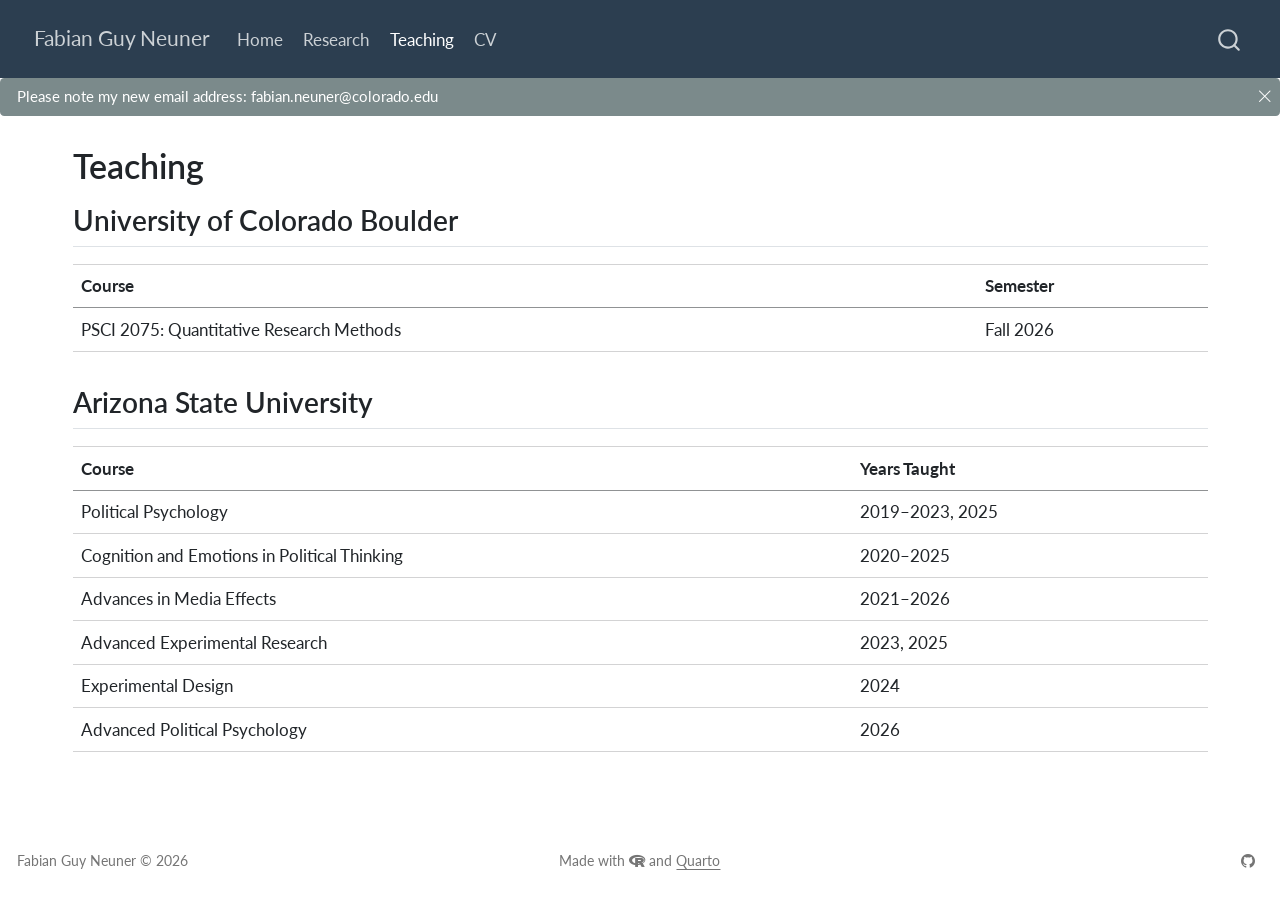
<file: docs/teaching.html>
<!DOCTYPE html>
<html xmlns="http://www.w3.org/1999/xhtml" lang="en" xml:lang="en"><head>

<meta charset="utf-8">
<meta name="generator" content="quarto-1.8.25">

<meta name="viewport" content="width=device-width, initial-scale=1.0, user-scalable=yes">


<title>Teaching – Fabian Guy Neuner</title>
<style>
code{white-space: pre-wrap;}
span.smallcaps{font-variant: small-caps;}
div.columns{display: flex; gap: min(4vw, 1.5em);}
div.column{flex: auto; overflow-x: auto;}
div.hanging-indent{margin-left: 1.5em; text-indent: -1.5em;}
ul.task-list{list-style: none;}
ul.task-list li input[type="checkbox"] {
  width: 0.8em;
  margin: 0 0.8em 0.2em -1em; /* quarto-specific, see https://github.com/quarto-dev/quarto-cli/issues/4556 */ 
  vertical-align: middle;
}
</style>


<script src="site_libs/quarto-nav/quarto-nav.js"></script>
<script src="site_libs/clipboard/clipboard.min.js"></script>
<script src="site_libs/quarto-search/autocomplete.umd.js"></script>
<script src="site_libs/quarto-search/fuse.min.js"></script>
<script src="site_libs/quarto-search/quarto-search.js"></script>
<meta name="quarto:offset" content="./">
<script src="site_libs/quarto-html/quarto.js" type="module"></script>
<script src="site_libs/quarto-html/tabsets/tabsets.js" type="module"></script>
<script src="site_libs/quarto-html/axe/axe-check.js" type="module"></script>
<script src="site_libs/quarto-html/popper.min.js"></script>
<script src="site_libs/quarto-html/tippy.umd.min.js"></script>
<script src="site_libs/quarto-html/anchor.min.js"></script>
<link href="site_libs/quarto-html/tippy.css" rel="stylesheet">
<link href="site_libs/quarto-html/quarto-syntax-highlighting-7b89279ff1a6dce999919e0e67d4d9ec.css" rel="stylesheet" id="quarto-text-highlighting-styles">
<script src="site_libs/bootstrap/bootstrap.min.js"></script>
<link href="site_libs/bootstrap/bootstrap-icons.css" rel="stylesheet">
<link href="site_libs/bootstrap/bootstrap-f93c2b1f3f0577f377aefa4848a86a36.min.css" rel="stylesheet" append-hash="true" id="quarto-bootstrap" data-mode="light">
<link href="site_libs/quarto-contrib/fontawesome6-6.7.2/all.min.css" rel="stylesheet">
<link href="site_libs/quarto-contrib/fontawesome6-6.7.2/latex-fontsize.css" rel="stylesheet">
<script id="quarto-search-options" type="application/json">{
  "location": "navbar",
  "copy-button": false,
  "collapse-after": 3,
  "panel-placement": "end",
  "type": "overlay",
  "limit": 50,
  "keyboard-shortcut": [
    "f",
    "/",
    "s"
  ],
  "show-item-context": false,
  "language": {
    "search-no-results-text": "No results",
    "search-matching-documents-text": "matching documents",
    "search-copy-link-title": "Copy link to search",
    "search-hide-matches-text": "Hide additional matches",
    "search-more-match-text": "more match in this document",
    "search-more-matches-text": "more matches in this document",
    "search-clear-button-title": "Clear",
    "search-text-placeholder": "",
    "search-detached-cancel-button-title": "Cancel",
    "search-submit-button-title": "Submit",
    "search-label": "Search"
  }
}</script>


<link rel="stylesheet" href="styles.css">
</head>

<body class="nav-fixed quarto-light">

<div id="quarto-search-results"></div>
  <header id="quarto-header" class="headroom fixed-top">
    <nav class="navbar navbar-expand-lg " data-bs-theme="dark">
      <div class="navbar-container container-fluid">
      <div class="navbar-brand-container mx-auto">
    <a href="./about.html" class="navbar-brand navbar-brand-logo">
    </a>
    <a class="navbar-brand" href="./about.html">
    <span class="navbar-title">Fabian Guy Neuner</span>
    </a>
  </div>
            <div id="quarto-search" class="" title="Search"></div>
          <button class="navbar-toggler" type="button" data-bs-toggle="collapse" data-bs-target="#navbarCollapse" aria-controls="navbarCollapse" role="menu" aria-expanded="false" aria-label="Toggle navigation" onclick="if (window.quartoToggleHeadroom) { window.quartoToggleHeadroom(); }">
  <span class="navbar-toggler-icon"></span>
</button>
          <div class="collapse navbar-collapse" id="navbarCollapse">
            <ul class="navbar-nav navbar-nav-scroll me-auto">
  <li class="nav-item">
    <a class="nav-link" href="./about.html"> 
<span class="menu-text">Home</span></a>
  </li>  
  <li class="nav-item">
    <a class="nav-link" href="./research.html"> 
<span class="menu-text">Research</span></a>
  </li>  
  <li class="nav-item">
    <a class="nav-link active" href="./teaching.html" aria-current="page"> 
<span class="menu-text">Teaching</span></a>
  </li>  
  <li class="nav-item">
    <a class="nav-link" href="./files/Neuner_CV.pdf" target="_blank"> 
<span class="menu-text">CV</span></a>
  </li>  
</ul>
          </div> <!-- /navcollapse -->
            <div class="quarto-navbar-tools">
</div>
      </div> <!-- /container-fluid -->
    </nav>
  <div id="quarto-announcement" data-announcement-id="9d5ee8ebecd3e4b2340bfb129167e5f5" class="alert alert-dark hidden"><i class="bi bi-email quarto-announcement-icon"></i><div class="quarto-announcement-content">
<p>Please note my new email address: fabian.neuner@colorado.edu</p>
</div><i class="bi bi-x-lg quarto-announcement-action"></i></div>
</header>
<!-- content -->
<div id="quarto-content" class="quarto-container page-columns page-rows-contents page-layout-full page-navbar">
<!-- sidebar -->
<!-- margin-sidebar -->
    
<!-- main -->
<main class="content column-page" id="quarto-document-content">

<header id="title-block-header" class="quarto-title-block default">
<div class="quarto-title">
<h1 class="title">Teaching</h1>
</div>



<div class="quarto-title-meta column-page">

    
  
    
  </div>
  


</header>


<section id="university-of-colorado-boulder" class="level2">
<h2 class="anchored" data-anchor-id="university-of-colorado-boulder">University of Colorado Boulder</h2>
<table class="caption-top table">
<thead>
<tr class="header">
<th>Course</th>
<th>Semester</th>
</tr>
</thead>
<tbody>
<tr class="odd">
<td>PSCI 2075: Quantitative Research Methods</td>
<td>Fall 2026</td>
</tr>
</tbody>
</table>
</section>
<section id="arizona-state-university" class="level2">
<h2 class="anchored" data-anchor-id="arizona-state-university">Arizona State University</h2>
<table class="caption-top table">
<thead>
<tr class="header">
<th>Course</th>
<th>Years Taught</th>
</tr>
</thead>
<tbody>
<tr class="odd">
<td>Political Psychology</td>
<td>2019–2023, 2025</td>
</tr>
<tr class="even">
<td>Cognition and Emotions in Political Thinking</td>
<td>2020–2025</td>
</tr>
<tr class="odd">
<td>Advances in Media Effects</td>
<td>2021–2026</td>
</tr>
<tr class="even">
<td>Advanced Experimental Research</td>
<td>2023, 2025</td>
</tr>
<tr class="odd">
<td>Experimental Design</td>
<td>2024</td>
</tr>
<tr class="even">
<td>Advanced Political Psychology</td>
<td>2026</td>
</tr>
</tbody>
</table>


</section>

</main> <!-- /main -->
<script id="quarto-html-after-body" type="application/javascript">
  window.document.addEventListener("DOMContentLoaded", function (event) {
    const icon = "";
    const anchorJS = new window.AnchorJS();
    anchorJS.options = {
      placement: 'right',
      icon: icon
    };
    anchorJS.add('.anchored');
    const isCodeAnnotation = (el) => {
      for (const clz of el.classList) {
        if (clz.startsWith('code-annotation-')) {                     
          return true;
        }
      }
      return false;
    }
    const onCopySuccess = function(e) {
      // button target
      const button = e.trigger;
      // don't keep focus
      button.blur();
      // flash "checked"
      button.classList.add('code-copy-button-checked');
      var currentTitle = button.getAttribute("title");
      button.setAttribute("title", "Copied!");
      let tooltip;
      if (window.bootstrap) {
        button.setAttribute("data-bs-toggle", "tooltip");
        button.setAttribute("data-bs-placement", "left");
        button.setAttribute("data-bs-title", "Copied!");
        tooltip = new bootstrap.Tooltip(button, 
          { trigger: "manual", 
            customClass: "code-copy-button-tooltip",
            offset: [0, -8]});
        tooltip.show();    
      }
      setTimeout(function() {
        if (tooltip) {
          tooltip.hide();
          button.removeAttribute("data-bs-title");
          button.removeAttribute("data-bs-toggle");
          button.removeAttribute("data-bs-placement");
        }
        button.setAttribute("title", currentTitle);
        button.classList.remove('code-copy-button-checked');
      }, 1000);
      // clear code selection
      e.clearSelection();
    }
    const getTextToCopy = function(trigger) {
      const outerScaffold = trigger.parentElement.cloneNode(true);
      const codeEl = outerScaffold.querySelector('code');
      for (const childEl of codeEl.children) {
        if (isCodeAnnotation(childEl)) {
          childEl.remove();
        }
      }
      return codeEl.innerText;
    }
    const clipboard = new window.ClipboardJS('.code-copy-button:not([data-in-quarto-modal])', {
      text: getTextToCopy
    });
    clipboard.on('success', onCopySuccess);
    if (window.document.getElementById('quarto-embedded-source-code-modal')) {
      const clipboardModal = new window.ClipboardJS('.code-copy-button[data-in-quarto-modal]', {
        text: getTextToCopy,
        container: window.document.getElementById('quarto-embedded-source-code-modal')
      });
      clipboardModal.on('success', onCopySuccess);
    }
      var localhostRegex = new RegExp(/^(?:http|https):\/\/localhost\:?[0-9]*\//);
      var mailtoRegex = new RegExp(/^mailto:/);
        var filterRegex = new RegExp('/' + window.location.host + '/');
      var isInternal = (href) => {
          return filterRegex.test(href) || localhostRegex.test(href) || mailtoRegex.test(href);
      }
      // Inspect non-navigation links and adorn them if external
     var links = window.document.querySelectorAll('a[href]:not(.nav-link):not(.navbar-brand):not(.toc-action):not(.sidebar-link):not(.sidebar-item-toggle):not(.pagination-link):not(.no-external):not([aria-hidden]):not(.dropdown-item):not(.quarto-navigation-tool):not(.about-link)');
      for (var i=0; i<links.length; i++) {
        const link = links[i];
        if (!isInternal(link.href)) {
          // undo the damage that might have been done by quarto-nav.js in the case of
          // links that we want to consider external
          if (link.dataset.originalHref !== undefined) {
            link.href = link.dataset.originalHref;
          }
        }
      }
    function tippyHover(el, contentFn, onTriggerFn, onUntriggerFn) {
      const config = {
        allowHTML: true,
        maxWidth: 500,
        delay: 100,
        arrow: false,
        appendTo: function(el) {
            return el.parentElement;
        },
        interactive: true,
        interactiveBorder: 10,
        theme: 'quarto',
        placement: 'bottom-start',
      };
      if (contentFn) {
        config.content = contentFn;
      }
      if (onTriggerFn) {
        config.onTrigger = onTriggerFn;
      }
      if (onUntriggerFn) {
        config.onUntrigger = onUntriggerFn;
      }
      window.tippy(el, config); 
    }
    const noterefs = window.document.querySelectorAll('a[role="doc-noteref"]');
    for (var i=0; i<noterefs.length; i++) {
      const ref = noterefs[i];
      tippyHover(ref, function() {
        // use id or data attribute instead here
        let href = ref.getAttribute('data-footnote-href') || ref.getAttribute('href');
        try { href = new URL(href).hash; } catch {}
        const id = href.replace(/^#\/?/, "");
        const note = window.document.getElementById(id);
        if (note) {
          return note.innerHTML;
        } else {
          return "";
        }
      });
    }
    const xrefs = window.document.querySelectorAll('a.quarto-xref');
    const processXRef = (id, note) => {
      // Strip column container classes
      const stripColumnClz = (el) => {
        el.classList.remove("page-full", "page-columns");
        if (el.children) {
          for (const child of el.children) {
            stripColumnClz(child);
          }
        }
      }
      stripColumnClz(note)
      if (id === null || id.startsWith('sec-')) {
        // Special case sections, only their first couple elements
        const container = document.createElement("div");
        if (note.children && note.children.length > 2) {
          container.appendChild(note.children[0].cloneNode(true));
          for (let i = 1; i < note.children.length; i++) {
            const child = note.children[i];
            if (child.tagName === "P" && child.innerText === "") {
              continue;
            } else {
              container.appendChild(child.cloneNode(true));
              break;
            }
          }
          if (window.Quarto?.typesetMath) {
            window.Quarto.typesetMath(container);
          }
          return container.innerHTML
        } else {
          if (window.Quarto?.typesetMath) {
            window.Quarto.typesetMath(note);
          }
          return note.innerHTML;
        }
      } else {
        // Remove any anchor links if they are present
        const anchorLink = note.querySelector('a.anchorjs-link');
        if (anchorLink) {
          anchorLink.remove();
        }
        if (window.Quarto?.typesetMath) {
          window.Quarto.typesetMath(note);
        }
        if (note.classList.contains("callout")) {
          return note.outerHTML;
        } else {
          return note.innerHTML;
        }
      }
    }
    for (var i=0; i<xrefs.length; i++) {
      const xref = xrefs[i];
      tippyHover(xref, undefined, function(instance) {
        instance.disable();
        let url = xref.getAttribute('href');
        let hash = undefined; 
        if (url.startsWith('#')) {
          hash = url;
        } else {
          try { hash = new URL(url).hash; } catch {}
        }
        if (hash) {
          const id = hash.replace(/^#\/?/, "");
          const note = window.document.getElementById(id);
          if (note !== null) {
            try {
              const html = processXRef(id, note.cloneNode(true));
              instance.setContent(html);
            } finally {
              instance.enable();
              instance.show();
            }
          } else {
            // See if we can fetch this
            fetch(url.split('#')[0])
            .then(res => res.text())
            .then(html => {
              const parser = new DOMParser();
              const htmlDoc = parser.parseFromString(html, "text/html");
              const note = htmlDoc.getElementById(id);
              if (note !== null) {
                const html = processXRef(id, note);
                instance.setContent(html);
              } 
            }).finally(() => {
              instance.enable();
              instance.show();
            });
          }
        } else {
          // See if we can fetch a full url (with no hash to target)
          // This is a special case and we should probably do some content thinning / targeting
          fetch(url)
          .then(res => res.text())
          .then(html => {
            const parser = new DOMParser();
            const htmlDoc = parser.parseFromString(html, "text/html");
            const note = htmlDoc.querySelector('main.content');
            if (note !== null) {
              // This should only happen for chapter cross references
              // (since there is no id in the URL)
              // remove the first header
              if (note.children.length > 0 && note.children[0].tagName === "HEADER") {
                note.children[0].remove();
              }
              const html = processXRef(null, note);
              instance.setContent(html);
            } 
          }).finally(() => {
            instance.enable();
            instance.show();
          });
        }
      }, function(instance) {
      });
    }
        let selectedAnnoteEl;
        const selectorForAnnotation = ( cell, annotation) => {
          let cellAttr = 'data-code-cell="' + cell + '"';
          let lineAttr = 'data-code-annotation="' +  annotation + '"';
          const selector = 'span[' + cellAttr + '][' + lineAttr + ']';
          return selector;
        }
        const selectCodeLines = (annoteEl) => {
          const doc = window.document;
          const targetCell = annoteEl.getAttribute("data-target-cell");
          const targetAnnotation = annoteEl.getAttribute("data-target-annotation");
          const annoteSpan = window.document.querySelector(selectorForAnnotation(targetCell, targetAnnotation));
          const lines = annoteSpan.getAttribute("data-code-lines").split(",");
          const lineIds = lines.map((line) => {
            return targetCell + "-" + line;
          })
          let top = null;
          let height = null;
          let parent = null;
          if (lineIds.length > 0) {
              //compute the position of the single el (top and bottom and make a div)
              const el = window.document.getElementById(lineIds[0]);
              top = el.offsetTop;
              height = el.offsetHeight;
              parent = el.parentElement.parentElement;
            if (lineIds.length > 1) {
              const lastEl = window.document.getElementById(lineIds[lineIds.length - 1]);
              const bottom = lastEl.offsetTop + lastEl.offsetHeight;
              height = bottom - top;
            }
            if (top !== null && height !== null && parent !== null) {
              // cook up a div (if necessary) and position it 
              let div = window.document.getElementById("code-annotation-line-highlight");
              if (div === null) {
                div = window.document.createElement("div");
                div.setAttribute("id", "code-annotation-line-highlight");
                div.style.position = 'absolute';
                parent.appendChild(div);
              }
              div.style.top = top - 2 + "px";
              div.style.height = height + 4 + "px";
              div.style.left = 0;
              let gutterDiv = window.document.getElementById("code-annotation-line-highlight-gutter");
              if (gutterDiv === null) {
                gutterDiv = window.document.createElement("div");
                gutterDiv.setAttribute("id", "code-annotation-line-highlight-gutter");
                gutterDiv.style.position = 'absolute';
                const codeCell = window.document.getElementById(targetCell);
                const gutter = codeCell.querySelector('.code-annotation-gutter');
                gutter.appendChild(gutterDiv);
              }
              gutterDiv.style.top = top - 2 + "px";
              gutterDiv.style.height = height + 4 + "px";
            }
            selectedAnnoteEl = annoteEl;
          }
        };
        const unselectCodeLines = () => {
          const elementsIds = ["code-annotation-line-highlight", "code-annotation-line-highlight-gutter"];
          elementsIds.forEach((elId) => {
            const div = window.document.getElementById(elId);
            if (div) {
              div.remove();
            }
          });
          selectedAnnoteEl = undefined;
        };
          // Handle positioning of the toggle
      window.addEventListener(
        "resize",
        throttle(() => {
          elRect = undefined;
          if (selectedAnnoteEl) {
            selectCodeLines(selectedAnnoteEl);
          }
        }, 10)
      );
      function throttle(fn, ms) {
      let throttle = false;
      let timer;
        return (...args) => {
          if(!throttle) { // first call gets through
              fn.apply(this, args);
              throttle = true;
          } else { // all the others get throttled
              if(timer) clearTimeout(timer); // cancel #2
              timer = setTimeout(() => {
                fn.apply(this, args);
                timer = throttle = false;
              }, ms);
          }
        };
      }
        // Attach click handler to the DT
        const annoteDls = window.document.querySelectorAll('dt[data-target-cell]');
        for (const annoteDlNode of annoteDls) {
          annoteDlNode.addEventListener('click', (event) => {
            const clickedEl = event.target;
            if (clickedEl !== selectedAnnoteEl) {
              unselectCodeLines();
              const activeEl = window.document.querySelector('dt[data-target-cell].code-annotation-active');
              if (activeEl) {
                activeEl.classList.remove('code-annotation-active');
              }
              selectCodeLines(clickedEl);
              clickedEl.classList.add('code-annotation-active');
            } else {
              // Unselect the line
              unselectCodeLines();
              clickedEl.classList.remove('code-annotation-active');
            }
          });
        }
    const findCites = (el) => {
      const parentEl = el.parentElement;
      if (parentEl) {
        const cites = parentEl.dataset.cites;
        if (cites) {
          return {
            el,
            cites: cites.split(' ')
          };
        } else {
          return findCites(el.parentElement)
        }
      } else {
        return undefined;
      }
    };
    var bibliorefs = window.document.querySelectorAll('a[role="doc-biblioref"]');
    for (var i=0; i<bibliorefs.length; i++) {
      const ref = bibliorefs[i];
      const citeInfo = findCites(ref);
      if (citeInfo) {
        tippyHover(citeInfo.el, function() {
          var popup = window.document.createElement('div');
          citeInfo.cites.forEach(function(cite) {
            var citeDiv = window.document.createElement('div');
            citeDiv.classList.add('hanging-indent');
            citeDiv.classList.add('csl-entry');
            var biblioDiv = window.document.getElementById('ref-' + cite);
            if (biblioDiv) {
              citeDiv.innerHTML = biblioDiv.innerHTML;
            }
            popup.appendChild(citeDiv);
          });
          return popup.innerHTML;
        });
      }
    }
  });
  </script>
</div> <!-- /content -->
<footer class="footer">
  <div class="nav-footer">
    <div class="nav-footer-left">
Fabian Guy Neuner ©
<script>document.write(new Date().getFullYear())</script>
</div>   
    <div class="nav-footer-center">
<p><span>Made with <i class="fa-brands fa-r-project" aria-label="r-project"></i> and <a href="https://quarto.org/">Quarto</a></span></p>
</div>
    <div class="nav-footer-right">
      <ul class="footer-items list-unstyled">
    <li class="nav-item compact">
    <a class="nav-link" href="https://github.com/fgneuner" target="_blank">
      <i class="bi bi-github" role="img">
</i> 
    </a>
  </li>  
</ul>
    </div>
  </div>
</footer>




</body></html>
</file>
<file: docs/site_libs/quarto-html/tippy.css>
.tippy-box[data-animation=fade][data-state=hidden]{opacity:0}[data-tippy-root]{max-width:calc(100vw - 10px)}.tippy-box{position:relative;background-color:#333;color:#fff;border-radius:4px;font-size:14px;line-height:1.4;white-space:normal;outline:0;transition-property:transform,visibility,opacity}.tippy-box[data-placement^=top]>.tippy-arrow{bottom:0}.tippy-box[data-placement^=top]>.tippy-arrow:before{bottom:-7px;left:0;border-width:8px 8px 0;border-top-color:initial;transform-origin:center top}.tippy-box[data-placement^=bottom]>.tippy-arrow{top:0}.tippy-box[data-placement^=bottom]>.tippy-arrow:before{top:-7px;left:0;border-width:0 8px 8px;border-bottom-color:initial;transform-origin:center bottom}.tippy-box[data-placement^=left]>.tippy-arrow{right:0}.tippy-box[data-placement^=left]>.tippy-arrow:before{border-width:8px 0 8px 8px;border-left-color:initial;right:-7px;transform-origin:center left}.tippy-box[data-placement^=right]>.tippy-arrow{left:0}.tippy-box[data-placement^=right]>.tippy-arrow:before{left:-7px;border-width:8px 8px 8px 0;border-right-color:initial;transform-origin:center right}.tippy-box[data-inertia][data-state=visible]{transition-timing-function:cubic-bezier(.54,1.5,.38,1.11)}.tippy-arrow{width:16px;height:16px;color:#333}.tippy-arrow:before{content:"";position:absolute;border-color:transparent;border-style:solid}.tippy-content{position:relative;padding:5px 9px;z-index:1}
</file>
<file: docs/site_libs/quarto-html/quarto-syntax-highlighting-7b89279ff1a6dce999919e0e67d4d9ec.css>
/* quarto syntax highlight colors */
:root {
  --quarto-hl-ot-color: #003B4F;
  --quarto-hl-at-color: #657422;
  --quarto-hl-ss-color: #20794D;
  --quarto-hl-an-color: #5E5E5E;
  --quarto-hl-fu-color: #4758AB;
  --quarto-hl-st-color: #20794D;
  --quarto-hl-cf-color: #003B4F;
  --quarto-hl-op-color: #5E5E5E;
  --quarto-hl-er-color: #AD0000;
  --quarto-hl-bn-color: #AD0000;
  --quarto-hl-al-color: #AD0000;
  --quarto-hl-va-color: #111111;
  --quarto-hl-bu-color: inherit;
  --quarto-hl-ex-color: inherit;
  --quarto-hl-pp-color: #AD0000;
  --quarto-hl-in-color: #5E5E5E;
  --quarto-hl-vs-color: #20794D;
  --quarto-hl-wa-color: #5E5E5E;
  --quarto-hl-do-color: #5E5E5E;
  --quarto-hl-im-color: #00769E;
  --quarto-hl-ch-color: #20794D;
  --quarto-hl-dt-color: #AD0000;
  --quarto-hl-fl-color: #AD0000;
  --quarto-hl-co-color: #5E5E5E;
  --quarto-hl-cv-color: #5E5E5E;
  --quarto-hl-cn-color: #8f5902;
  --quarto-hl-sc-color: #5E5E5E;
  --quarto-hl-dv-color: #AD0000;
  --quarto-hl-kw-color: #003B4F;
}

/* other quarto variables */
:root {
  --quarto-font-monospace: SFMono-Regular, Menlo, Monaco, Consolas, "Liberation Mono", "Courier New", monospace;
}

/* syntax highlight based on Pandoc's rules */
pre > code.sourceCode > span {
  color: #003B4F;
}

code.sourceCode > span {
  color: #003B4F;
}

div.sourceCode,
div.sourceCode pre.sourceCode {
  color: #003B4F;
}

/* Normal */
code span {
  color: #003B4F;
}

/* Alert */
code span.al {
  color: #AD0000;
  font-style: inherit;
}

/* Annotation */
code span.an {
  color: #5E5E5E;
  font-style: inherit;
}

/* Attribute */
code span.at {
  color: #657422;
  font-style: inherit;
}

/* BaseN */
code span.bn {
  color: #AD0000;
  font-style: inherit;
}

/* BuiltIn */
code span.bu {
  font-style: inherit;
}

/* ControlFlow */
code span.cf {
  color: #003B4F;
  font-weight: bold;
  font-style: inherit;
}

/* Char */
code span.ch {
  color: #20794D;
  font-style: inherit;
}

/* Constant */
code span.cn {
  color: #8f5902;
  font-style: inherit;
}

/* Comment */
code span.co {
  color: #5E5E5E;
  font-style: inherit;
}

/* CommentVar */
code span.cv {
  color: #5E5E5E;
  font-style: italic;
}

/* Documentation */
code span.do {
  color: #5E5E5E;
  font-style: italic;
}

/* DataType */
code span.dt {
  color: #AD0000;
  font-style: inherit;
}

/* DecVal */
code span.dv {
  color: #AD0000;
  font-style: inherit;
}

/* Error */
code span.er {
  color: #AD0000;
  font-style: inherit;
}

/* Extension */
code span.ex {
  font-style: inherit;
}

/* Float */
code span.fl {
  color: #AD0000;
  font-style: inherit;
}

/* Function */
code span.fu {
  color: #4758AB;
  font-style: inherit;
}

/* Import */
code span.im {
  color: #00769E;
  font-style: inherit;
}

/* Information */
code span.in {
  color: #5E5E5E;
  font-style: inherit;
}

/* Keyword */
code span.kw {
  color: #003B4F;
  font-weight: bold;
  font-style: inherit;
}

/* Operator */
code span.op {
  color: #5E5E5E;
  font-style: inherit;
}

/* Other */
code span.ot {
  color: #003B4F;
  font-style: inherit;
}

/* Preprocessor */
code span.pp {
  color: #AD0000;
  font-style: inherit;
}

/* SpecialChar */
code span.sc {
  color: #5E5E5E;
  font-style: inherit;
}

/* SpecialString */
code span.ss {
  color: #20794D;
  font-style: inherit;
}

/* String */
code span.st {
  color: #20794D;
  font-style: inherit;
}

/* Variable */
code span.va {
  color: #111111;
  font-style: inherit;
}

/* VerbatimString */
code span.vs {
  color: #20794D;
  font-style: inherit;
}

/* Warning */
code span.wa {
  color: #5E5E5E;
  font-style: italic;
}

.prevent-inlining {
  content: "</";
}

/*# sourceMappingURL=3944bc705cfaf4c80e56f77c5205168a.css.map */
</file>
<file: docs/site_libs/quarto-contrib/fontawesome6-6.7.2/latex-fontsize.css>
.fa-tiny {
  font-size: 0.5em;
}
.fa-scriptsize {
  font-size: 0.7em;
}
.fa-footnotesize {
  font-size: 0.8em;
}
.fa-small {
  font-size: 0.9em;
}
.fa-normalsize {
  font-size: 1em;
}
.fa-large {
  font-size: 1.2em;
}
.fa-Large {
  font-size: 1.5em;
}
.fa-LARGE {
  font-size: 1.75em;
}
.fa-huge {
  font-size: 2em;
}
.fa-Huge {
  font-size: 2.5em;
}
</file>
<file: docs/styles.css>
/* css styles */

/* Remove borders from links in the about section */
.about-link {
    border: none !important;
    text-decoration: none !important; /* Optional: remove underline too */
    padding: 0 0px !important;
    font-size: 1.2em !important;
}

/* Optional: Remove border on hover/focus */
.about-link:hover {
    border: none !important;
}

span.__dimensions_badge_embed__, div.altmetric-embed {
  display: inline-flex;
  vertical-align: middle;
}


.inline {
  display: inline-block;
}

/* Publication list (research.qmd) */
.pub-entry {
  margin-bottom: 1.5rem;
}

.pub-citation {
  margin-bottom: 0.4rem;
  line-height: 1.5;
}

.pub-links {
  display: flex;
  flex-wrap: wrap;
  gap: 0.4rem;
  margin-bottom: 0.15rem;
}

.pub-links .btn {
  font-size: 0.8rem;
  padding: 0.2rem 0.85rem;
}

.pub-links .btn i {
  margin-right: 0.2rem;
}

.pub-links .btn[aria-expanded="true"] .bi-chevron-down {
  display: inline-block;
  transform: rotate(180deg);
  transition: transform 0.15s ease-in-out;
}

.pub-links .btn .bi-chevron-down {
  display: inline-block;
  transition: transform 0.15s ease-in-out;
}

.pub-abstract {
  margin-top: 0.6rem;
}

.pub-abstract .card-body {
  background-color: #f8f9fa;
  font-size: 0.95rem;
  line-height: 1.55;
}

.pub-box {
  margin-top: 0.5rem;
}

.pub-box .pub-links {
  margin-bottom: 0;
}

.pub-metrics {
  align-items: center;
  row-gap: 0.5rem;
}

.pub-metric-widget {
  vertical-align: middle;
}

/* Quarto's #quarto-margin-sidebar (the "On this page" TOC) is a tall
   position:sticky box sized to the full viewport height for its own
   scroll-tracking behavior, but only its <nav> child actually has visible
   content - the rest of that box is empty/transparent. It sits in the
   same grid column as, and paints over, any .column-margin content placed
   below it (like the Categories list here), so clicks there were landing
   on the sidebar's empty space instead of on our buttons - raising our own
   z-index didn't help since the two aren't sibling stacking contexts.
   Fix: make the sidebar box itself click-through, and only re-enable
   pointer events on its actual nav content. */
#quarto-margin-sidebar {
  pointer-events: none;
}

#quarto-margin-sidebar > * {
  pointer-events: auto;
}

.pub-filter-bar {
  margin: 1.5rem 0;
  font-size: 0.9rem;
}

.pub-filter-heading {
  font-size: 0.72rem;
  font-weight: 600;
  text-transform: uppercase;
  letter-spacing: 0.04em;
  color: #6c757d;
  margin-bottom: 0.5rem;
}

.pub-filter-list {
  list-style: none;
  padding: 0;
  margin: 0;
}

.pub-filter-list li {
  margin-bottom: 0.3rem;
}

.pub-filter-btn {
  border: none;
  background: none;
  padding: 0;
  color: #495057;
  cursor: pointer;
  text-align: left;
  font-size: inherit;
  line-height: 1.4;
}

.pub-filter-btn:hover {
  color: var(--bs-primary, #18bc9c);
  text-decoration: underline;
}

.pub-filter-btn.active {
  color: var(--bs-primary, #18bc9c);
  font-weight: 600;
}

.pub-filter-count {
  color: #adb5bd;
  font-size: 0.85em;
}

@media (prefers-color-scheme: dark) {
  .pub-filter-heading {
    color: #999;
  }
  .pub-filter-btn {
    color: #ccc;
  }
  .pub-filter-count {
    color: #777;
  }
}

/* Google Scholar has no embeddable widget of its own, so this mimics the
   look of the Altmetric/Dimensions badges next to it: same two-part
   shape (colored logo block + light label block), same ~88x22px size. */
.pub-scholar-badge {
  display: inline-flex;
  align-items: stretch;
  height: 22px;
  border-radius: 3px;
  overflow: hidden;
  font-size: 12px;
  font-family: Arial, Helvetica, sans-serif;
  line-height: 22px;
  text-decoration: none;
  border: 1px solid #d2d2d2;
}

.pub-scholar-badge-icon {
  display: inline-flex;
  align-items: center;
  justify-content: center;
  width: 26px;
  background-color: #4285f4;
  color: #fff;
}

.pub-scholar-badge-icon img {
  display: block;
}

.pub-scholar-badge-label {
  padding: 0 8px;
  background-color: #f4f4f4;
  color: #333;
  white-space: nowrap;
  letter-spacing: 0.2px;
}

.pub-scholar-badge:hover {
  text-decoration: none;
}

.pub-scholar-badge:hover .pub-scholar-badge-label {
  background-color: #e8e8e8;
}

@media (prefers-color-scheme: dark) {
  .pub-scholar-badge {
    border-color: #444;
  }
  .pub-scholar-badge-label {
    background-color: #2a2a2a;
    color: #ddd;
  }
  .pub-scholar-badge:hover .pub-scholar-badge-label {
    background-color: #333;
  }
}

@media (prefers-color-scheme: dark) {
  .pub-abstract .card-body {
    background-color: rgba(255, 255, 255, 0.05);
  }
}

/* CU Boulder logo used as an about-page link icon (matches the size/
   baseline of the Bootstrap-icon glyphs used by the other about links) */
.about-link-cu-logo {
  height: 1em;
  width: 1em;
  object-fit: contain;
  vertical-align: -0.125em;
  /* desaturate the gold/black mark so it reads as the same grey as the
     Bootstrap-icon glyphs used by the other about-page links */
  filter: grayscale(1) opacity(0.75);
}

.about-link:hover .about-link-cu-logo {
  filter: grayscale(1) opacity(1);
}
</file>
<file: docs/site_libs/quarto-contrib/academicons-1.9.4/all.css>
/*
 *  Academicons 1.9.4 by James Walsh (https://github.com/jpswalsh) and Katja Bercic (https://github.com/katjabercic)
 *  Fonts generated using FontForge - https://fontforge.org
 *  Square icons designed to be used alongside Font Awesome square icons - https://fortawesome.github.io/Font-Awesome/
 *  Licenses - Font: SIL OFL 1.1, CSS: MIT License
 */
@font-face {
  font-family: 'Academicons';
  font-style: normal;
  font-weight: 400;
  font-display: block;
  src: url('1e21o67/academicons.eot');
  src: url('1e21o67/academicons.eot') format('embedded-opentype'),
    url('1e21o67/academicons.ttf') format('truetype'),
    url('1e21o67/academicons.woff') format('woff'),
    url('1e21o67/academicons.svg') format('svg');
}

.ai {
  font-family: 'Academicons';
  font-weight: 400;
  -moz-osx-font-smoothing: grayscale;
  -webkit-font-smoothing: antialiased;
  display: inline-block;
  font-style: normal;
  font-variant: normal;
  text-rendering: auto;
  line-height: 1;
}

.ai-academia:before {
  content: "\e9af";
}

.ai-academia-square:before {
  content: "\e93d";
}

.ai-acclaim:before {
  content: "\e92e";
}

.ai-acclaim-square:before {
  content: "\e93a";
}

.ai-acm:before {
  content: "\e93c";
}

.ai-acm-square:before {
  content: "\e95d";
}

.ai-acmdl:before {
  content: "\e96a";
}

.ai-acmdl-square:before {
  content: "\e9d3";
}

.ai-ads:before {
  content: "\e9cb";
}

.ai-ads-square:before {
  content: "\e94a";
}

.ai-africarxiv:before {
  content: "\e91b";
}

.ai-africarxiv-square:before {
  content: "\e90b";
}

.ai-archive:before {
  content: "\e955";
}

.ai-archive-square:before {
  content: "\e956";
}

.ai-arxiv:before {
  content: "\e974";
}

.ai-arxiv-square:before {
  content: "\e9a6";
}

.ai-biorxiv:before {
  content: "\e9a2";
}

.ai-biorxiv-square:before {
  content: "\e98b";
}

.ai-ceur:before {
  content: "\e96d";
}

.ai-ceur-square:before {
  content: "\e92f";
}

.ai-ciencia-vitae:before {
  content: "\e912";
}

.ai-ciencia-vitae-square:before {
  content: "\e913";
}

.ai-clarivate:before {
  content: "\e924";
}

.ai-clarivate-square:before {
  content: "\e925";
}

.ai-closed-access:before {
  content: "\e942";
}

.ai-closed-access-square:before {
  content: "\e943";
}

.ai-conversation:before {
  content: "\e94c";
}

.ai-conversation-square:before {
  content: "\e915";
}

.ai-coursera:before {
  content: "\e95f";
}

.ai-coursera-square:before {
  content: "\e97f";
}

.ai-crossref:before {
  content: "\e918";
}

.ai-crossref-square:before {
  content: "\e919";
}

.ai-cv:before {
  content: "\e9a5";
}

.ai-cv-square:before {
  content: "\e90a";
}

.ai-datacite:before {
  content: "\e91c";
}

.ai-datacite-square:before {
  content: "\e91d";
}

.ai-dataverse:before {
  content: "\e9f7";
}

.ai-dataverse-square:before {
  content: "\e9e4";
}

.ai-dblp:before {
  content: "\e94f";
}

.ai-dblp-square:before {
  content: "\e93f";
}

.ai-depsy:before {
  content: "\e97a";
}

.ai-depsy-square:before {
  content: "\e94b";
}

.ai-doi:before {
  content: "\e97e";
}

.ai-doi-square:before {
  content: "\e98f";
}

.ai-dryad:before {
  content: "\e97c";
}

.ai-dryad-square:before {
  content: "\e98c";
}

.ai-elsevier:before {
  content: "\e961";
}

.ai-elsevier-square:before {
  content: "\e910";
}

.ai-figshare:before {
  content: "\e981";
}

.ai-figshare-square:before {
  content: "\e9e7";
}

.ai-google-scholar:before {
  content: "\e9d4";
}

.ai-google-scholar-square:before {
  content: "\e9f9";
}

.ai-hal:before {
  content: "\e92c";
}

.ai-hal-square:before {
  content: "\e92d";
}

.ai-hypothesis:before {
  content: "\e95a";
}

.ai-hypothesis-square:before {
  content: "\e95b";
}

.ai-ideas-repec:before {
  content: "\e9ed";
}

.ai-ideas-repec-square:before {
  content: "\e9f8";
}

.ai-ieee:before {
  content: "\e929";
}

.ai-ieee-square:before {
  content: "\e9b9";
}

.ai-impactstory:before {
  content: "\e9cf";
}

.ai-impactstory-square:before {
  content: "\e9aa";
}

.ai-inaturalist:before {
  content: "\e900";
}

.ai-inaturalist-square:before {
  content: "\e901";
}

.ai-inpn:before {
  content: "\e902";
}

.ai-inpn-square:before {
  content: "\e903";
}

.ai-inspire:before {
  content: "\e9e9";
}

.ai-inspire-square:before {
  content: "\e9fe";
}

.ai-isidore:before {
  content: "\e936";
}

.ai-isidore-square:before {
  content: "\e954";
}

.ai-isni:before {
  content: "\e957";
}

.ai-isni-square:before {
  content: "\e958";
}

.ai-jstor:before {
  content: "\e938";
}

.ai-jstor-square:before {
  content: "\e944";
}

.ai-lattes:before {
  content: "\e9b3";
}

.ai-lattes-square:before {
  content: "\e99c";
}

.ai-mathoverflow:before {
  content: "\e9f6";
}

.ai-mathoverflow-square:before {
  content: "\e97b";
}

.ai-mendeley:before {
  content: "\e9f0";
}

.ai-mendeley-square:before {
  content: "\e9f3";
}

.ai-moodle:before {
  content: "\e907";
}

.ai-moodle-square:before {
  content: "\e908";
}

.ai-mtmt:before {
  content: "\e950";
}

.ai-mtmt-square:before {
  content: "\e951";
}

.ai-nakala:before {
  content: "\e940";
}

.ai-nakala-square:before {
  content: "\e941";
}

.ai-obp:before {
  content: "\e92a";
}

.ai-obp-square:before {
  content: "\e92b";
}

.ai-open-access:before {
  content: "\e939";
}

.ai-open-access-square:before {
  content: "\e9f4";
}

.ai-open-data:before {
  content: "\e966";
}

.ai-open-data-square:before {
  content: "\e967";
}

.ai-open-materials:before {
  content: "\e968";
}

.ai-open-materials-square:before {
  content: "\e969";
}

.ai-openedition:before {
  content: "\e946";
}

.ai-openedition-square:before {
  content: "\e947";
}

.ai-orcid:before {
  content: "\e9d9";
}

.ai-orcid-square:before {
  content: "\e9c3";
}

.ai-osf:before {
  content: "\e9ef";
}

.ai-osf-square:before {
  content: "\e931";
}

.ai-overleaf:before {
  content: "\e914";
}

.ai-overleaf-square:before {
  content: "\e98d";
}

.ai-philpapers:before {
  content: "\e98a";
}

.ai-philpapers-square:before {
  content: "\e96f";
}

.ai-piazza:before {
  content: "\e99a";
}

.ai-piazza-square:before {
  content: "\e90c";
}

.ai-preregistered:before {
  content: "\e906";
}

.ai-preregistered-square:before {
  content: "\e96b";
}

.ai-protocols:before {
  content: "\e952";
}

.ai-protocols-square:before {
  content: "\e953";
}

.ai-psyarxiv:before {
  content: "\e90e";
}

.ai-psyarxiv-square:before {
  content: "\e90f";
}

.ai-publons:before {
  content: "\e937";
}

.ai-publons-square:before {
  content: "\e94e";
}

.ai-pubmed:before {
  content: "\e99f";
}

.ai-pubmed-square:before {
  content: "\e97d";
}

.ai-pubpeer:before {
  content: "\e922";
}

.ai-pubpeer-square:before {
  content: "\e923";
}

.ai-researcherid:before {
  content: "\e91a";
}

.ai-researcherid-square:before {
  content: "\e95c";
}

.ai-researchgate:before {
  content: "\e95e";
}

.ai-researchgate-square:before {
  content: "\e99e";
}

.ai-ror:before {
  content: "\e948";
}

.ai-ror-square:before {
  content: "\e949";
}

.ai-sci-hub:before {
  content: "\e959";
}

.ai-sci-hub-square:before {
  content: "\e905";
}

.ai-scirate:before {
  content: "\e98e";
}

.ai-scirate-square:before {
  content: "\e99d";
}

.ai-scopus:before {
  content: "\e91e";
}

.ai-scopus-square:before {
  content: "\e91f";
}

.ai-semantic-scholar:before {
  content: "\e96e";
}

.ai-semantic-scholar-square:before {
  content: "\e96c";
}

.ai-springer:before {
  content: "\e928";
}

.ai-springer-square:before {
  content: "\e99b";
}

.ai-ssrn:before {
  content: "\e916";
}

.ai-ssrn-square:before {
  content: "\e917";
}

.ai-stackoverflow:before {
  content: "\e920";
}

.ai-stackoverflow-square:before {
  content: "\e921";
}

.ai-viaf:before {
  content: "\e933";
}

.ai-viaf-square:before {
  content: "\e934";
}

.ai-wiley:before {
  content: "\e926";
}

.ai-wiley-square:before {
  content: "\e927";
}

.ai-zenodo:before {
  content: "\e911";
}

.ai-zotero:before {
  content: "\e962";
}

.ai-zotero-square:before {
  content: "\e932";
}

/*  Duplication of the FontAwesome style classes using 'ai' in place of 'fa'. */
.ai-lg {
  font-size: 1.33333em;
  line-height: 0.75em;
  vertical-align: -.0667em;
}

.ai-xs {
  font-size: .75em;
}

.ai-sm {
  font-size: .875em;
}

.ai-1x {
  font-size: 1em;
}

.ai-2x {
  font-size: 2em;
}

.ai-3x {
  font-size: 3em;
}

.ai-4x {
  font-size: 4em;
}

.ai-5x {
  font-size: 5em;
}

.ai-6x {
  font-size: 6em;
}

.ai-7x {
  font-size: 7em;
}

.ai-8x {
  font-size: 8em;
}

.ai-9x {
  font-size: 9em;
}

.ai-10x {
  font-size: 10em;
}

.ai-fw {
  text-align: center;
  width: 1.25em;
}

.ai-ul {
  list-style-type: none;
  margin-left: 2.5em;
  padding-left: 0;
}

.ai-ul>li {
  position: relative;
}

.ai-li {
  left: -2em;
  position: absolute;
  text-align: center;
  width: 2em;
  line-height: inherit;
}

.ai-border {
  border: solid 0.08em #eee;
  border-radius: .1em;
  padding: .2em .25em .15em;
}

.ai-pull-left {
  float: left;
}

.ai-pull-right {
  float: right;
}

.ai.ai-pull-left {
  margin-right: .3em;
}

.ai.ai-pull-right {
  margin-right: .3em;
}

.ai-stack {
  display: inline-block;
  height: 2em;
  line-height: 2em;
  position: relative;
  vertical-align: middle;
  width: 2.5em;
}

.ai-stack-1x,
.ai-stack-2x {
  left: 0;
  position: absolute;
  text-align: center;
  width: 100%;
}

.ai-stack-1x {
  line-height: inherit;
}

.ai-stack-2x {
  font-size: 2em;
}

.ai-inverse {
  color: #fff;
}
</file>
<file: docs/site_libs/quarto-contrib/academicons-1.9.4/size.css>
.ai-tiny {
  font-size: 0.5em;
}

.ai-scriptsize {
  font-size: 0.7em;
}

.ai-footnotesize {
  font-size: 0.8em;
}

.ai-small {
  font-size: 0.9em;
}

.ai-normalsize {
  font-size: 1em;
}

.ai-large {
  font-size: 1.2em;
}

.ai-Large {
  font-size: 1.5em;
}

.ai-LARGE {
  font-size: 1.75em;
}

.ai-huge {
  font-size: 2em;
}

.ai-Huge {
  font-size: 2.5em;
}

.ai-1x {
  font-size: 1em;
}

.ai-2x {
  font-size: 2em;
}

.ai-3x {
  font-size: 3em;
}

.ai-4x {
  font-size: 4em;
}

.ai-5x {
  font-size: 5em;
}

.ai-6x {
  font-size: 6em;
}

.ai-7x {
  font-size: 7em;
}

.ai-8x {
  font-size: 8em;
}

.ai-9x {
  font-size: 9em;
}

.ai-10x {
  font-size: 10em;
}

.ai-2xs {
  font-size: 0.625em;
  line-height: 0.1em;
  vertical-align: 0.225em;
}

.ai-xs {
  font-size: 0.75em;
  line-height: 0.08333em;
  vertical-align: 0.125em;
}

.ai-sm {
  font-size: 0.875em;
  line-height: 0.07143em;
  vertical-align: 0.05357em;
}

.ai-lg {
  font-size: 1.25em;
  line-height: 0.05em;
  vertical-align: -0.075em;
}

.ai-xl {
  font-size: 1.5em;
  line-height: 0.04167em;
  vertical-align: -0.125em;
}

.ai-2xl {
  font-size: 2em;
  line-height: 0.03125em;
  vertical-align: -0.1875em;
}
</file>
